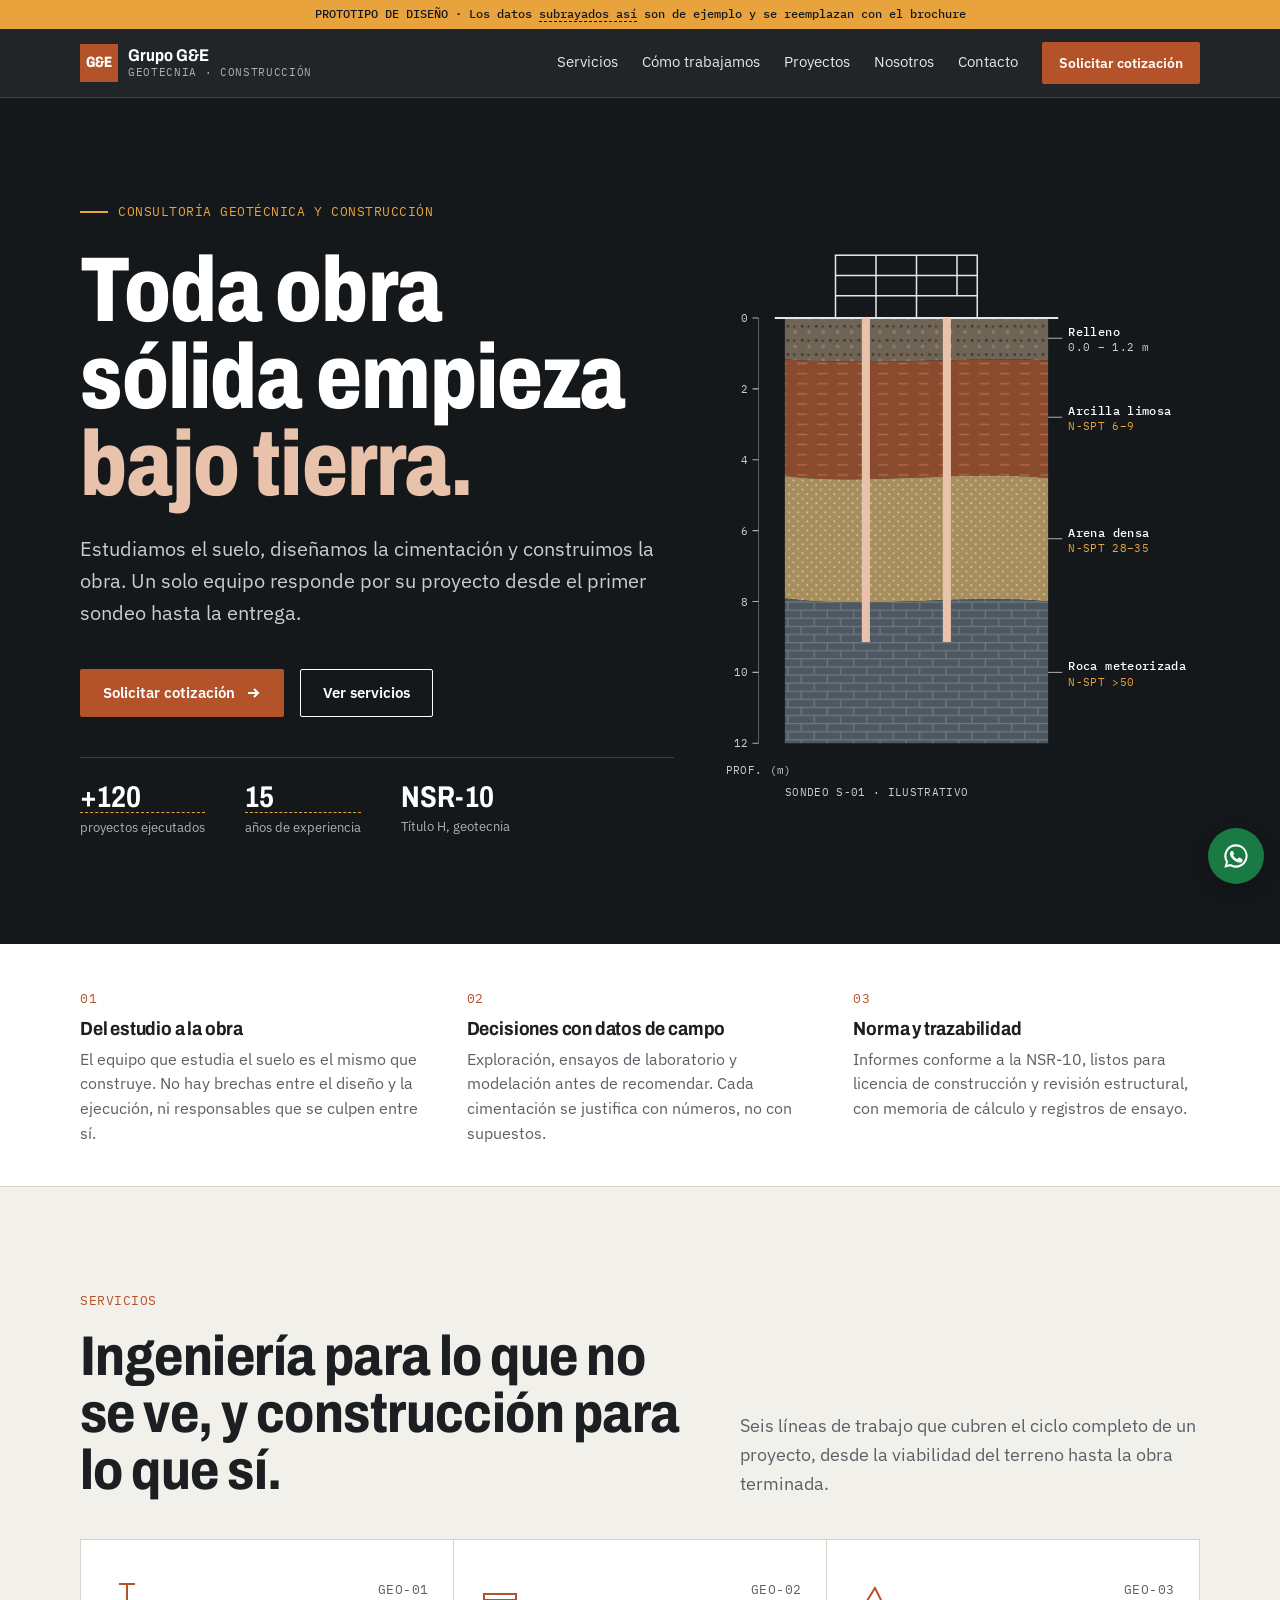
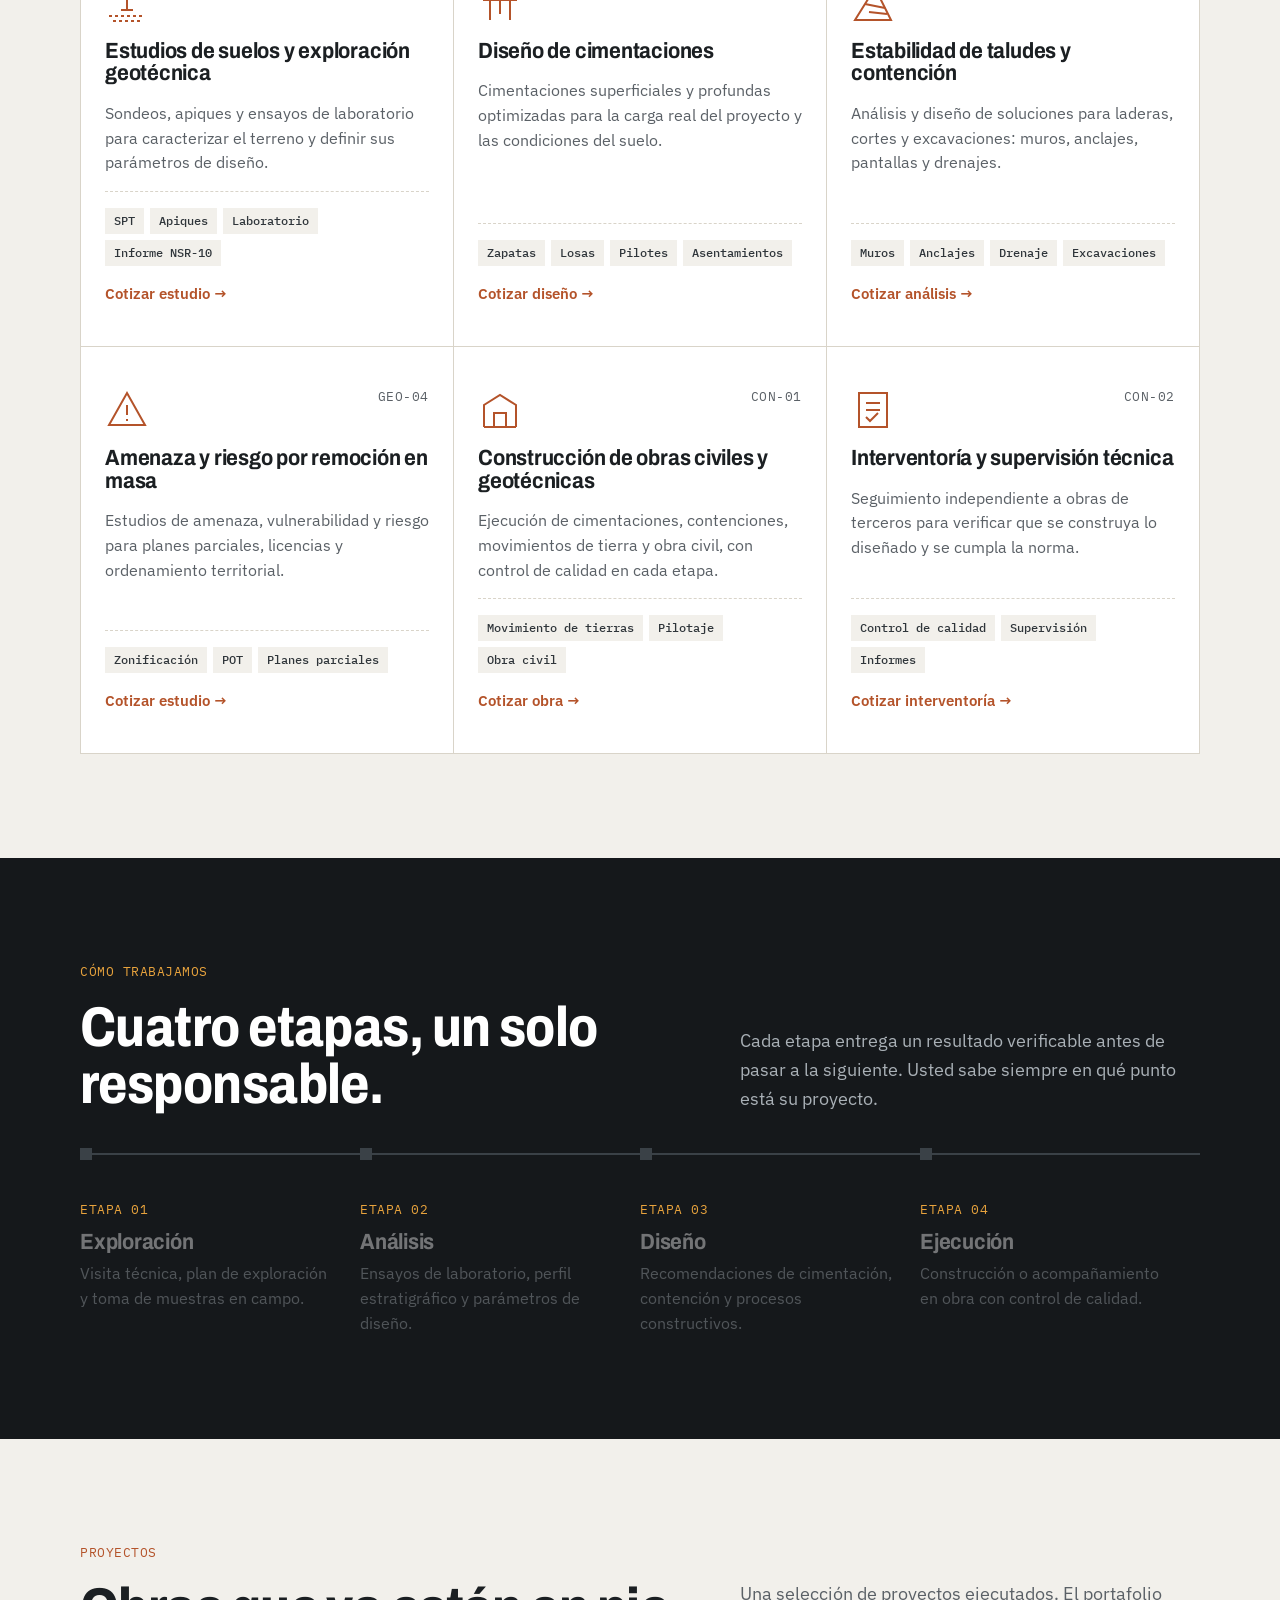
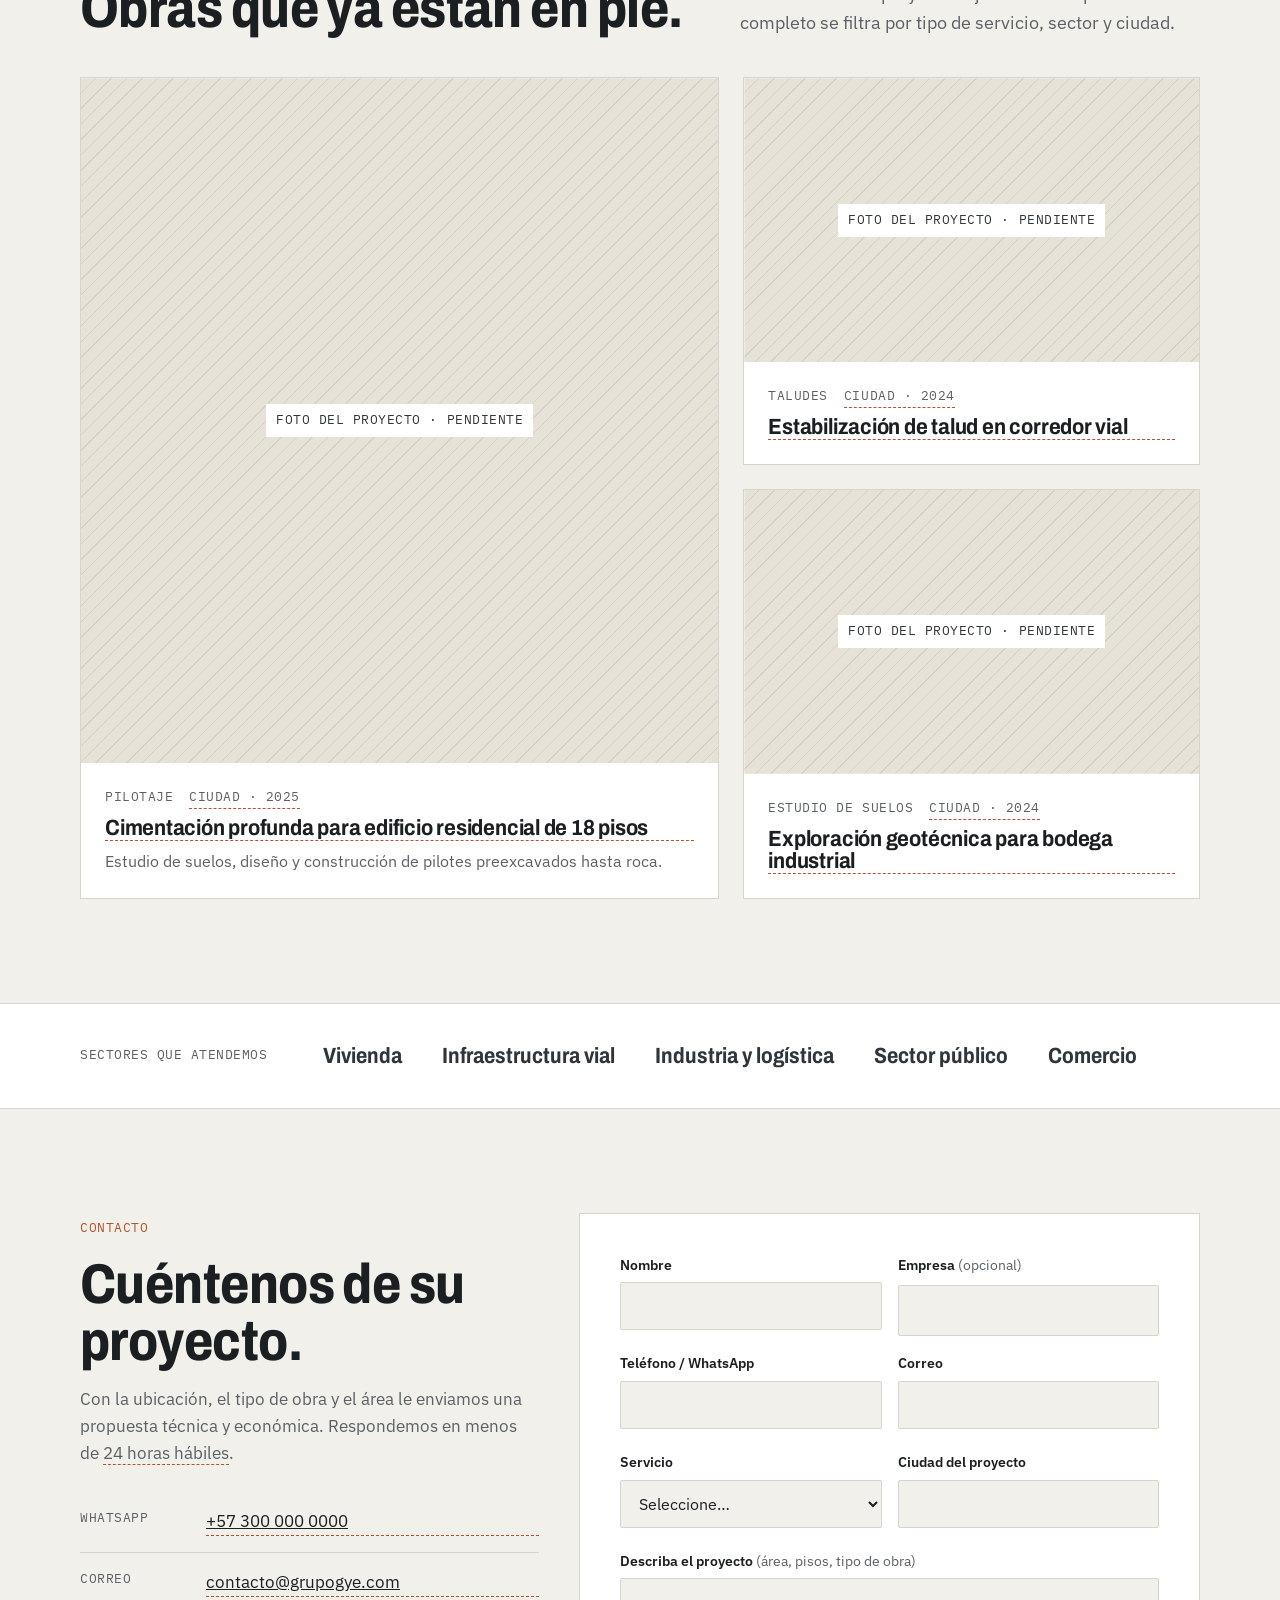
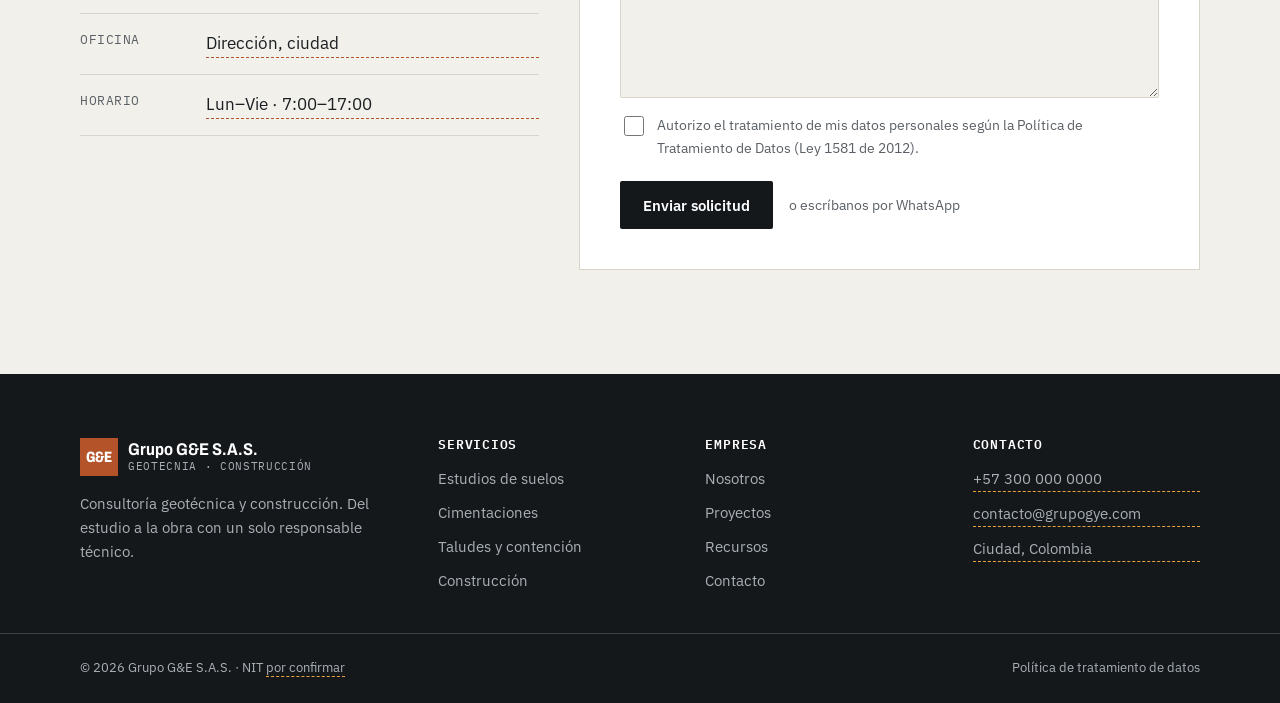
<file: prototipo/index.html>
<!doctype html>
<html lang="es-CO">
<head>
<meta charset="utf-8">
<meta name="viewport" content="width=device-width, initial-scale=1">
<title>Consultoría Geotécnica y Construcción | Grupo G&amp;E S.A.S.</title>
<meta name="description" content="Estudios de suelos, diseño de cimentaciones, estabilidad de taludes y construcción de obras geotécnicas. Del estudio a la obra con un solo responsable técnico.">
<link rel="preconnect" href="https://fonts.googleapis.com">
<link rel="preconnect" href="https://fonts.gstatic.com" crossorigin>
<link href="https://fonts.googleapis.com/css2?family=Archivo:wdth,wght@62..125,400..800&family=IBM+Plex+Mono:wght@400;500&family=IBM+Plex+Sans:wght@400;500;600&display=swap" rel="stylesheet">
<script>if(!window.matchMedia('(prefers-reduced-motion: reduce)').matches&&'IntersectionObserver' in window)document.documentElement.classList.add('motion');</script>
<script type="application/ld+json">
{
  "@context": "https://schema.org",
  "@type": "ProfessionalService",
  "name": "Grupo G&E S.A.S.",
  "description": "Consultoría geotécnica y construcción",
  "url": "https://grupogye.com/",
  "areaServed": "CO"
}
</script>
<style>
:root{
  /* Tokens — ver DESIGN.md */
  --ink:#15181B; --ink-2:#22272B; --ink-3:#2F353A;
  --concrete:#F2F0EB; --paper:#FFFFFF; --line:#D9D4C9; --line-dark:#3A4147;
  --text:#1B1F22; --muted:#5A6066; --muted-dark:#A9B0B6;
  --clay:#B4532A; --clay-dark:#93401E; --clay-soft:#E9C2AC;
  --sand:#E6D5AC; --silt:#9A8466; --rock:#8E99A3; --rock-dark:#5B6670;
  --signal:#E8A33D;
  --f-display:"Archivo", "Arial Narrow", sans-serif;
  --f-body:"IBM Plex Sans", system-ui, sans-serif;
  --f-mono:"IBM Plex Mono", ui-monospace, monospace;
  --s1:4px; --s2:8px; --s3:16px; --s4:24px; --s5:40px; --s6:64px; --s7:104px;
  --radius:2px; --wrap:1200px;
}
*{box-sizing:border-box}
html{scroll-behavior:smooth}
@media (prefers-reduced-motion:reduce){html{scroll-behavior:auto}*{animation:none!important;transition:none!important}}
body{margin:0;background:var(--concrete);color:var(--text);font:400 17px/1.6 var(--f-body);-webkit-font-smoothing:antialiased}
img,svg{display:block;max-width:100%}
a{color:inherit}
:focus-visible{outline:3px solid var(--signal);outline-offset:3px}
.wrap{width:100%;max-width:var(--wrap);margin:0 auto;padding:0 var(--s3)}
@media (min-width:768px){.wrap{padding:0 var(--s5)}}
.mono{font-family:var(--f-mono);font-size:13px;letter-spacing:.04em;text-transform:uppercase}
.skip{position:absolute;left:-999px}.skip:focus{left:16px;top:16px;z-index:99;background:var(--paper);padding:8px 12px}
h1,h2,h3{font-family:var(--f-display);font-stretch:85%;line-height:1.02;margin:0;letter-spacing:-.01em}
h2{font-size:clamp(34px,5vw,56px);font-weight:750}
h3{font-size:22px;font-weight:700;font-stretch:90%}
p{margin:0}
.tbd{border-bottom:1.5px dashed var(--clay);cursor:help}
.on-dark .tbd{border-color:var(--signal)}

/* Aviso de prototipo */
.proto{background:var(--signal);color:var(--ink);text-align:center;padding:6px var(--s3);font:500 12px/1.4 var(--f-mono)}

/* Header */
.hdr{position:sticky;top:0;z-index:50;background:rgba(21,24,27,.94);backdrop-filter:blur(8px);color:#fff;border-bottom:1px solid var(--line-dark)}
.hdr .wrap{display:flex;align-items:center;gap:var(--s4);height:68px}
.logo{display:flex;align-items:center;gap:10px;text-decoration:none;margin-right:auto}
.logo-mark{width:38px;height:38px;background:var(--clay);display:grid;place-items:center;font:800 15px/1 var(--f-display);font-stretch:75%;letter-spacing:.02em}
.logo-txt{font:700 17px/1.05 var(--f-display);font-stretch:85%}
.logo-txt small{display:block;font:400 11px/1.3 var(--f-mono);color:var(--muted-dark);letter-spacing:.06em;text-transform:uppercase}
.nav{display:none;gap:var(--s4)}
.nav a{text-decoration:none;font-size:15px;color:#E4E7EA;padding:8px 0;border-bottom:2px solid transparent}
.nav a:hover{border-color:var(--clay);color:#fff}
.btn{display:inline-flex;align-items:center;justify-content:center;gap:10px;min-height:48px;padding:0 22px;font:600 15px/1 var(--f-body);text-decoration:none;border:1.5px solid transparent;border-radius:var(--radius);cursor:pointer;transition:background .2s,border-color .2s,color .2s}
.btn-clay{background:var(--clay);color:#fff}.btn-clay:hover{background:var(--clay-dark)}
.btn-line{border-color:currentColor;color:inherit;background:transparent}.btn-line:hover{background:rgba(255,255,255,.08)}
.btn-ink{background:var(--ink);color:#fff}.btn-ink:hover{background:var(--ink-3)}
.hdr .btn{min-height:42px;padding:0 16px;font-size:14px;display:none}
.menu-btn{background:none;border:1.5px solid var(--line-dark);color:#fff;width:44px;height:44px;display:grid;place-items:center;cursor:pointer;border-radius:var(--radius)}
.mnav{display:none;background:var(--ink);border-top:1px solid var(--line-dark)}
.mnav.open{display:block}
.mnav a{display:block;padding:14px var(--s3);color:#fff;text-decoration:none;border-bottom:1px solid var(--line-dark)}
@media (min-width:960px){.nav{display:flex}.hdr .btn{display:inline-flex}.menu-btn,.mnav,.mnav.open{display:none}}

/* Hero */
.hero{background:var(--ink);color:#fff;overflow:hidden;position:relative}
.hero .wrap{display:grid;gap:var(--s5);padding-top:var(--s6);padding-bottom:var(--s6)}
@media (min-width:960px){.hero .wrap{grid-template-columns:1.1fr .9fr;align-items:center;padding-top:var(--s7);padding-bottom:var(--s7)}}
.eyebrow{color:var(--signal);display:flex;align-items:center;gap:10px;margin-bottom:var(--s4)}
.eyebrow::before{content:"";width:28px;height:2px;background:var(--signal)}
.hero h1{font-size:clamp(44px,7.4vw,92px);font-weight:800;font-stretch:78%;line-height:.95}
.hero h1 em{font-style:normal;color:var(--clay-soft)}
.hero .lead{font-size:clamp(17px,1.6vw,20px);color:#C9CED3;max-width:34em;margin-top:var(--s4)}
.hero .ctas{display:flex;flex-wrap:wrap;gap:var(--s3);margin-top:var(--s5)}
.hero-facts{display:grid;grid-template-columns:repeat(3,auto);justify-content:start;gap:var(--s4);margin-top:var(--s5);padding-top:var(--s4);border-top:1px solid var(--line-dark)}
.hero-facts b{display:block;font:700 30px/1 var(--f-display);font-stretch:80%;white-space:nowrap}
@media (min-width:768px){.hero-facts{gap:var(--s5)}}
.hero-facts span{color:var(--muted-dark);font-size:13px}
.strata{width:100%;max-width:520px;justify-self:center}
.strata text{font-family:var(--f-mono);font-size:11px;fill:#C9CED3;letter-spacing:.03em}
.strata .lbl{fill:#fff;font-size:12px;font-weight:500}
.strata .nspt{fill:var(--signal)}
.pile{stroke-dasharray:330;stroke-dashoffset:330;animation:drive 1.6s .4s cubic-bezier(.3,.7,.2,1) forwards}
.pile.b{animation-delay:.6s}
@keyframes drive{to{stroke-dashoffset:0}}
@media (prefers-reduced-motion:reduce){.pile{stroke-dashoffset:0}}

/* Secciones */
section{scroll-margin-top:68px}
.sec{padding:var(--s6) 0}
@media (min-width:768px){.sec{padding:var(--s7) 0}}
.sec-head{display:grid;gap:var(--s3);margin-bottom:var(--s5)}
@media (min-width:960px){.sec-head{grid-template-columns:1.35fr 1fr;align-items:end;gap:var(--s5)}}
.sec-head .mono{color:var(--clay);margin-bottom:var(--s3);display:block}
.sec-head p{color:var(--muted);font-size:18px;max-width:32em}

/* Propuesta de valor */
.value{background:var(--paper);border-bottom:1px solid var(--line)}
.value .wrap{display:grid;gap:var(--s4);padding-top:var(--s5);padding-bottom:var(--s5)}
@media (min-width:768px){.value .wrap{grid-template-columns:repeat(3,1fr);gap:var(--s5)}}
.value h3{font-size:19px;margin:var(--s2) 0}
.value p{color:var(--muted);font-size:15.5px}
.value .num{color:var(--clay)}

/* Servicios */
.svc-grid{display:grid;border-top:1px solid var(--line);border-left:1px solid var(--line)}
@media (min-width:700px){.svc-grid{grid-template-columns:repeat(2,1fr)}}
@media (min-width:1040px){.svc-grid{grid-template-columns:repeat(3,1fr)}}
.svc{background:var(--paper);padding:var(--s5) var(--s4);border-right:1px solid var(--line);border-bottom:1px solid var(--line);display:flex;flex-direction:column;gap:var(--s3);transition:background .2s}
.svc:hover{background:#FBFAF7}
.svc-top{display:flex;justify-content:space-between;align-items:flex-start}
.svc-top .mono{color:var(--muted)}
.svc-ico{width:44px;height:44px;color:var(--clay)}
.svc p{color:var(--muted);font-size:15.5px}
.svc ul{list-style:none;margin:auto 0 0;padding:var(--s3) 0 0;border-top:1px dashed var(--line);display:flex;flex-wrap:wrap;gap:6px}
.svc li{font:500 12px/1 var(--f-mono);background:var(--concrete);padding:7px 9px;color:var(--ink-3)}
.svc a.more{font-weight:600;font-size:15px;color:var(--clay);text-decoration:none}
.svc a.more:hover{text-decoration:underline}

/* Proceso */
.process{background:var(--ink);color:#fff}
.process .sec-head p{color:var(--muted-dark)}
.process .sec-head .mono{color:var(--signal)}
.steps{list-style:none;margin:0;padding:0;display:grid;gap:0;counter-reset:s}
@media (min-width:900px){.steps{grid-template-columns:repeat(4,1fr)}}
.step{padding:var(--s4) 0 var(--s4) var(--s5);border-left:2px solid var(--line-dark);position:relative}
.step::before{content:"";position:absolute;left:-7px;top:30px;width:12px;height:12px;background:var(--clay)}
@media (min-width:900px){.step{border-left:0;border-top:2px solid var(--line-dark);padding:var(--s5) var(--s4) 0 0}.step::before{left:0;top:-7px}}
.step .mono{color:var(--signal)}
.step h3{margin:var(--s2) 0 var(--s2)}
.step p{color:var(--muted-dark);font-size:15.5px}

/* Proyectos */
.proj-grid{display:grid;gap:var(--s4)}
@media (min-width:900px){.proj-grid{grid-template-columns:1.4fr 1fr;grid-template-rows:auto auto}.proj:first-child{grid-row:span 2}}
.proj{background:var(--paper);border:1px solid var(--line);display:flex;flex-direction:column;text-decoration:none}
.proj-img{aspect-ratio:16/10;position:relative;display:grid;place-items:center;color:var(--ink-3);
  background-color:#E7E2D7;background-image:repeating-linear-gradient(135deg,transparent 0 10px,rgba(91,102,112,.14) 10px 11px)}
.proj:first-child .proj-img{aspect-ratio:auto;flex:1;min-height:280px}
.proj-img span{background:var(--paper);padding:6px 10px}
.proj-body{padding:var(--s4)}
.proj-meta{display:flex;flex-wrap:wrap;gap:var(--s2) var(--s3);color:var(--muted);margin-bottom:var(--s2)}
.proj-body p{color:var(--muted);font-size:15.5px;margin-top:var(--s2)}
.proj:hover h3{color:var(--clay)}

/* Sectores */
.sectors{background:var(--paper);border-top:1px solid var(--line);border-bottom:1px solid var(--line)}
.sectors .wrap{display:flex;flex-wrap:wrap;align-items:center;gap:var(--s3) var(--s5);padding-top:var(--s5);padding-bottom:var(--s5)}
.sectors .mono{color:var(--muted);flex-basis:100%}
@media (min-width:960px){.sectors .mono{flex-basis:auto;margin-right:var(--s3)}}
.sectors b{font:700 22px/1.1 var(--f-display);font-stretch:85%;color:var(--ink-3)}

/* Contacto */
.contact .wrap{display:grid;gap:var(--s5)}
@media (min-width:960px){.contact .wrap{grid-template-columns:.85fr 1.15fr}}
.contact-info{display:grid;gap:var(--s4);align-content:start}
.contact-info .mono{color:var(--clay)}
.contact-info h2{margin:var(--s3) 0}
.contact-info p{color:var(--muted)}
.cinfo{list-style:none;padding:0;margin:var(--s3) 0 0;display:grid;gap:var(--s3)}
.cinfo li{display:grid;grid-template-columns:110px 1fr;gap:var(--s3);padding-bottom:var(--s3);border-bottom:1px solid var(--line)}
.cinfo .mono{color:var(--muted)}
form{background:var(--paper);border:1px solid var(--line);padding:var(--s4);display:grid;gap:var(--s3)}
@media (min-width:600px){form{grid-template-columns:1fr 1fr;padding:var(--s5)}}
.f{display:grid;gap:6px}
.f.full{grid-column:1/-1}
label{font-weight:600;font-size:14px}
label .opt{font-weight:400;color:var(--muted)}
input,select,textarea{width:100%;font:400 16px/1.4 var(--f-body);color:var(--text);background:var(--concrete);border:1.5px solid var(--line);border-radius:var(--radius);padding:12px 14px;min-height:48px}
textarea{min-height:120px;resize:vertical}
input:focus,select:focus,textarea:focus{outline:none;border-color:var(--clay);background:#fff}
.f.err input,.f.err select,.f.err textarea{border-color:#B3261E}
.msg{font-size:13px;color:#B3261E;min-height:0}
.check{display:flex;gap:10px;align-items:flex-start;font-weight:400;font-size:14px;color:var(--muted)}
.check input{width:20px;height:20px;min-height:0;margin-top:2px;flex:none;accent-color:var(--clay)}
.form-foot{display:flex;flex-wrap:wrap;gap:var(--s3);align-items:center}
.form-ok{grid-column:1/-1;background:#EEF4EC;border-left:4px solid #3E7B3A;padding:var(--s3);display:none}
.form-ok.show{display:block}
.form-err{grid-column:1/-1;background:#FBEAE8;border-left:4px solid #B3261E;padding:var(--s3);display:none}
.form-err.show{display:block}

/* Footer */
footer{background:var(--ink);color:var(--muted-dark);font-size:15px}
footer .wrap{display:grid;gap:var(--s5);padding-top:var(--s6);padding-bottom:var(--s5)}
@media (min-width:860px){footer .wrap{grid-template-columns:1.4fr 1fr 1fr 1fr}}
footer h4{color:#fff;font:600 13px/1 var(--f-mono);letter-spacing:.06em;text-transform:uppercase;margin:0 0 var(--s3)}
footer ul{list-style:none;padding:0;margin:0;display:grid;gap:10px}
footer a{text-decoration:none}footer a:hover{color:#fff;text-decoration:underline}
.legal{border-top:1px solid var(--line-dark)}
.legal .wrap{display:flex;flex-wrap:wrap;justify-content:space-between;gap:var(--s3);padding-top:var(--s4);padding-bottom:var(--s4);font-size:13px;grid-template-columns:none}

/* Movimiento — tarjetas de awesome-ai-motion. Solo con html.motion (sin reduced-motion y con JS) */
.line-mask{display:block;overflow:hidden;padding-bottom:.08em;margin-bottom:-.08em}
.line-mask>span{display:block}
.motion .line-mask>span{transform:translateY(110%);animation:rise 1.05s cubic-bezier(.215,.61,.355,1) forwards;animation-delay:calc(.3s + var(--l,0) * .35s)}
@keyframes rise{to{transform:none}}
.motion .hero .lead,.motion .hero .ctas,.motion .hero-facts{opacity:0;transform:translateY(18px);animation:up .45s cubic-bezier(.165,.84,.44,1) forwards}
.motion .hero .lead{animation-delay:1.05s}.motion .hero .ctas{animation-delay:1.2s}.motion .hero-facts{animation-delay:1.5s}
@keyframes up{to{opacity:1;transform:none}}
.motion .st-l{opacity:0;transition:opacity .4s ease}
.motion .st-l path{stroke-dasharray:16;stroke-dashoffset:16;transition:stroke-dashoffset .65s linear}
.motion .st-l text{opacity:0;transition:opacity .45s cubic-bezier(.215,.61,.355,1) .5s}
.motion .st-l.on,.motion .st-l.on text{opacity:1}.motion .st-l.on path{stroke-dashoffset:0}
.pile{animation-delay:1.45s}.pile.b{animation-delay:1.65s}
.motion [data-reveal]{opacity:0;transform:translateY(24px);transition:opacity .55s cubic-bezier(.215,.61,.355,1),transform .55s cubic-bezier(.215,.61,.355,1);transition-delay:calc(var(--i,0) * 60ms)}
.motion [data-reveal].in{opacity:1;transform:none}
.motion .proj-img{clip-path:inset(0 100% 0 0);transition:clip-path .9s cubic-bezier(.645,.045,.355,1) .15s}
.motion .proj.in .proj-img{clip-path:inset(0 0 0 0)}
.svc-ico{transition:transform .5s cubic-bezier(.34,1.56,.64,1)}
.svc:hover .svc-ico{transform:translateY(-4px) rotate(-4deg)}
.steps{position:relative}
.steps::after{content:"";position:absolute;background:var(--clay);left:0;top:0;width:2px;height:100%;transform-origin:top;transform:scaleY(var(--p,1))}
@media (min-width:900px){.steps::after{width:100%;height:2px;top:0;transform-origin:left;transform:scaleX(var(--p,1))}}
.motion .steps::after{transform:scaleY(var(--p,0))}
@media (min-width:900px){.motion .steps::after{transform:scaleX(var(--p,0))}}
.motion .step h3,.motion .step p{opacity:.4;transition:opacity .4s ease}
.motion .step::before{background:var(--line-dark);transition:background .3s ease,transform .45s cubic-bezier(.34,1.56,.64,1)}
.motion .step.on h3,.motion .step.on p{opacity:1}
.motion .step.on::before{background:var(--clay);transform:scale(1.25)}
.hdr{transition:box-shadow .3s ease}.hdr.scrolled{box-shadow:0 8px 24px rgba(0,0,0,.25)}

/* WhatsApp flotante */
.wa{position:fixed;right:16px;bottom:16px;z-index:60;width:56px;height:56px;border-radius:50%;background:#1A7A43;color:#fff;display:grid;place-items:center;box-shadow:0 6px 20px rgba(0,0,0,.25)}
.wa:hover{background:#14633A}
</style>
</head>
<body>
<a class="skip" href="#contenido">Saltar al contenido</a>
<div class="proto" role="note">PROTOTIPO DE DISEÑO · Los datos <span style="border-bottom:1.5px dashed currentColor">subrayados así</span> son de ejemplo y se reemplazan con el brochure</div>

<header class="hdr">
  <div class="wrap">
    <a class="logo" href="#" aria-label="Grupo G&amp;E, inicio">
      <span class="logo-mark" aria-hidden="true">G&amp;E</span>
      <span class="logo-txt">Grupo G&amp;E<small>Geotecnia · Construcción</small></span>
    </a>
    <nav class="nav" aria-label="Principal">
      <a href="#servicios">Servicios</a><a href="#proceso">Cómo trabajamos</a><a href="#proyectos">Proyectos</a><a href="#nosotros">Nosotros</a><a href="#contacto">Contacto</a>
    </nav>
    <a class="btn btn-clay" href="#contacto">Solicitar cotización</a>
    <button class="menu-btn" aria-expanded="false" aria-controls="mnav" aria-label="Abrir menú">
      <svg width="20" height="20" viewBox="0 0 20 20" aria-hidden="true"><path d="M2 5h16M2 10h16M2 15h16" stroke="currentColor" stroke-width="2"/></svg>
    </button>
  </div>
  <nav class="mnav" id="mnav" aria-label="Principal móvil">
    <a href="#servicios">Servicios</a><a href="#proceso">Cómo trabajamos</a><a href="#proyectos">Proyectos</a><a href="#nosotros">Nosotros</a><a href="#contacto">Solicitar cotización</a>
  </nav>
</header>

<main id="contenido">
<section class="hero on-dark" aria-labelledby="h1">
  <div class="wrap">
    <div>
      <p class="mono eyebrow">Consultoría geotécnica y construcción</p>
      <h1 id="h1"><span class="line-mask"><span style="--l:0">Toda obra</span></span><span class="line-mask"><span style="--l:1">sólida empieza</span></span><span class="line-mask"><span style="--l:2"><em>bajo tierra.</em></span></span></h1>
      <p class="lead">Estudiamos el suelo, diseñamos la cimentación y construimos la obra. Un solo equipo responde por su proyecto desde el primer sondeo hasta la entrega.</p>
      <div class="ctas">
        <a class="btn btn-clay" href="#contacto">Solicitar cotización
          <svg width="16" height="16" viewBox="0 0 16 16" aria-hidden="true"><path d="M3 8h10M9 4l4 4-4 4" stroke="currentColor" stroke-width="2" fill="none"/></svg></a>
        <a class="btn btn-line" href="#servicios">Ver servicios</a>
      </div>
      <div class="hero-facts">
        <div><b class="tbd" title="Por confirmar con el brochure" data-count="120" data-prefix="+">+120</b><span>proyectos ejecutados</span></div>
        <div><b class="tbd" title="Por confirmar con el brochure" data-count="15">15</b><span>años de experiencia</span></div>
        <div><b>NSR-10</b><span>Título H, geotecnia</span></div>
      </div>
    </div>

    <!-- Perfil estratigráfico: firma visual de la marca -->
    <svg class="strata" viewBox="0 0 480 560" role="img" aria-labelledby="st-t st-d">
      <title id="st-t">Perfil estratigráfico ilustrativo</title>
      <desc id="st-d">Corte del suelo con relleno, arcilla limosa, arena densa y roca meteorizada; dos pilotes de cimentación llegan hasta la roca.</desc>
      <defs>
        <pattern id="pf" width="14" height="14" patternUnits="userSpaceOnUse"><rect width="14" height="14" fill="#6F6455"/><circle cx="3" cy="4" r="1.4" fill="#3E3830"/><circle cx="10" cy="10" r="1.8" fill="#8C7F6C"/><path d="M8 3l3 1-2 2z" fill="#3E3830"/></pattern>
        <pattern id="pc" width="20" height="10" patternUnits="userSpaceOnUse"><rect width="20" height="10" fill="#8A4A2E"/><path d="M2 5h10" stroke="#B26A47" stroke-width="1.4"/></pattern>
        <pattern id="ps" width="9" height="9" patternUnits="userSpaceOnUse"><rect width="9" height="9" fill="#A68E5E"/><circle cx="2" cy="2" r="1" fill="#D9C38F"/><circle cx="6.5" cy="6.5" r="1" fill="#D9C38F"/></pattern>
        <pattern id="pr" width="26" height="16" patternUnits="userSpaceOnUse"><rect width="26" height="16" fill="#4E5861"/><path d="M0 .5h26M0 8.5h26M8 .5v8M21 8.5v8" stroke="#6E7a85" stroke-width="1.2"/></pattern>
        <clipPath id="dig"><rect id="digRect" x="60" y="78" width="290" height="430"/></clipPath>
      </defs>
      <!-- Estructura en superficie -->
      <g stroke="#E4E7EA" stroke-width="1.5" fill="none">
        <rect x="120" y="18" width="140" height="62"/>
        <path d="M120 38h140M120 58h140M160 18v62M200 18v62M240 18v40"/>
      </g>
      <!-- Capas: superficie y=80; 35 px por metro -->
      <g clip-path="url(#dig)">
      <path d="M70 80H330V122C260 118 160 127 70 121Z" fill="url(#pf)"/>
      <path d="M70 121C160 127 260 118 330 122V238C250 230 150 246 70 236Z" fill="url(#pc)"/>
      <path d="M70 236C150 246 250 230 330 238V360C240 352 160 368 70 357Z" fill="url(#ps)"/>
      <path d="M70 357C160 368 240 352 330 360V500H70Z" fill="url(#pr)"/>
      </g>
      <path d="M60 80H340" stroke="#E4E7EA" stroke-width="2"/>
      <!-- Pilotes -->
      <line class="pile" x1="150" y1="80" x2="150" y2="400" stroke="#E9C2AC" stroke-width="8"/>
      <line class="pile b" x1="230" y1="80" x2="230" y2="400" stroke="#E9C2AC" stroke-width="8"/>
      <!-- Eje de profundidad -->
      <g>
        <path d="M44 80V500" stroke="#5A6066"/>
        <path d="M38 80h6M38 150h6M38 220h6M38 290h6M38 360h6M38 430h6M38 500h6" stroke="#A9B0B6"/>
        <text x="34" y="84" text-anchor="end">0</text><text x="34" y="154" text-anchor="end">2</text><text x="34" y="224" text-anchor="end">4</text>
        <text x="34" y="294" text-anchor="end">6</text><text x="34" y="364" text-anchor="end">8</text><text x="34" y="434" text-anchor="end">10</text><text x="34" y="504" text-anchor="end">12</text>
        <text x="44" y="530" text-anchor="middle">PROF. (m)</text>
      </g>
      <!-- Etiquetas de estratos -->
      <g class="st-l" data-y="100"><path d="M330 100h14" stroke="#A9B0B6"/><text class="lbl" x="350" y="98">Relleno</text><text x="350" y="113">0.0 – 1.2 m</text></g>
      <g class="st-l" data-y="178"><path d="M330 178h14" stroke="#A9B0B6"/><text class="lbl" x="350" y="176">Arcilla limosa</text><text class="nspt" x="350" y="191">N-SPT 6–9</text></g>
      <g class="st-l" data-y="298"><path d="M330 298h14" stroke="#A9B0B6"/><text class="lbl" x="350" y="296">Arena densa</text><text class="nspt" x="350" y="311">N-SPT 28–35</text></g>
      <g class="st-l" data-y="430"><path d="M330 430h14" stroke="#A9B0B6"/><text class="lbl" x="350" y="428">Roca meteorizada</text><text class="nspt" x="350" y="443">N-SPT &gt;50</text></g>
      <text x="70" y="552" fill="#5A6066">SONDEO S-01 · ILUSTRATIVO</text>
    </svg>
  </div>
</section>

<section class="value" aria-label="Por qué Grupo G&amp;E">
  <div class="wrap">
    <div><span class="mono num">01</span><h3>Del estudio a la obra</h3><p>El equipo que estudia el suelo es el mismo que construye. No hay brechas entre el diseño y la ejecución, ni responsables que se culpen entre sí.</p></div>
    <div><span class="mono num">02</span><h3>Decisiones con datos de campo</h3><p>Exploración, ensayos de laboratorio y modelación antes de recomendar. Cada cimentación se justifica con números, no con supuestos.</p></div>
    <div><span class="mono num">03</span><h3>Norma y trazabilidad</h3><p>Informes conforme a la NSR-10, listos para licencia de construcción y revisión estructural, con memoria de cálculo y registros de ensayo.</p></div>
  </div>
</section>

<section class="sec" id="servicios" aria-labelledby="h-svc">
  <div class="wrap">
    <div class="sec-head">
      <div><span class="mono">Servicios</span><h2 id="h-svc">Ingeniería para lo que no se ve, y construcción para lo que sí.</h2></div>
      <p>Seis líneas de trabajo que cubren el ciclo completo de un proyecto, desde la viabilidad del terreno hasta la obra terminada.</p>
    </div>
    <div class="svc-grid">
      <article class="svc">
        <div class="svc-top"><svg class="svc-ico" viewBox="0 0 44 44" aria-hidden="true" fill="none" stroke="currentColor" stroke-width="2"><path d="M22 4v26M16 30h12M14 4h16"/><path d="M4 36h36M8 41h28" stroke-dasharray="3 3"/></svg><span class="mono">GEO-01</span></div>
        <h3>Estudios de suelos y exploración geotécnica</h3>
        <p>Sondeos, apiques y ensayos de laboratorio para caracterizar el terreno y definir sus parámetros de diseño.</p>
        <ul><li>SPT</li><li>Apiques</li><li>Laboratorio</li><li>Informe NSR-10</li></ul>
        <a class="more" href="#contacto">Cotizar estudio →</a>
      </article>
      <article class="svc">
        <div class="svc-top"><svg class="svc-ico" viewBox="0 0 44 44" aria-hidden="true" fill="none" stroke="currentColor" stroke-width="2"><path d="M6 14h32v6H6zM12 20v20M32 20v20M22 20v14"/></svg><span class="mono">GEO-02</span></div>
        <h3>Diseño de cimentaciones</h3>
        <p>Cimentaciones superficiales y profundas optimizadas para la carga real del proyecto y las condiciones del suelo.</p>
        <ul><li>Zapatas</li><li>Losas</li><li>Pilotes</li><li>Asentamientos</li></ul>
        <a class="more" href="#contacto">Cotizar diseño →</a>
      </article>
      <article class="svc">
        <div class="svc-top"><svg class="svc-ico" viewBox="0 0 44 44" aria-hidden="true" fill="none" stroke="currentColor" stroke-width="2"><path d="M4 40L24 8l16 32z"/><path d="M14 24l20 4M18 32l18 2"/></svg><span class="mono">GEO-03</span></div>
        <h3>Estabilidad de taludes y contención</h3>
        <p>Análisis y diseño de soluciones para laderas, cortes y excavaciones: muros, anclajes, pantallas y drenajes.</p>
        <ul><li>Muros</li><li>Anclajes</li><li>Drenaje</li><li>Excavaciones</li></ul>
        <a class="more" href="#contacto">Cotizar análisis →</a>
      </article>
      <article class="svc">
        <div class="svc-top"><svg class="svc-ico" viewBox="0 0 44 44" aria-hidden="true" fill="none" stroke="currentColor" stroke-width="2"><path d="M22 6l18 32H4z"/><path d="M22 18v10M22 32v2"/></svg><span class="mono">GEO-04</span></div>
        <h3>Amenaza y riesgo por remoción en masa</h3>
        <p>Estudios de amenaza, vulnerabilidad y riesgo para planes parciales, licencias y ordenamiento territorial.</p>
        <ul><li>Zonificación</li><li>POT</li><li>Planes parciales</li></ul>
        <a class="more" href="#contacto">Cotizar estudio →</a>
      </article>
      <article class="svc">
        <div class="svc-top"><svg class="svc-ico" viewBox="0 0 44 44" aria-hidden="true" fill="none" stroke="currentColor" stroke-width="2"><path d="M6 40V18l16-10 16 10v22M6 40h32M16 40V26h12v14"/></svg><span class="mono">CON-01</span></div>
        <h3>Construcción de obras civiles y geotécnicas</h3>
        <p>Ejecución de cimentaciones, contenciones, movimientos de tierra y obra civil, con control de calidad en cada etapa.</p>
        <ul><li>Movimiento de tierras</li><li>Pilotaje</li><li>Obra civil</li></ul>
        <a class="more" href="#contacto">Cotizar obra →</a>
      </article>
      <article class="svc">
        <div class="svc-top"><svg class="svc-ico" viewBox="0 0 44 44" aria-hidden="true" fill="none" stroke="currentColor" stroke-width="2"><rect x="8" y="6" width="28" height="34"/><path d="M15 16h14M15 23h14M15 30l4 4 8-8"/></svg><span class="mono">CON-02</span></div>
        <h3>Interventoría y supervisión técnica</h3>
        <p>Seguimiento independiente a obras de terceros para verificar que se construya lo diseñado y se cumpla la norma.</p>
        <ul><li>Control de calidad</li><li>Supervisión</li><li>Informes</li></ul>
        <a class="more" href="#contacto">Cotizar interventoría →</a>
      </article>
    </div>
  </div>
</section>

<section class="sec process on-dark" id="proceso" aria-labelledby="h-proc">
  <div class="wrap">
    <div class="sec-head">
      <div><span class="mono">Cómo trabajamos</span><h2 id="h-proc">Cuatro etapas, un solo responsable.</h2></div>
      <p>Cada etapa entrega un resultado verificable antes de pasar a la siguiente. Usted sabe siempre en qué punto está su proyecto.</p>
    </div>
    <ol class="steps">
      <li class="step"><span class="mono">Etapa 01</span><h3>Exploración</h3><p>Visita técnica, plan de exploración y toma de muestras en campo.</p></li>
      <li class="step"><span class="mono">Etapa 02</span><h3>Análisis</h3><p>Ensayos de laboratorio, perfil estratigráfico y parámetros de diseño.</p></li>
      <li class="step"><span class="mono">Etapa 03</span><h3>Diseño</h3><p>Recomendaciones de cimentación, contención y procesos constructivos.</p></li>
      <li class="step"><span class="mono">Etapa 04</span><h3>Ejecución</h3><p>Construcción o acompañamiento en obra con control de calidad.</p></li>
    </ol>
  </div>
</section>

<section class="sec" id="proyectos" aria-labelledby="h-proj">
  <div class="wrap">
    <div class="sec-head">
      <div><span class="mono">Proyectos</span><h2 id="h-proj">Obras que ya están en pie.</h2></div>
      <p>Una selección de proyectos ejecutados. El portafolio completo se filtra por tipo de servicio, sector y ciudad.</p>
    </div>
    <div class="proj-grid">
      <a class="proj" href="#contacto">
        <div class="proj-img"><span class="mono">Foto del proyecto · pendiente</span></div>
        <div class="proj-body">
          <div class="proj-meta mono"><span>Pilotaje</span><span class="tbd" title="Por confirmar">Ciudad · 2025</span></div>
          <h3 class="tbd" title="Por confirmar con el brochure">Cimentación profunda para edificio residencial de 18 pisos</h3>
          <p>Estudio de suelos, diseño y construcción de pilotes preexcavados hasta roca.</p>
        </div>
      </a>
      <a class="proj" href="#contacto">
        <div class="proj-img"><span class="mono">Foto del proyecto · pendiente</span></div>
        <div class="proj-body">
          <div class="proj-meta mono"><span>Taludes</span><span class="tbd" title="Por confirmar">Ciudad · 2024</span></div>
          <h3 class="tbd" title="Por confirmar con el brochure">Estabilización de talud en corredor vial</h3>
        </div>
      </a>
      <a class="proj" href="#contacto">
        <div class="proj-img"><span class="mono">Foto del proyecto · pendiente</span></div>
        <div class="proj-body">
          <div class="proj-meta mono"><span>Estudio de suelos</span><span class="tbd" title="Por confirmar">Ciudad · 2024</span></div>
          <h3 class="tbd" title="Por confirmar con el brochure">Exploración geotécnica para bodega industrial</h3>
        </div>
      </a>
    </div>
  </div>
</section>

<section class="sectors" id="nosotros" aria-label="Sectores atendidos">
  <div class="wrap">
    <span class="mono">Sectores que atendemos</span>
    <b>Vivienda</b><b>Infraestructura vial</b><b>Industria y logística</b><b>Sector público</b><b>Comercio</b>
  </div>
</section>

<section class="sec contact" id="contacto" aria-labelledby="h-cont">
  <div class="wrap">
    <div class="contact-info">
      <div>
        <span class="mono">Contacto</span>
        <h2 id="h-cont">Cuéntenos de su proyecto.</h2>
        <p>Con la ubicación, el tipo de obra y el área le enviamos una propuesta técnica y económica. Respondemos en menos de <span class="tbd" title="Por confirmar">24 horas hábiles</span>.</p>
      </div>
      <ul class="cinfo">
        <li><span class="mono">WhatsApp</span><a class="tbd" href="#" title="Número por confirmar">+57 300 000 0000</a></li>
        <li><span class="mono">Correo</span><a class="tbd" href="#" title="Correo por confirmar">contacto@grupogye.com</a></li>
        <li><span class="mono">Oficina</span><span class="tbd" title="Dirección por confirmar">Dirección, ciudad</span></li>
        <li><span class="mono">Horario</span><span class="tbd" title="Por confirmar">Lun–Vie · 7:00–17:00</span></li>
      </ul>
    </div>

    <form id="cotizar" novalidate aria-labelledby="h-cont">
      <div class="f"><label for="nombre">Nombre</label><input id="nombre" name="nombre" autocomplete="name" required><span class="msg" aria-live="polite"></span></div>
      <div class="f"><label for="empresa">Empresa <span class="opt">(opcional)</span></label><input id="empresa" name="empresa" autocomplete="organization"></div>
      <div class="f"><label for="tel">Teléfono / WhatsApp</label><input id="tel" name="tel" type="tel" autocomplete="tel" inputmode="tel" required><span class="msg" aria-live="polite"></span></div>
      <div class="f"><label for="email">Correo</label><input id="email" name="email" type="email" autocomplete="email" required><span class="msg" aria-live="polite"></span></div>
      <div class="f"><label for="servicio">Servicio</label>
        <select id="servicio" name="servicio" required>
          <option value="">Seleccione…</option><option>Estudio de suelos</option><option>Diseño de cimentaciones</option><option>Taludes y contención</option><option>Amenaza y riesgo</option><option>Construcción</option><option>Interventoría</option><option>No estoy seguro</option>
        </select><span class="msg" aria-live="polite"></span></div>
      <div class="f"><label for="ciudad">Ciudad del proyecto</label><input id="ciudad" name="ciudad" required><span class="msg" aria-live="polite"></span></div>
      <div class="f full"><label for="detalle">Describa el proyecto <span class="opt">(área, pisos, tipo de obra)</span></label><textarea id="detalle" name="detalle"></textarea></div>
      <div class="f full"><label class="check"><input type="checkbox" id="habeas" required> Autorizo el tratamiento de mis datos personales según la Política de Tratamiento de Datos (Ley 1581 de 2012).</label><span class="msg" aria-live="polite"></span></div>
      <div class="form-foot full f"><button class="btn btn-ink" type="submit">Enviar solicitud</button><span style="font-size:14px;color:var(--muted)">o escríbanos por WhatsApp</span></div>
      <output class="form-ok" tabindex="-1"><b>Solicitud recibida.</b> Un ingeniero le contactará pronto. <em>(Prototipo: en WordPress el envío lo hará el formulario real.)</em></output>
      <div class="form-err" role="alert" tabindex="-1"><b>Revise los campos marcados.</b> Faltan datos para poder cotizar.</div>
    </form>
  </div>
</section>
</main>

<footer class="on-dark">
  <div class="wrap">
    <div>
      <a class="logo" href="#" style="margin-bottom:16px;color:#fff"><span class="logo-mark" aria-hidden="true">G&amp;E</span><span class="logo-txt">Grupo G&amp;E S.A.S.<small>Geotecnia · Construcción</small></span></a>
      <p>Consultoría geotécnica y construcción. Del estudio a la obra con un solo responsable técnico.</p>
    </div>
    <div><h4>Servicios</h4><ul><li><a href="#servicios">Estudios de suelos</a></li><li><a href="#servicios">Cimentaciones</a></li><li><a href="#servicios">Taludes y contención</a></li><li><a href="#servicios">Construcción</a></li></ul></div>
    <div><h4>Empresa</h4><ul><li><a href="#nosotros">Nosotros</a></li><li><a href="#proyectos">Proyectos</a></li><li><a href="#">Recursos</a></li><li><a href="#contacto">Contacto</a></li></ul></div>
    <div><h4>Contacto</h4><ul><li class="tbd">+57 300 000 0000</li><li class="tbd">contacto@grupogye.com</li><li class="tbd">Ciudad, Colombia</li></ul></div>
  </div>
  <div class="legal"><div class="wrap"><span>© 2026 Grupo G&amp;E S.A.S. · NIT <span class="tbd">por confirmar</span></span><a href="#">Política de tratamiento de datos</a></div></div>
</footer>

<a class="wa" href="#" aria-label="Escribir por WhatsApp (número por confirmar)">
  <svg width="28" height="28" viewBox="0 0 24 24" aria-hidden="true" fill="currentColor"><path d="M12 2a10 10 0 0 0-8.6 15.1L2 22l5-1.3A10 10 0 1 0 12 2zm0 18.2a8.2 8.2 0 0 1-4.2-1.2l-.3-.2-3 .8.8-2.9-.2-.3A8.2 8.2 0 1 1 12 20.2zm4.5-6.1c-.2-.1-1.5-.7-1.7-.8s-.4-.1-.6.1-.7.8-.8 1-.3.2-.5.1a6.7 6.7 0 0 1-3.3-2.9c-.3-.4.3-.4.7-1.3.1-.2 0-.3 0-.4l-.8-1.8c-.2-.5-.4-.4-.6-.4h-.5a1 1 0 0 0-.7.3 3 3 0 0 0-.9 2.2 5.2 5.2 0 0 0 1.1 2.8 11.9 11.9 0 0 0 4.6 4c1.7.7 2.4.8 3.2.7a2.8 2.8 0 0 0 1.8-1.3 2.3 2.3 0 0 0 .2-1.3c-.1-.1-.3-.2-.5-.3z"/></svg>
</a>

<script>
(function(){
  var b=document.querySelector('.menu-btn'),m=document.getElementById('mnav');
  b.addEventListener('click',function(){var o=m.classList.toggle('open');b.setAttribute('aria-expanded',o);b.setAttribute('aria-label',o?'Cerrar menú':'Abrir menú');});
  m.addEventListener('click',function(e){if(e.target.tagName==='A'){m.classList.remove('open');b.setAttribute('aria-expanded','false');}});

  var hdr=document.querySelector('.hdr');
  addEventListener('scroll',function(){hdr.classList.toggle('scrolled',scrollY>8);},{passive:true});
  if(document.documentElement.classList.contains('motion')){initMotion();}

  function initMotion(){
    function ease(t){return 1-Math.pow(1-t,3);}
    function tween(dur,delay,fn){
      var t0=null;
      function step(ts){
        if(t0===null){t0=ts+delay;}
        var t=Math.min(Math.max((ts-t0)/dur,0),1);
        fn(ease(t));
        if(t<1){requestAnimationFrame(step);}
      }
      requestAnimationFrame(step);
    }
    // Excavación del perfil: se revela de arriba abajo y cada etiqueta aparece al alcanzar su estrato
    var dig=document.getElementById('digRect'),labels=document.querySelectorAll('.st-l');
    dig.setAttribute('height','0');
    tween(1300,250,function(k){
      var y=78+430*k;
      dig.setAttribute('height',String(430*k));
      labels.forEach(function(g){if(y>=+g.dataset.y){g.classList.add('on');}});
    });
    // Contadores de las cifras del hero
    document.querySelectorAll('[data-count]').forEach(function(el){
      var end=+el.dataset.count,pre=el.dataset.prefix||'';
      el.textContent=pre+'0';
      tween(1650,1800,function(k){el.textContent=pre+Math.round(end*k);});
    });
    // Aparición escalonada al entrar en pantalla
    ['.sec-head','.value .wrap>div','.svc','.proj','.sectors b','.contact-info, #cotizar'].forEach(function(sel){
      document.querySelectorAll(sel).forEach(function(el,i){el.setAttribute('data-reveal','');el.style.setProperty('--i',i%6);});
    });
    var io=new IntersectionObserver(function(entries){
      entries.forEach(function(e){if(e.isIntersecting){e.target.classList.add('in');io.unobserve(e.target);}});
    },{rootMargin:'0px 0px -12% 0px'});
    document.querySelectorAll('[data-reveal]').forEach(function(el){io.observe(el);});
    // Proceso: la línea avanza con el scroll y enciende cada etapa
    var steps=document.querySelector('.steps'),items=steps.querySelectorAll('.step'),ticking=false;
    function scrub(){
      ticking=false;
      var r=steps.getBoundingClientRect(),vh=innerHeight;
      var p=Math.min(Math.max((vh*.85-r.top)/(vh*.6),0),1);
      steps.style.setProperty('--p',p.toFixed(3));
      items.forEach(function(it,i){it.classList.toggle('on',p>=i/items.length+.05);});
    }
    addEventListener('scroll',function(){if(!ticking){ticking=true;requestAnimationFrame(scrub);}},{passive:true});
    scrub();
  }

  var f=document.getElementById('cotizar'),ok=f.querySelector('.form-ok'),er=f.querySelector('.form-err');
  function validEmail(v){
    var at=v.indexOf('@'),dot=v.lastIndexOf('.');
    return !v.includes(' ')&&at>0&&at===v.lastIndexOf('@')&&dot>at+1&&dot<v.length-1;
  }
  function check(el){
    var w=el.closest('.f'),msg=w.querySelector('.msg'),t='';
    if(el.type==='checkbox'){
      if(!el.checked){t='Necesitamos su autorización para responderle.';}
    }else if(!el.value.trim()){
      t='Este campo es obligatorio.';
    }else if(el.type==='email'&&!validEmail(el.value)){
      t='Escriba un correo válido.';
    }else if(el.type==='tel'&&el.value.replace(/\D/g,'').length<7){
      t='Escriba un teléfono válido.';
    }
    w.classList.toggle('err',!!t);
    el.setAttribute('aria-invalid',!!t);
    if(msg){msg.textContent=t;}
    return !t;
  }
  f.querySelectorAll('[required]').forEach(function(el){el.addEventListener('blur',function(){check(el)});});
  f.addEventListener('submit',function(e){
    e.preventDefault();var good=true,first=null;
    f.querySelectorAll('[required]').forEach(function(el){if(!check(el)){good=false;first=first||el;}});
    ok.classList.toggle('show',good);er.classList.toggle('show',!good);
    if(good){f.reset();ok.focus();}else{first.focus();}
  });
})();
</script>
</body>
</html>
</file>
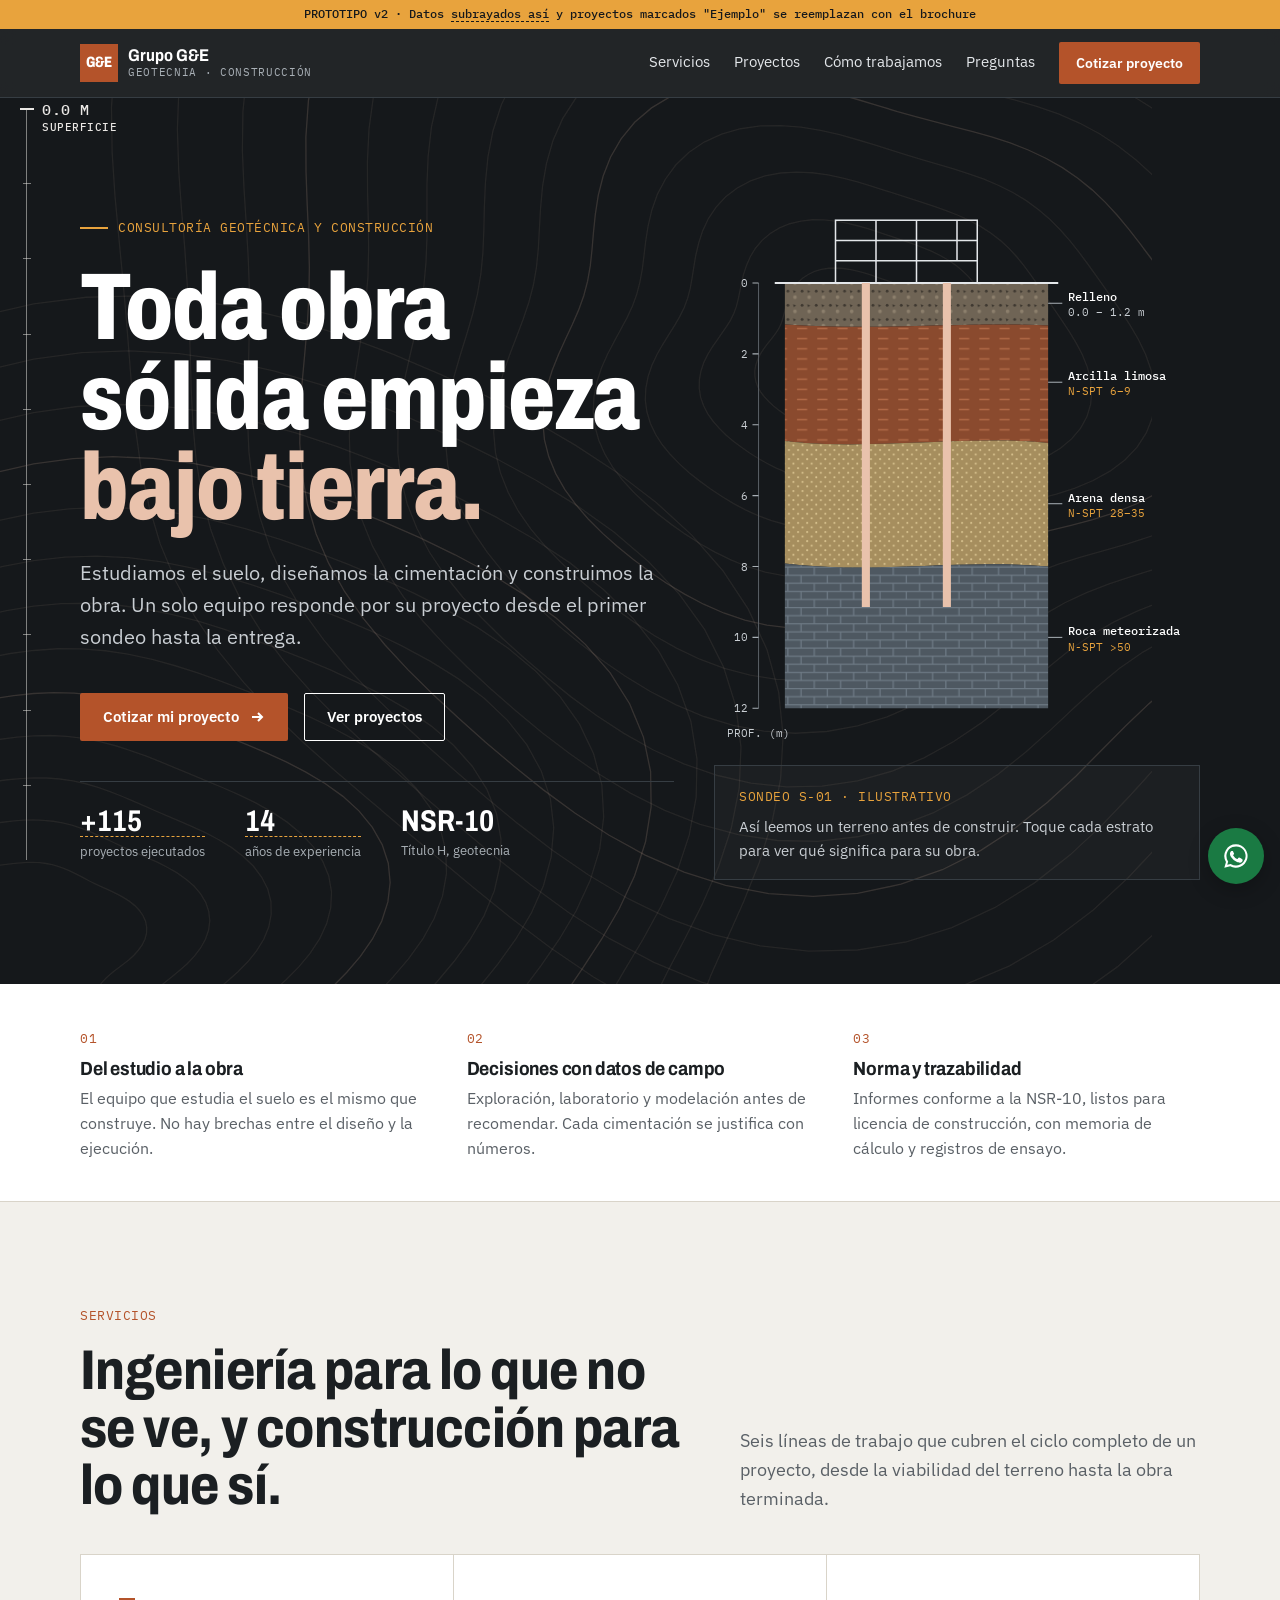
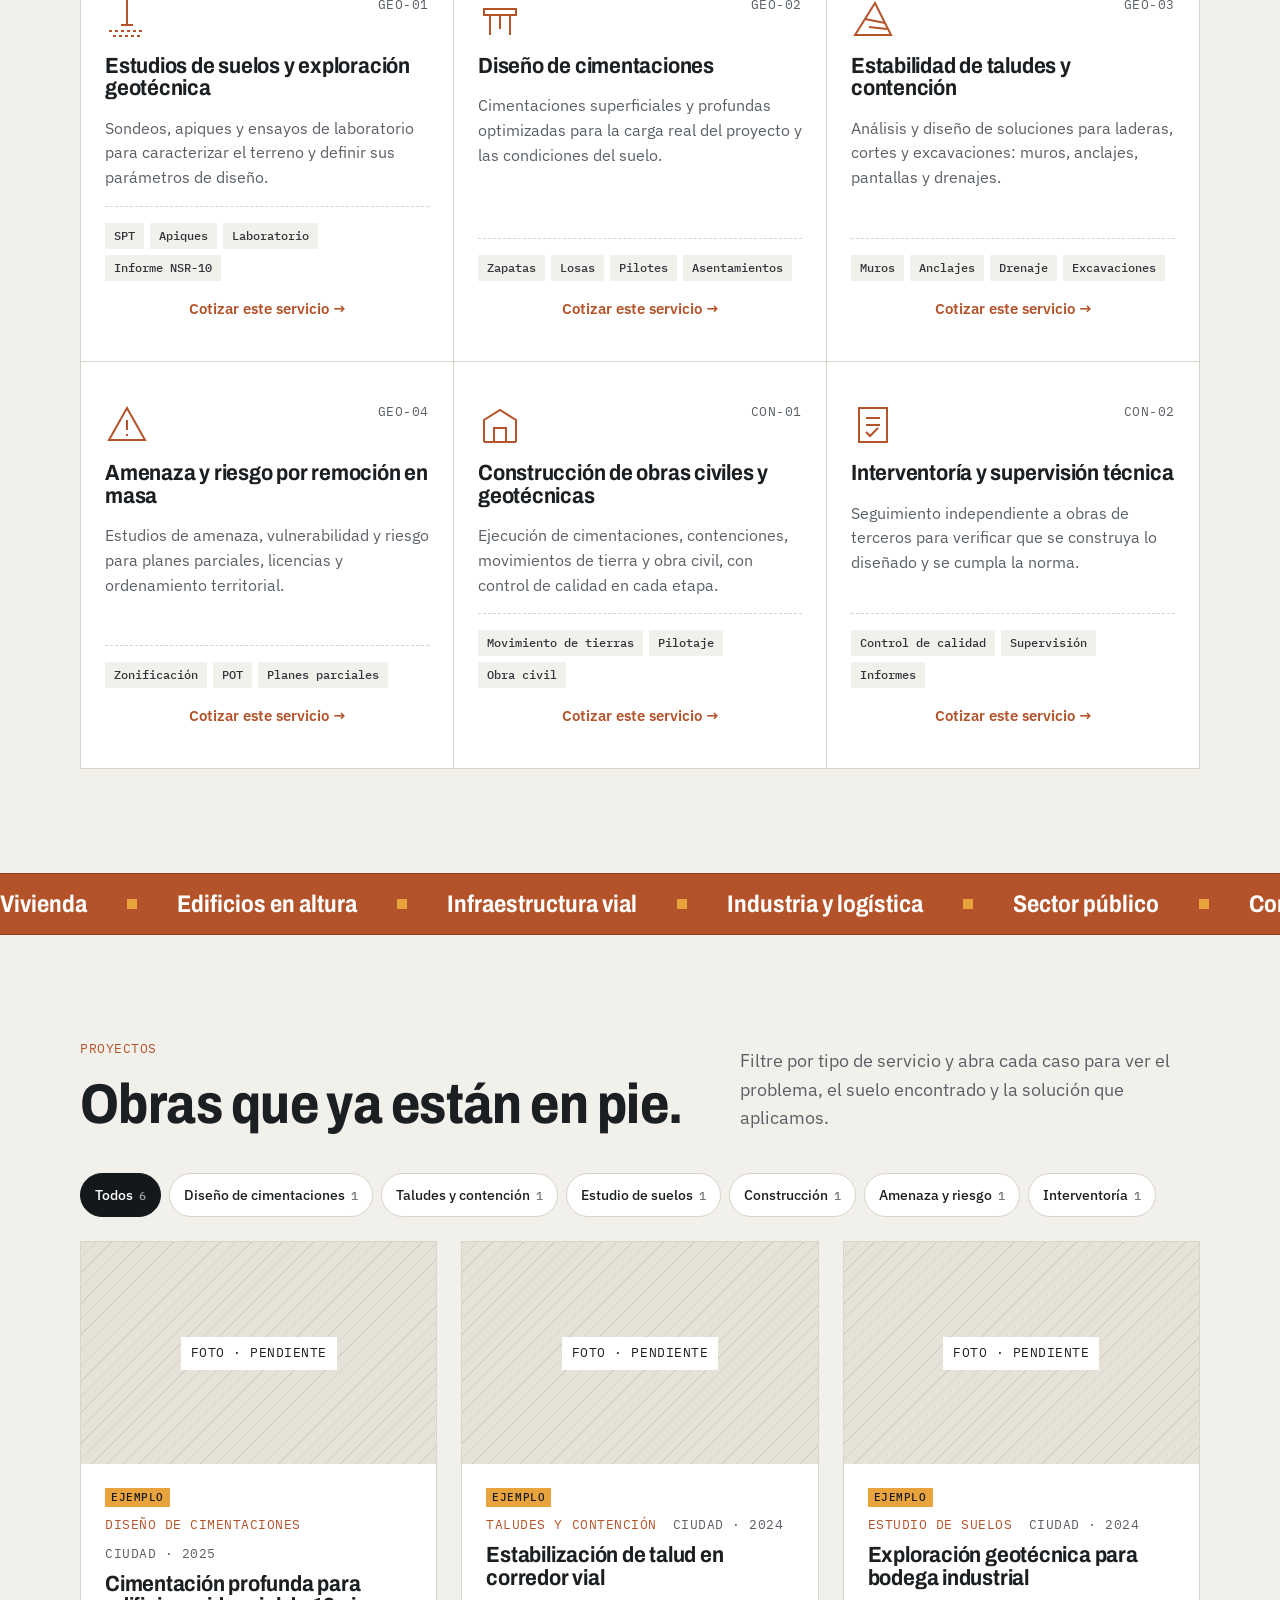
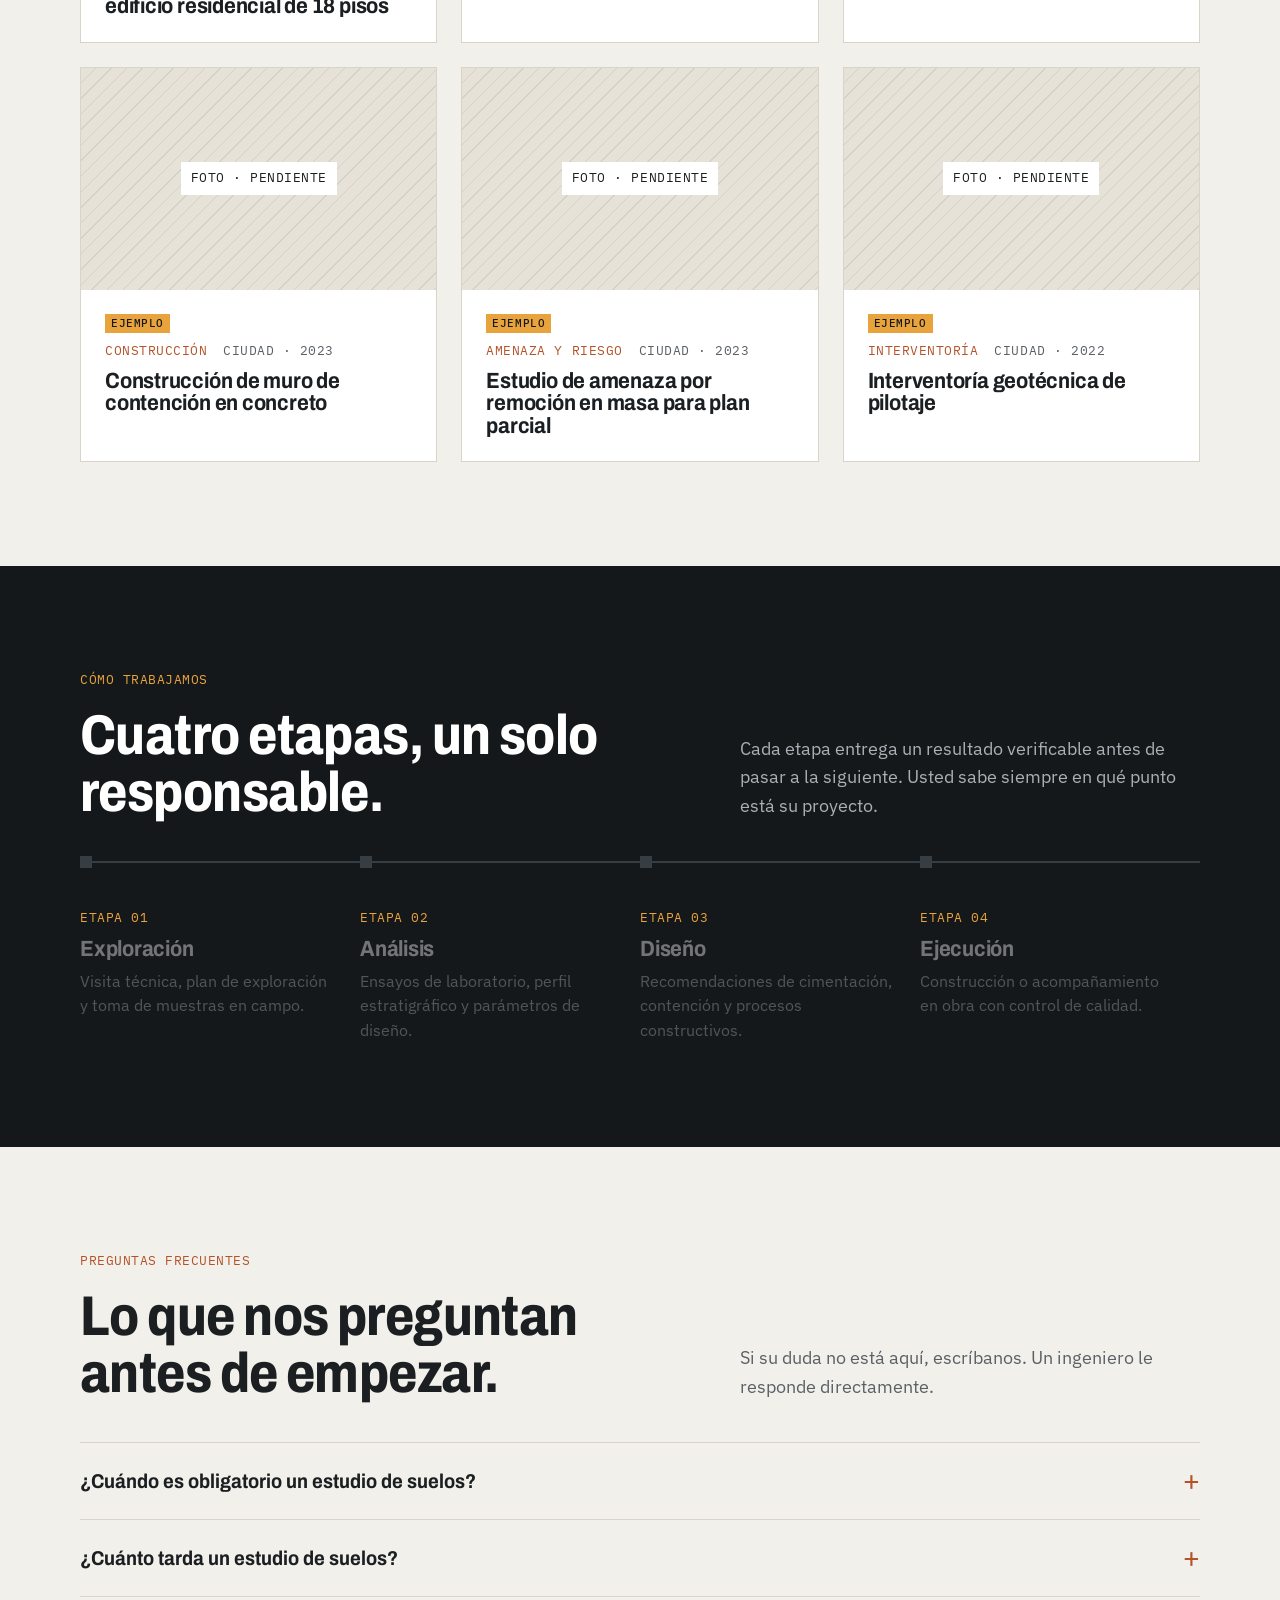
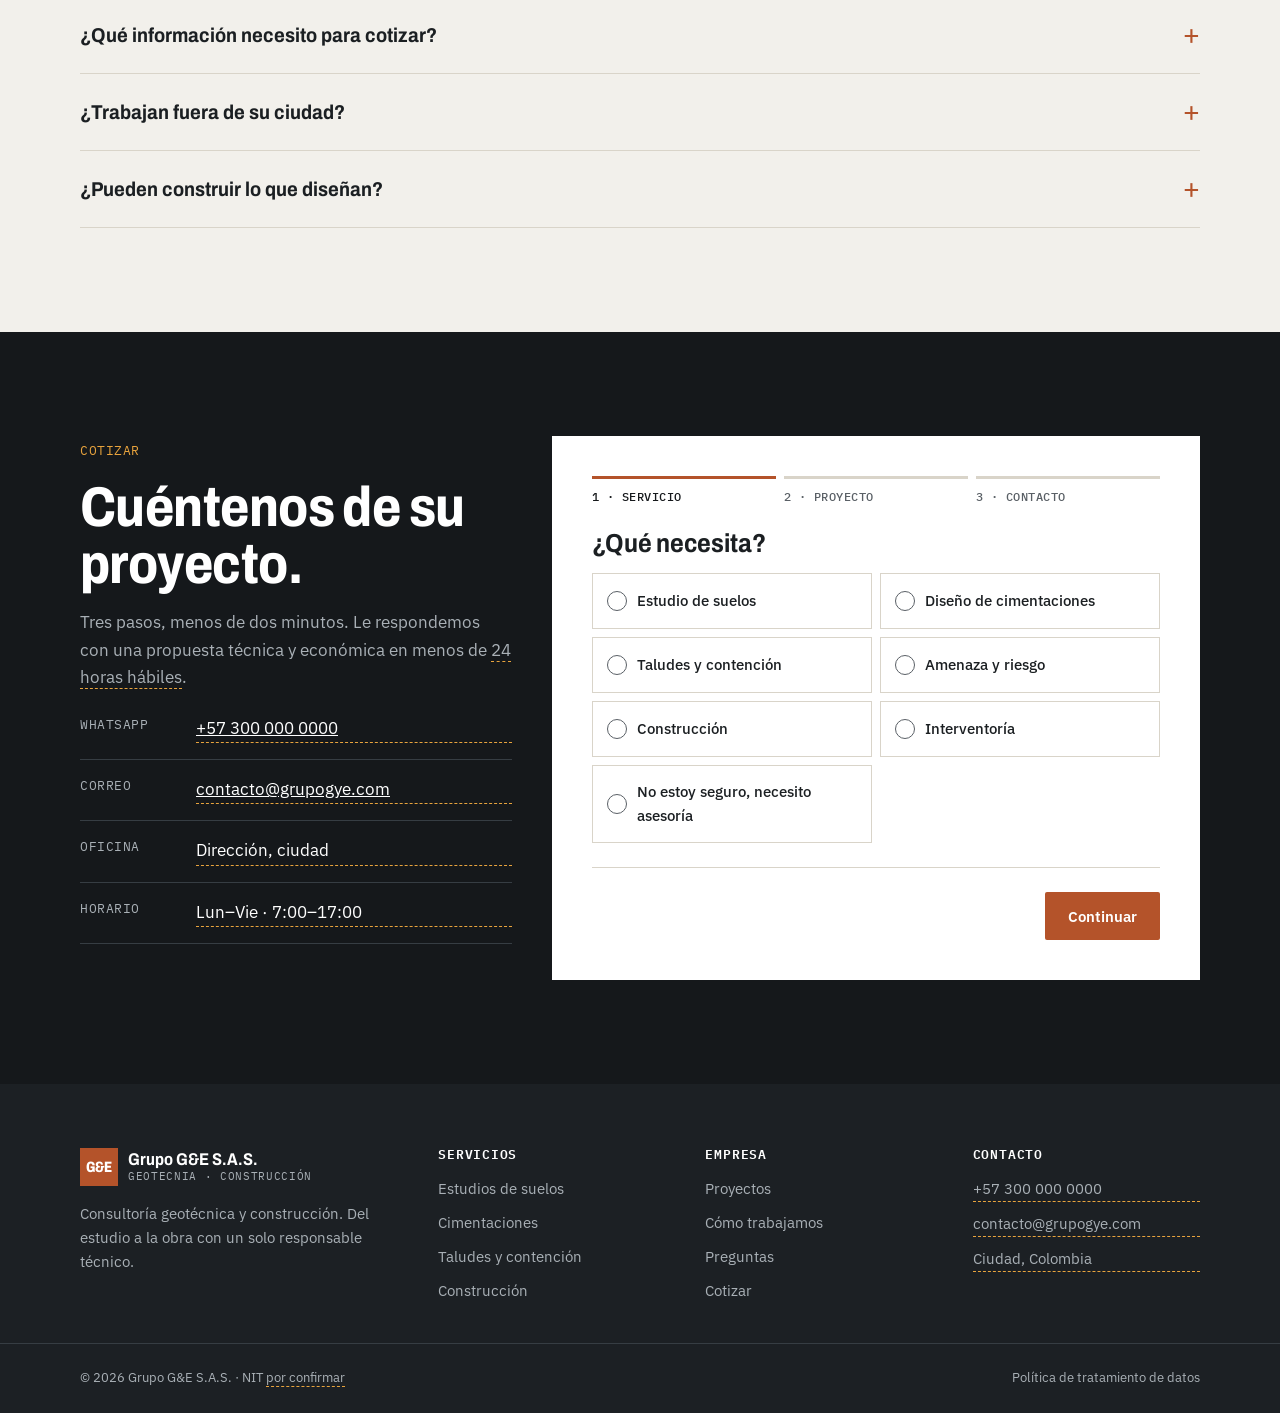
<file: prototipo/v2/index.html>
<!doctype html>
<html lang="es-CO">
<head>
<meta charset="utf-8">
<meta name="viewport" content="width=device-width, initial-scale=1">
<title>Estudios de Suelos, Cimentaciones y Construcción | Grupo G&amp;E S.A.S.</title>
<meta name="description" content="Consultoría geotécnica y construcción: estudios de suelos NSR-10, diseño de cimentaciones, estabilidad de taludes e interventoría. Cotice su proyecto en línea.">
<link rel="canonical" href="https://grupogye.com/">
<meta property="og:type" content="website">
<meta property="og:title" content="Grupo G&amp;E · Consultoría geotécnica y construcción">
<meta property="og:description" content="Del estudio de suelos a la obra terminada, con un solo responsable técnico.">
<meta name="theme-color" content="#15181B">
<link rel="preconnect" href="https://fonts.googleapis.com">
<link rel="preconnect" href="https://fonts.gstatic.com" crossorigin>
<link href="https://fonts.googleapis.com/css2?family=Archivo:wdth,wght@62..125,400..800&family=IBM+Plex+Mono:wght@400;500&family=IBM+Plex+Sans:wght@400;500;600&display=swap" rel="stylesheet">
<link rel="stylesheet" href="styles.css">
<script>if(!window.matchMedia('(prefers-reduced-motion: reduce)').matches&&'IntersectionObserver' in window)document.documentElement.classList.add('motion');</script>
<script type="application/ld+json">
{
  "@context":"https://schema.org",
  "@graph":[
    {"@type":"ProfessionalService","@id":"https://grupogye.com/#empresa","name":"Grupo G&E S.A.S.","url":"https://grupogye.com/",
     "description":"Consultoría geotécnica y construcción","areaServed":"CO",
     "hasOfferCatalog":{"@type":"OfferCatalog","name":"Servicios","itemListElement":[
       {"@type":"Offer","itemOffered":{"@type":"Service","name":"Estudios de suelos y exploración geotécnica"}},
       {"@type":"Offer","itemOffered":{"@type":"Service","name":"Diseño de cimentaciones"}},
       {"@type":"Offer","itemOffered":{"@type":"Service","name":"Estabilidad de taludes y contención"}},
       {"@type":"Offer","itemOffered":{"@type":"Service","name":"Estudios de amenaza y riesgo por remoción en masa"}},
       {"@type":"Offer","itemOffered":{"@type":"Service","name":"Construcción de obras civiles y geotécnicas"}},
       {"@type":"Offer","itemOffered":{"@type":"Service","name":"Interventoría y supervisión técnica"}}]}},
    {"@type":"FAQPage","mainEntity":[
      {"@type":"Question","name":"¿Cuándo es obligatorio un estudio de suelos?","acceptedAnswer":{"@type":"Answer","text":"En Colombia, el Título H de la NSR-10 exige un estudio geotécnico para tramitar la licencia de construcción. Su alcance (número de sondeos y profundidad) depende de la categoría de la edificación: número de pisos y cargas."}},
      {"@type":"Question","name":"¿Qué información necesito para cotizar?","acceptedAnswer":{"@type":"Answer","text":"Ubicación del lote, tipo de obra, área aproximada, número de pisos y sótanos y, si existen, planos arquitectónicos o topográficos."}},
      {"@type":"Question","name":"¿Pueden construir lo que diseñan?","acceptedAnswer":{"@type":"Answer","text":"Sí. Grupo G&E ofrece consultoría y construcción, de modo que el mismo equipo responde por el estudio, el diseño y la ejecución."}}
    ]}
  ]
}
</script>
</head>
<body>
<a class="skip" href="#contenido">Saltar al contenido</a>
<div class="proto" role="note">PROTOTIPO v2 · Datos <span style="border-bottom:1.5px dashed currentColor">subrayados así</span> y proyectos marcados "Ejemplo" se reemplazan con el brochure</div>

<header class="hdr">
  <div class="wrap">
    <a class="logo" href="#" aria-label="Grupo G&amp;E, inicio">
      <span class="logo-mark" aria-hidden="true">G&amp;E</span>
      <span class="logo-txt">Grupo G&amp;E<small>Geotecnia · Construcción</small></span>
    </a>
    <nav class="nav" aria-label="Principal">
      <a href="#servicios">Servicios</a><a href="#proyectos">Proyectos</a><a href="#proceso">Cómo trabajamos</a><a href="#preguntas">Preguntas</a>
    </nav>
    <a class="btn btn-clay" href="#cotizar">Cotizar proyecto</a>
    <button class="menu-btn" aria-expanded="false" aria-controls="mnav" aria-label="Abrir menú">
      <svg width="20" height="20" viewBox="0 0 20 20" aria-hidden="true"><path d="M2 5h16M2 10h16M2 15h16" stroke="currentColor" stroke-width="2"/></svg>
    </button>
  </div>
  <nav class="mnav" id="mnav" aria-label="Principal móvil">
    <a href="#servicios">Servicios</a><a href="#proyectos">Proyectos</a><a href="#proceso">Cómo trabajamos</a><a href="#preguntas">Preguntas</a><a href="#cotizar">Cotizar proyecto</a>
  </nav>
  <div class="progress" aria-hidden="true"></div>
</header>

<!-- Medidor de profundidad: la página como un sondeo -->
<div class="gauge" aria-hidden="true">
  <div class="gauge-ticks"></div>
  <div class="gauge-mark"><span><b id="gDepth">0.0 m</b><em id="gLayer" style="font-style:normal">Superficie</em></span></div>
</div>

<main id="contenido">
<section class="hero on-dark" data-stratum="Superficie" aria-labelledby="h1">
  <svg class="contours" id="contours" viewBox="0 0 1200 800" preserveAspectRatio="xMidYMid slice" aria-hidden="true"></svg>
  <div class="wrap">
    <div>
      <p class="mono eyebrow">Consultoría geotécnica y construcción</p>
      <h1 id="h1"><span class="line-mask"><span style="--l:0">Toda obra</span></span><span class="line-mask"><span style="--l:1">sólida empieza</span></span><span class="line-mask"><span style="--l:2"><em>bajo tierra.</em></span></span></h1>
      <p class="lead">Estudiamos el suelo, diseñamos la cimentación y construimos la obra. Un solo equipo responde por su proyecto desde el primer sondeo hasta la entrega.</p>
      <div class="ctas">
        <a class="btn btn-clay" href="#cotizar">Cotizar mi proyecto
          <svg width="16" height="16" viewBox="0 0 16 16" aria-hidden="true"><path d="M3 8h10M9 4l4 4-4 4" stroke="currentColor" stroke-width="2" fill="none"/></svg></a>
        <a class="btn btn-line" href="#proyectos">Ver proyectos</a>
      </div>
      <div class="hero-facts">
        <div><b class="tbd" title="Por confirmar con el brochure" data-count="120" data-prefix="+">+120</b><span>proyectos ejecutados</span></div>
        <div><b class="tbd" title="Por confirmar con el brochure" data-count="15">15</b><span>años de experiencia</span></div>
        <div><b>NSR-10</b><span>Título H, geotecnia</span></div>
      </div>
    </div>

    <div class="strata-wrap">
      <svg class="strata" id="strata" viewBox="0 0 480 540" role="group" aria-labelledby="st-t">
        <title id="st-t">Perfil estratigráfico interactivo: seleccione un estrato</title>
        <defs>
          <pattern id="pf" width="14" height="14" patternUnits="userSpaceOnUse"><rect width="14" height="14" fill="#6F6455"/><circle cx="3" cy="4" r="1.4" fill="#3E3830"/><circle cx="10" cy="10" r="1.8" fill="#8C7F6C"/><path d="M8 3l3 1-2 2z" fill="#3E3830"/></pattern>
          <pattern id="pc" width="20" height="10" patternUnits="userSpaceOnUse"><rect width="20" height="10" fill="#8A4A2E"/><path d="M2 5h10" stroke="#B26A47" stroke-width="1.4"/></pattern>
          <pattern id="ps" width="9" height="9" patternUnits="userSpaceOnUse"><rect width="9" height="9" fill="#A68E5E"/><circle cx="2" cy="2" r="1" fill="#D9C38F"/><circle cx="6.5" cy="6.5" r="1" fill="#D9C38F"/></pattern>
          <pattern id="pr" width="26" height="16" patternUnits="userSpaceOnUse"><rect width="26" height="16" fill="#4E5861"/><path d="M0 .5h26M0 8.5h26M8 .5v8M21 8.5v8" stroke="#6E7a85" stroke-width="1.2"/></pattern>
          <clipPath id="dig"><rect id="digRect" x="60" y="78" width="290" height="430"/></clipPath>
        </defs>
        <g stroke="#E4E7EA" stroke-width="1.5" fill="none">
          <rect x="120" y="18" width="140" height="62"/>
          <path d="M120 38h140M120 58h140M160 18v62M200 18v62M240 18v40"/>
        </g>
        <g clip-path="url(#dig)">
          <g class="layer" tabindex="0" role="button" aria-pressed="false" data-k="0"><path class="fillp" d="M70 80H330V122C260 118 160 127 70 121Z" fill="url(#pf)"/><path class="edge" d="M70 80H330V122C260 118 160 127 70 121Z"/></g>
          <g class="layer" tabindex="0" role="button" aria-pressed="false" data-k="1"><path class="fillp" d="M70 121C160 127 260 118 330 122V238C250 230 150 246 70 236Z" fill="url(#pc)"/><path class="edge" d="M70 121C160 127 260 118 330 122V238C250 230 150 246 70 236Z"/></g>
          <g class="layer" tabindex="0" role="button" aria-pressed="false" data-k="2"><path class="fillp" d="M70 236C150 246 250 230 330 238V360C240 352 160 368 70 357Z" fill="url(#ps)"/><path class="edge" d="M70 236C150 246 250 230 330 238V360C240 352 160 368 70 357Z"/></g>
          <g class="layer" tabindex="0" role="button" aria-pressed="false" data-k="3"><path class="fillp" d="M70 357C160 368 240 352 330 360V500H70Z" fill="url(#pr)"/><path class="edge" d="M70 357C160 368 240 352 330 360V500H70Z"/></g>
        </g>
        <path d="M60 80H340" stroke="#E4E7EA" stroke-width="2"/>
        <line class="pile" x1="150" y1="80" x2="150" y2="400" stroke="#E9C2AC" stroke-width="8" pointer-events="none"/>
        <line class="pile b" x1="230" y1="80" x2="230" y2="400" stroke="#E9C2AC" stroke-width="8" pointer-events="none"/>
        <g aria-hidden="true">
          <path d="M44 80V500" stroke="#5A6066"/>
          <path d="M38 80h6M38 150h6M38 220h6M38 290h6M38 360h6M38 430h6M38 500h6" stroke="#A9B0B6"/>
          <text x="34" y="84" text-anchor="end">0</text><text x="34" y="154" text-anchor="end">2</text><text x="34" y="224" text-anchor="end">4</text>
          <text x="34" y="294" text-anchor="end">6</text><text x="34" y="364" text-anchor="end">8</text><text x="34" y="434" text-anchor="end">10</text><text x="34" y="504" text-anchor="end">12</text>
          <text x="44" y="528" text-anchor="middle">PROF. (m)</text>
        </g>
        <g aria-hidden="true">
          <g class="st-l" data-y="100"><path d="M330 100h14" stroke="#A9B0B6"/><text class="lbl" x="350" y="98">Relleno</text><text x="350" y="113">0.0 – 1.2 m</text></g>
          <g class="st-l" data-y="178"><path d="M330 178h14" stroke="#A9B0B6"/><text class="lbl" x="350" y="176">Arcilla limosa</text><text class="nspt" x="350" y="191">N-SPT 6–9</text></g>
          <g class="st-l" data-y="298"><path d="M330 298h14" stroke="#A9B0B6"/><text class="lbl" x="350" y="296">Arena densa</text><text class="nspt" x="350" y="311">N-SPT 28–35</text></g>
          <g class="st-l" data-y="430"><path d="M330 430h14" stroke="#A9B0B6"/><text class="lbl" x="350" y="428">Roca meteorizada</text><text class="nspt" x="350" y="443">N-SPT &gt;50</text></g>
        </g>
      </svg>
      <div class="layer-card" aria-live="polite">
        <span class="mono" id="lcTitle">Sondeo S-01 · ilustrativo</span>
        <p id="lcText">Así leemos un terreno antes de construir. Toque cada estrato para ver qué significa para su obra.</p>
      </div>
    </div>
  </div>
</section>

<section class="value" data-stratum="Relleno" aria-label="Por qué Grupo G&amp;E">
  <div class="wrap">
    <div><span class="mono">01</span><h3>Del estudio a la obra</h3><p>El equipo que estudia el suelo es el mismo que construye. No hay brechas entre el diseño y la ejecución.</p></div>
    <div><span class="mono">02</span><h3>Decisiones con datos de campo</h3><p>Exploración, laboratorio y modelación antes de recomendar. Cada cimentación se justifica con números.</p></div>
    <div><span class="mono">03</span><h3>Norma y trazabilidad</h3><p>Informes conforme a la NSR-10, listos para licencia de construcción, con memoria de cálculo y registros de ensayo.</p></div>
  </div>
</section>

<section class="sec" id="servicios" data-stratum="Arcilla limosa" aria-labelledby="h-svc">
  <div class="wrap">
    <div class="sec-head">
      <div><span class="mono">Servicios</span><h2 id="h-svc">Ingeniería para lo que no se ve, y construcción para lo que sí.</h2></div>
      <p>Seis líneas de trabajo que cubren el ciclo completo de un proyecto, desde la viabilidad del terreno hasta la obra terminada.</p>
    </div>
    <div class="svc-grid">
      <article class="svc">
        <div class="svc-top"><svg class="svc-ico" viewBox="0 0 44 44" aria-hidden="true" fill="none" stroke="currentColor" stroke-width="2"><path d="M22 4v26M16 30h12M14 4h16"/><path d="M4 36h36M8 41h28" stroke-dasharray="3 3"/></svg><span class="mono">GEO-01</span></div>
        <h3>Estudios de suelos y exploración geotécnica</h3>
        <p>Sondeos, apiques y ensayos de laboratorio para caracterizar el terreno y definir sus parámetros de diseño.</p>
        <ul><li>SPT</li><li>Apiques</li><li>Laboratorio</li><li>Informe NSR-10</li></ul>
        <button class="link" type="button" data-quote="suelos">Cotizar este servicio →</button>
      </article>
      <article class="svc">
        <div class="svc-top"><svg class="svc-ico" viewBox="0 0 44 44" aria-hidden="true" fill="none" stroke="currentColor" stroke-width="2"><path d="M6 14h32v6H6zM12 20v20M32 20v20M22 20v14"/></svg><span class="mono">GEO-02</span></div>
        <h3>Diseño de cimentaciones</h3>
        <p>Cimentaciones superficiales y profundas optimizadas para la carga real del proyecto y las condiciones del suelo.</p>
        <ul><li>Zapatas</li><li>Losas</li><li>Pilotes</li><li>Asentamientos</li></ul>
        <button class="link" type="button" data-quote="cimentaciones">Cotizar este servicio →</button>
      </article>
      <article class="svc">
        <div class="svc-top"><svg class="svc-ico" viewBox="0 0 44 44" aria-hidden="true" fill="none" stroke="currentColor" stroke-width="2"><path d="M4 40L24 8l16 32z"/><path d="M14 24l20 4M18 32l18 2"/></svg><span class="mono">GEO-03</span></div>
        <h3>Estabilidad de taludes y contención</h3>
        <p>Análisis y diseño de soluciones para laderas, cortes y excavaciones: muros, anclajes, pantallas y drenajes.</p>
        <ul><li>Muros</li><li>Anclajes</li><li>Drenaje</li><li>Excavaciones</li></ul>
        <button class="link" type="button" data-quote="taludes">Cotizar este servicio →</button>
      </article>
      <article class="svc">
        <div class="svc-top"><svg class="svc-ico" viewBox="0 0 44 44" aria-hidden="true" fill="none" stroke="currentColor" stroke-width="2"><path d="M22 6l18 32H4z"/><path d="M22 18v10M22 32v2"/></svg><span class="mono">GEO-04</span></div>
        <h3>Amenaza y riesgo por remoción en masa</h3>
        <p>Estudios de amenaza, vulnerabilidad y riesgo para planes parciales, licencias y ordenamiento territorial.</p>
        <ul><li>Zonificación</li><li>POT</li><li>Planes parciales</li></ul>
        <button class="link" type="button" data-quote="riesgo">Cotizar este servicio →</button>
      </article>
      <article class="svc">
        <div class="svc-top"><svg class="svc-ico" viewBox="0 0 44 44" aria-hidden="true" fill="none" stroke="currentColor" stroke-width="2"><path d="M6 40V18l16-10 16 10v22M6 40h32M16 40V26h12v14"/></svg><span class="mono">CON-01</span></div>
        <h3>Construcción de obras civiles y geotécnicas</h3>
        <p>Ejecución de cimentaciones, contenciones, movimientos de tierra y obra civil, con control de calidad en cada etapa.</p>
        <ul><li>Movimiento de tierras</li><li>Pilotaje</li><li>Obra civil</li></ul>
        <button class="link" type="button" data-quote="construccion">Cotizar este servicio →</button>
      </article>
      <article class="svc">
        <div class="svc-top"><svg class="svc-ico" viewBox="0 0 44 44" aria-hidden="true" fill="none" stroke="currentColor" stroke-width="2"><rect x="8" y="6" width="28" height="34"/><path d="M15 16h14M15 23h14M15 30l4 4 8-8"/></svg><span class="mono">CON-02</span></div>
        <h3>Interventoría y supervisión técnica</h3>
        <p>Seguimiento independiente a obras de terceros para verificar que se construya lo diseñado y se cumpla la norma.</p>
        <ul><li>Control de calidad</li><li>Supervisión</li><li>Informes</li></ul>
        <button class="link" type="button" data-quote="interventoria">Cotizar este servicio →</button>
      </article>
    </div>
  </div>
</section>

<div class="ticker" aria-label="Sectores que atendemos">
  <div class="ticker-track">
    <span>Vivienda</span><span>Edificios en altura</span><span>Infraestructura vial</span><span>Industria y logística</span><span>Sector público</span><span>Comercio</span>
    <span aria-hidden="true">Vivienda</span><span aria-hidden="true">Edificios en altura</span><span aria-hidden="true">Infraestructura vial</span><span aria-hidden="true">Industria y logística</span><span aria-hidden="true">Sector público</span><span aria-hidden="true">Comercio</span>
  </div>
</div>

<section class="sec" id="proyectos" data-stratum="Arena densa" aria-labelledby="h-proj">
  <div class="wrap">
    <div class="sec-head">
      <div><span class="mono">Proyectos</span><h2 id="h-proj">Obras que ya están en pie.</h2></div>
      <p>Filtre por tipo de servicio y abra cada caso para ver el problema, el suelo encontrado y la solución que aplicamos.</p>
    </div>
    <div class="chips" role="group" aria-label="Filtrar proyectos por servicio" id="chips"></div>
    <div class="proj-grid" id="projGrid" aria-live="polite"></div>
  </div>
</section>

<dialog class="case" id="caseDlg" aria-labelledby="caseTitle">
  <div class="case-head">
    <span class="mono" id="caseMeta"></span>
    <button class="case-close" type="button" id="caseClose" aria-label="Cerrar"><svg width="18" height="18" viewBox="0 0 18 18" aria-hidden="true"><path d="M3 3l12 12M15 3L3 15" stroke="currentColor" stroke-width="2"/></svg></button>
  </div>
  <div class="case-body">
    <div class="proj-img" style="aspect-ratio:21/9"><span class="mono">Fotos del proyecto · pendiente</span></div>
    <h2 id="caseTitle"></h2>
    <div class="case-grid">
      <div><span class="mono">El reto</span><p id="caseProblem"></p></div>
      <div><span class="mono">El suelo</span><p id="caseSoil"></p></div>
      <div><span class="mono">La solución</span><p id="caseSolution"></p></div>
      <div><span class="mono">El resultado</span><p id="caseResult"></p></div>
    </div>
    <button class="btn btn-clay" type="button" id="caseQuote">Cotizar un proyecto similar</button>
  </div>
</dialog>

<section class="sec process on-dark" id="proceso" data-stratum="Arena densa" aria-labelledby="h-proc">
  <div class="wrap">
    <div class="sec-head">
      <div><span class="mono">Cómo trabajamos</span><h2 id="h-proc">Cuatro etapas, un solo responsable.</h2></div>
      <p>Cada etapa entrega un resultado verificable antes de pasar a la siguiente. Usted sabe siempre en qué punto está su proyecto.</p>
    </div>
    <ol class="steps">
      <li class="step"><span class="mono">Etapa 01</span><h3>Exploración</h3><p>Visita técnica, plan de exploración y toma de muestras en campo.</p></li>
      <li class="step"><span class="mono">Etapa 02</span><h3>Análisis</h3><p>Ensayos de laboratorio, perfil estratigráfico y parámetros de diseño.</p></li>
      <li class="step"><span class="mono">Etapa 03</span><h3>Diseño</h3><p>Recomendaciones de cimentación, contención y procesos constructivos.</p></li>
      <li class="step"><span class="mono">Etapa 04</span><h3>Ejecución</h3><p>Construcción o acompañamiento en obra con control de calidad.</p></li>
    </ol>
  </div>
</section>

<section class="sec" id="preguntas" data-stratum="Roca meteorizada" aria-labelledby="h-faq">
  <div class="wrap">
    <div class="sec-head">
      <div><span class="mono">Preguntas frecuentes</span><h2 id="h-faq">Lo que nos preguntan antes de empezar.</h2></div>
      <p>Si su duda no está aquí, escríbanos. Un ingeniero le responde directamente.</p>
    </div>
    <div class="faq">
      <details><summary>¿Cuándo es obligatorio un estudio de suelos?</summary><p>En Colombia, el Título H de la NSR-10 exige un estudio geotécnico para tramitar la licencia de construcción. Su alcance (número de sondeos y profundidad) depende de la categoría de la edificación: número de pisos y cargas.</p></details>
      <details><summary>¿Cuánto tarda un estudio de suelos?</summary><p>Depende del número de sondeos y ensayos. Para una edificación típica, entre <span class="tbd" title="Por confirmar con la empresa">2 y 4 semanas</span> desde la visita hasta la entrega del informe.</p></details>
      <details><summary>¿Qué información necesito para cotizar?</summary><p>Ubicación del lote, tipo de obra, área aproximada, número de pisos y sótanos y, si existen, planos arquitectónicos o topográficos. Con eso enviamos una propuesta técnica y económica.</p></details>
      <details><summary>¿Trabajan fuera de su ciudad?</summary><p><span class="tbd" title="Por confirmar con la empresa">Sí, atendemos proyectos en varias regiones del país.</span> Cuéntenos dónde está su proyecto.</p></details>
      <details><summary>¿Pueden construir lo que diseñan?</summary><p>Sí. Esa es nuestra diferencia: el mismo equipo responde por el estudio, el diseño y la ejecución, sin intermediarios entre quien recomienda y quien construye.</p></details>
    </div>
  </div>
</section>

<section class="sec quote on-dark" id="cotizar" data-stratum="Roca firme" aria-labelledby="h-quote">
  <div class="wrap">
    <div class="quote-info">
      <span class="mono">Cotizar</span>
      <h2 id="h-quote">Cuéntenos de su proyecto.</h2>
      <p>Tres pasos, menos de dos minutos. Le respondemos con una propuesta técnica y económica en menos de <span class="tbd" title="Por confirmar">24 horas hábiles</span>.</p>
      <ul class="cinfo">
        <li><span class="mono">WhatsApp</span><a class="tbd" href="#" data-wa title="Número por confirmar">+57 300 000 0000</a></li>
        <li><span class="mono">Correo</span><a class="tbd" href="#" title="Correo por confirmar">contacto@grupogye.com</a></li>
        <li><span class="mono">Oficina</span><span class="tbd" title="Dirección por confirmar">Dirección, ciudad</span></li>
        <li><span class="mono">Horario</span><span class="tbd" title="Por confirmar">Lun–Vie · 7:00–17:00</span></li>
      </ul>
    </div>

    <form class="wizard" id="wizard" novalidate>
      <ol class="wsteps" aria-label="Pasos"><li class="current" aria-current="step">1 · Servicio</li><li>2 · Proyecto</li><li>3 · Contacto</li></ol>

      <fieldset data-step="1">
        <legend tabindex="-1">¿Qué necesita?</legend>
        <div class="opts" id="svcOpts" role="radiogroup" aria-describedby="svcMsg">
          <label class="opt"><input type="radio" name="servicio" value="suelos" required><span>Estudio de suelos</span></label>
          <label class="opt"><input type="radio" name="servicio" value="cimentaciones"><span>Diseño de cimentaciones</span></label>
          <label class="opt"><input type="radio" name="servicio" value="taludes"><span>Taludes y contención</span></label>
          <label class="opt"><input type="radio" name="servicio" value="riesgo"><span>Amenaza y riesgo</span></label>
          <label class="opt"><input type="radio" name="servicio" value="construccion"><span>Construcción</span></label>
          <label class="opt"><input type="radio" name="servicio" value="interventoria"><span>Interventoría</span></label>
          <label class="opt"><input type="radio" name="servicio" value="asesoria"><span>No estoy seguro, necesito asesoría</span></label>
        </div>
        <span class="msg" id="svcMsg" aria-live="polite"></span>
      </fieldset>

      <fieldset data-step="2" hidden>
        <legend tabindex="-1">Sobre el proyecto</legend>
        <div class="row">
          <div class="f"><label for="ciudad">Ciudad / municipio</label><input id="ciudad" name="ciudad" required autocomplete="address-level2"><span class="msg" aria-live="polite"></span></div>
          <div class="f"><label for="tipo">Tipo de obra</label>
            <select id="tipo" name="tipo" required><option value="">Seleccione…</option><option>Vivienda unifamiliar</option><option>Edificio</option><option>Bodega o industria</option><option>Vía o infraestructura</option><option>Talud o ladera</option><option>Otro</option></select><span class="msg" aria-live="polite"></span></div>
        </div>
        <div class="row">
          <div class="f"><label for="area">Área aproximada <span class="opt-t">(m², opcional)</span></label><input id="area" name="area" inputmode="numeric"></div>
          <div class="f"><label for="pisos">Pisos y sótanos <span class="opt-t">(opcional)</span></label><input id="pisos" name="pisos" placeholder="Ej.: 8 pisos, 1 sótano"></div>
        </div>
        <div class="f"><label for="plazo">¿Para cuándo lo necesita? <span class="opt-t">(opcional)</span></label>
          <select id="plazo" name="plazo"><option value="">Sin definir</option><option>Lo antes posible</option><option>En 1 a 3 meses</option><option>En más de 3 meses</option></select></div>
        <div class="f"><label for="detalle">Detalles <span class="opt-t">(opcional)</span></label><textarea id="detalle" name="detalle" placeholder="Cuéntenos lo que sepa del lote o de la obra"></textarea></div>
      </fieldset>

      <fieldset data-step="3" hidden>
        <legend tabindex="-1">¿Cómo le contactamos?</legend>
        <div class="row">
          <div class="f"><label for="nombre">Nombre</label><input id="nombre" name="nombre" autocomplete="name" required><span class="msg" aria-live="polite"></span></div>
          <div class="f"><label for="empresa">Empresa <span class="opt-t">(opcional)</span></label><input id="empresa" name="empresa" autocomplete="organization"></div>
        </div>
        <div class="row">
          <div class="f"><label for="tel">Teléfono / WhatsApp</label><input id="tel" name="tel" type="tel" autocomplete="tel" inputmode="tel" required><span class="msg" aria-live="polite"></span></div>
          <div class="f"><label for="email">Correo</label><input id="email" name="email" type="email" autocomplete="email" required><span class="msg" aria-live="polite"></span></div>
        </div>
        <div class="f"><label class="check"><input type="checkbox" id="habeas" name="habeas" required> Autorizo el tratamiento de mis datos personales según la Política de Tratamiento de Datos (Ley 1581 de 2012).</label><span class="msg" aria-live="polite"></span></div>
      </fieldset>

      <div class="done-box" id="doneBox" hidden>
        <span class="mono" style="color:var(--ok)">Solicitud lista</span>
        <h3 tabindex="-1" id="doneTitle">Gracias. Un ingeniero revisará su proyecto.</h3>
        <ul class="summary" id="summary"></ul>
        <p style="color:var(--muted);font-size:15px">Para una respuesta más rápida, envíela también por WhatsApp. <em>(Prototipo: en WordPress la solicitud llegará además al correo de la empresa.)</em></p>
        <div class="done-actions">
          <a class="btn btn-wa" id="waSend" href="#" target="_blank" rel="noopener">Enviar por WhatsApp</a>
          <button class="btn btn-line" type="button" id="restart" style="color:var(--ink)">Nueva solicitud</button>
        </div>
      </div>

      <div class="wnav" id="wnav">
        <button class="btn btn-line" type="button" id="back" hidden>← Atrás</button>
        <span></span>
        <button class="btn btn-clay" type="submit" id="next">Continuar</button>
      </div>
    </form>
  </div>
</section>
</main>

<footer class="on-dark">
  <div class="wrap">
    <div>
      <a class="logo" href="#"><span class="logo-mark" aria-hidden="true">G&amp;E</span><span class="logo-txt">Grupo G&amp;E S.A.S.<small>Geotecnia · Construcción</small></span></a>
      <p>Consultoría geotécnica y construcción. Del estudio a la obra con un solo responsable técnico.</p>
    </div>
    <div><h4>Servicios</h4><ul><li><a href="#servicios">Estudios de suelos</a></li><li><a href="#servicios">Cimentaciones</a></li><li><a href="#servicios">Taludes y contención</a></li><li><a href="#servicios">Construcción</a></li></ul></div>
    <div><h4>Empresa</h4><ul><li><a href="#proyectos">Proyectos</a></li><li><a href="#proceso">Cómo trabajamos</a></li><li><a href="#preguntas">Preguntas</a></li><li><a href="#cotizar">Cotizar</a></li></ul></div>
    <div><h4>Contacto</h4><ul><li class="tbd">+57 300 000 0000</li><li class="tbd">contacto@grupogye.com</li><li class="tbd">Ciudad, Colombia</li></ul></div>
  </div>
  <div class="legal"><div class="wrap"><span>© 2026 Grupo G&amp;E S.A.S. · NIT <span class="tbd">por confirmar</span></span><a href="#">Política de tratamiento de datos</a></div></div>
</footer>

<a class="wa" href="#" data-wa aria-label="Escribir por WhatsApp (número por confirmar)">
  <svg width="28" height="28" viewBox="0 0 24 24" aria-hidden="true" fill="currentColor"><path d="M12 2a10 10 0 0 0-8.6 15.1L2 22l5-1.3A10 10 0 1 0 12 2zm0 18.2a8.2 8.2 0 0 1-4.2-1.2l-.3-.2-3 .8.8-2.9-.2-.3A8.2 8.2 0 1 1 12 20.2zm4.5-6.1c-.2-.1-1.5-.7-1.7-.8s-.4-.1-.6.1-.7.8-.8 1-.3.2-.5.1a6.7 6.7 0 0 1-3.3-2.9c-.3-.4.3-.4.7-1.3.1-.2 0-.3 0-.4l-.8-1.8c-.2-.5-.4-.4-.6-.4h-.5a1 1 0 0 0-.7.3 3 3 0 0 0-.9 2.2 5.2 5.2 0 0 0 1.1 2.8 11.9 11.9 0 0 0 4.6 4c1.7.7 2.4.8 3.2.7a2.8 2.8 0 0 0 1.8-1.3 2.3 2.3 0 0 0 .2-1.3c-.1-.1-.3-.2-.5-.3z"/></svg>
</a>

<script src="app.js"></script>
</body>
</html>
</file>
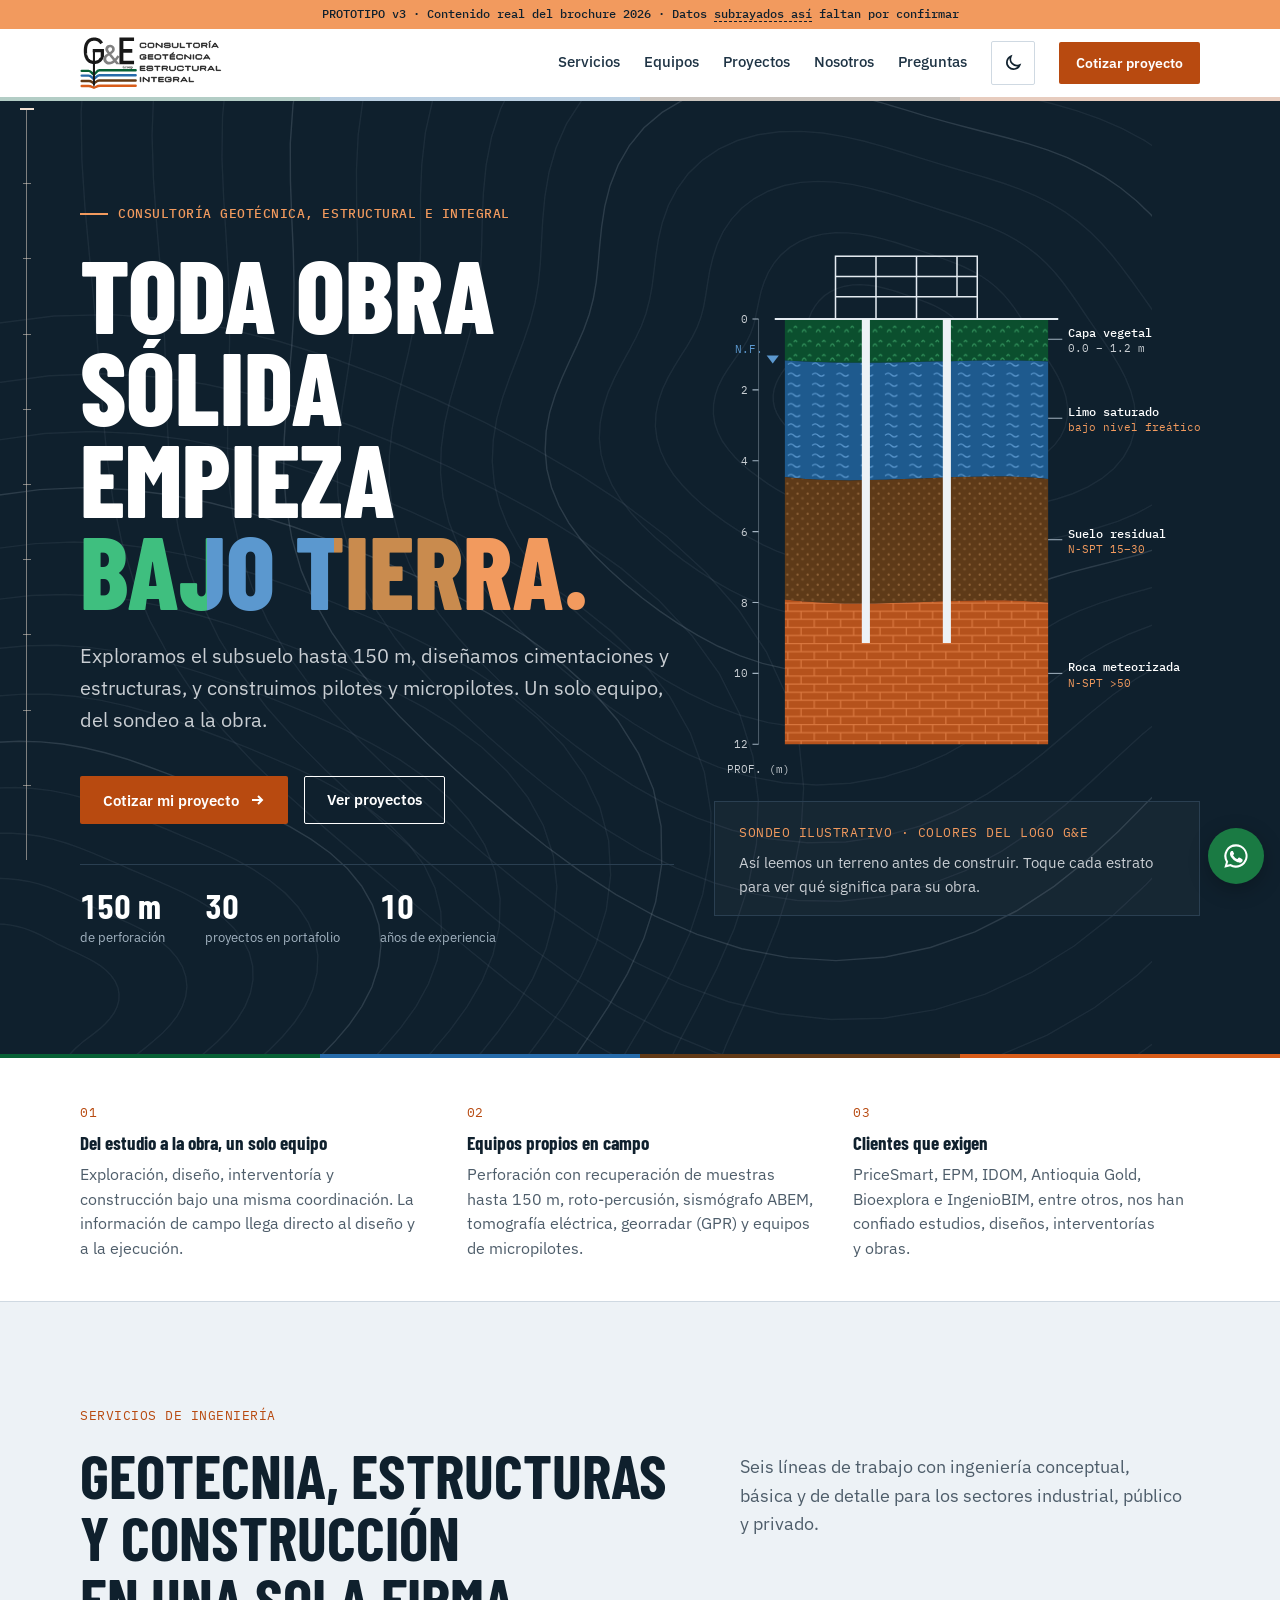
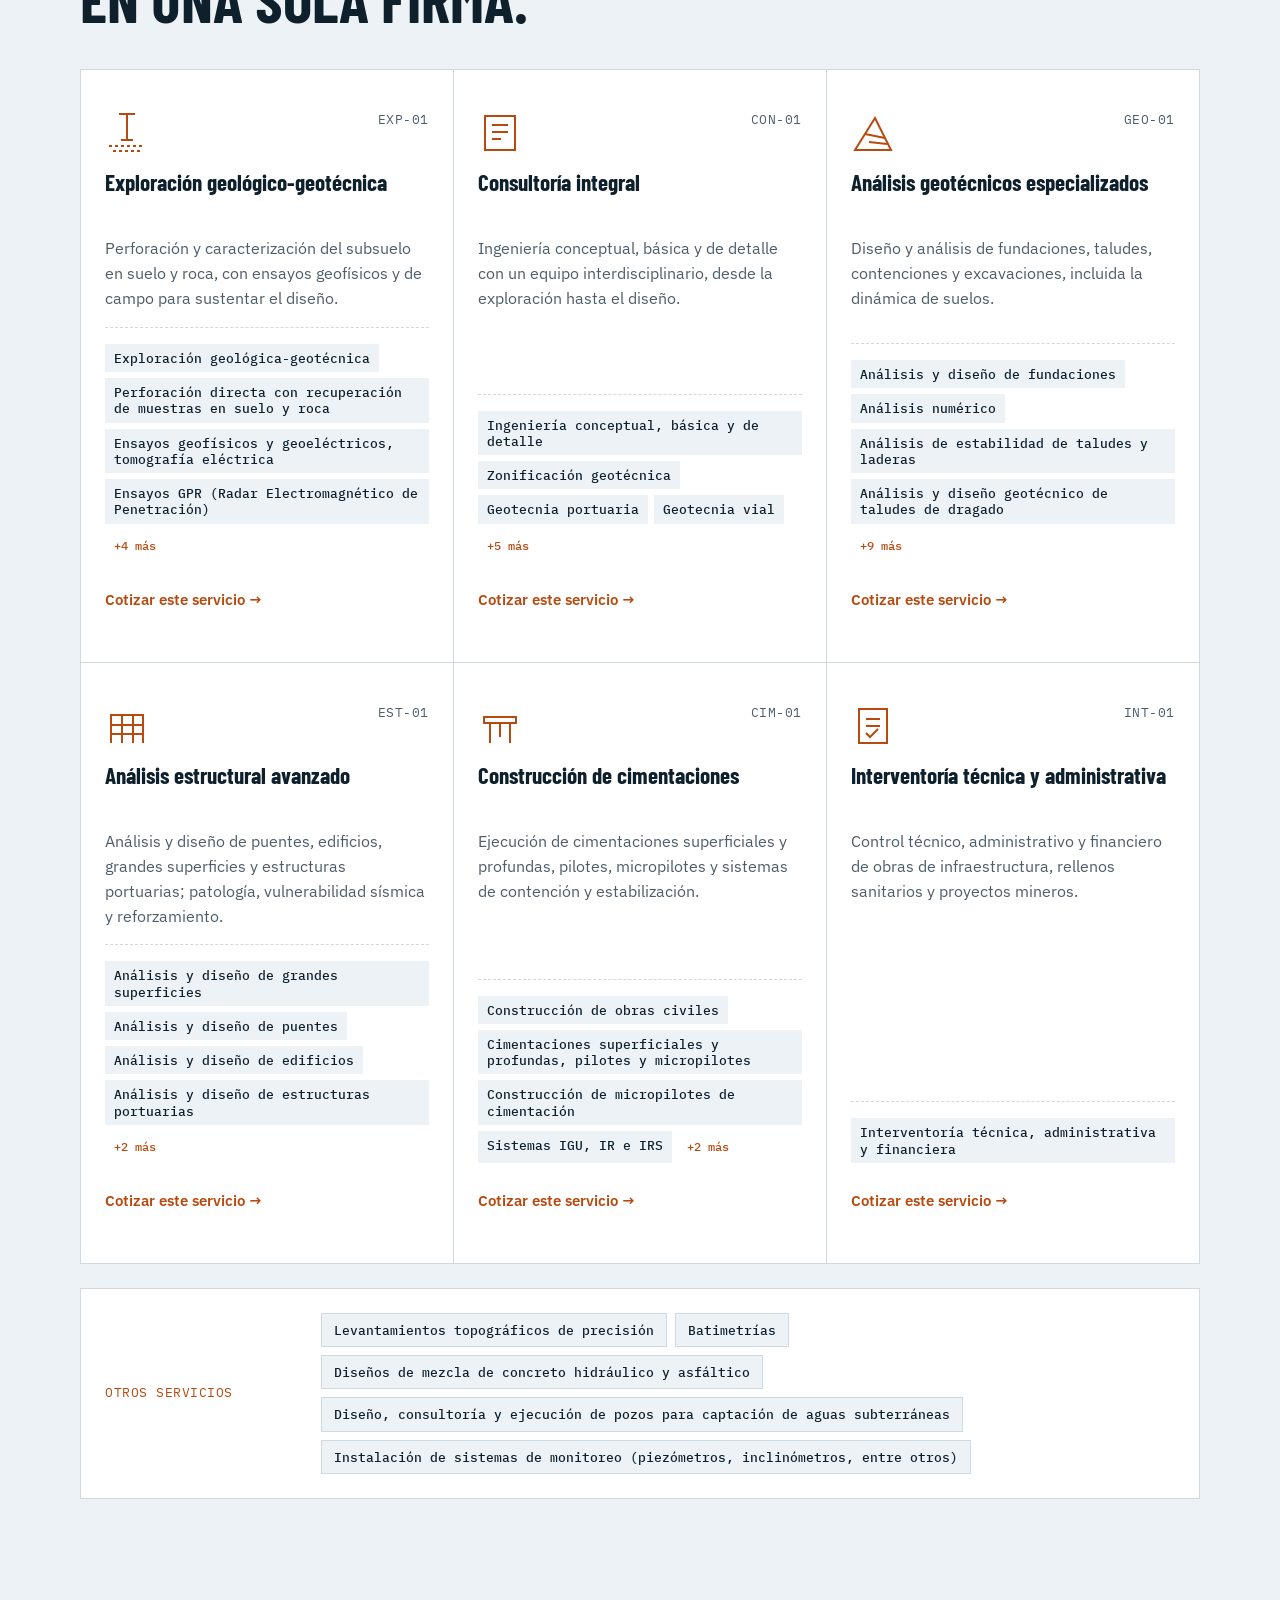
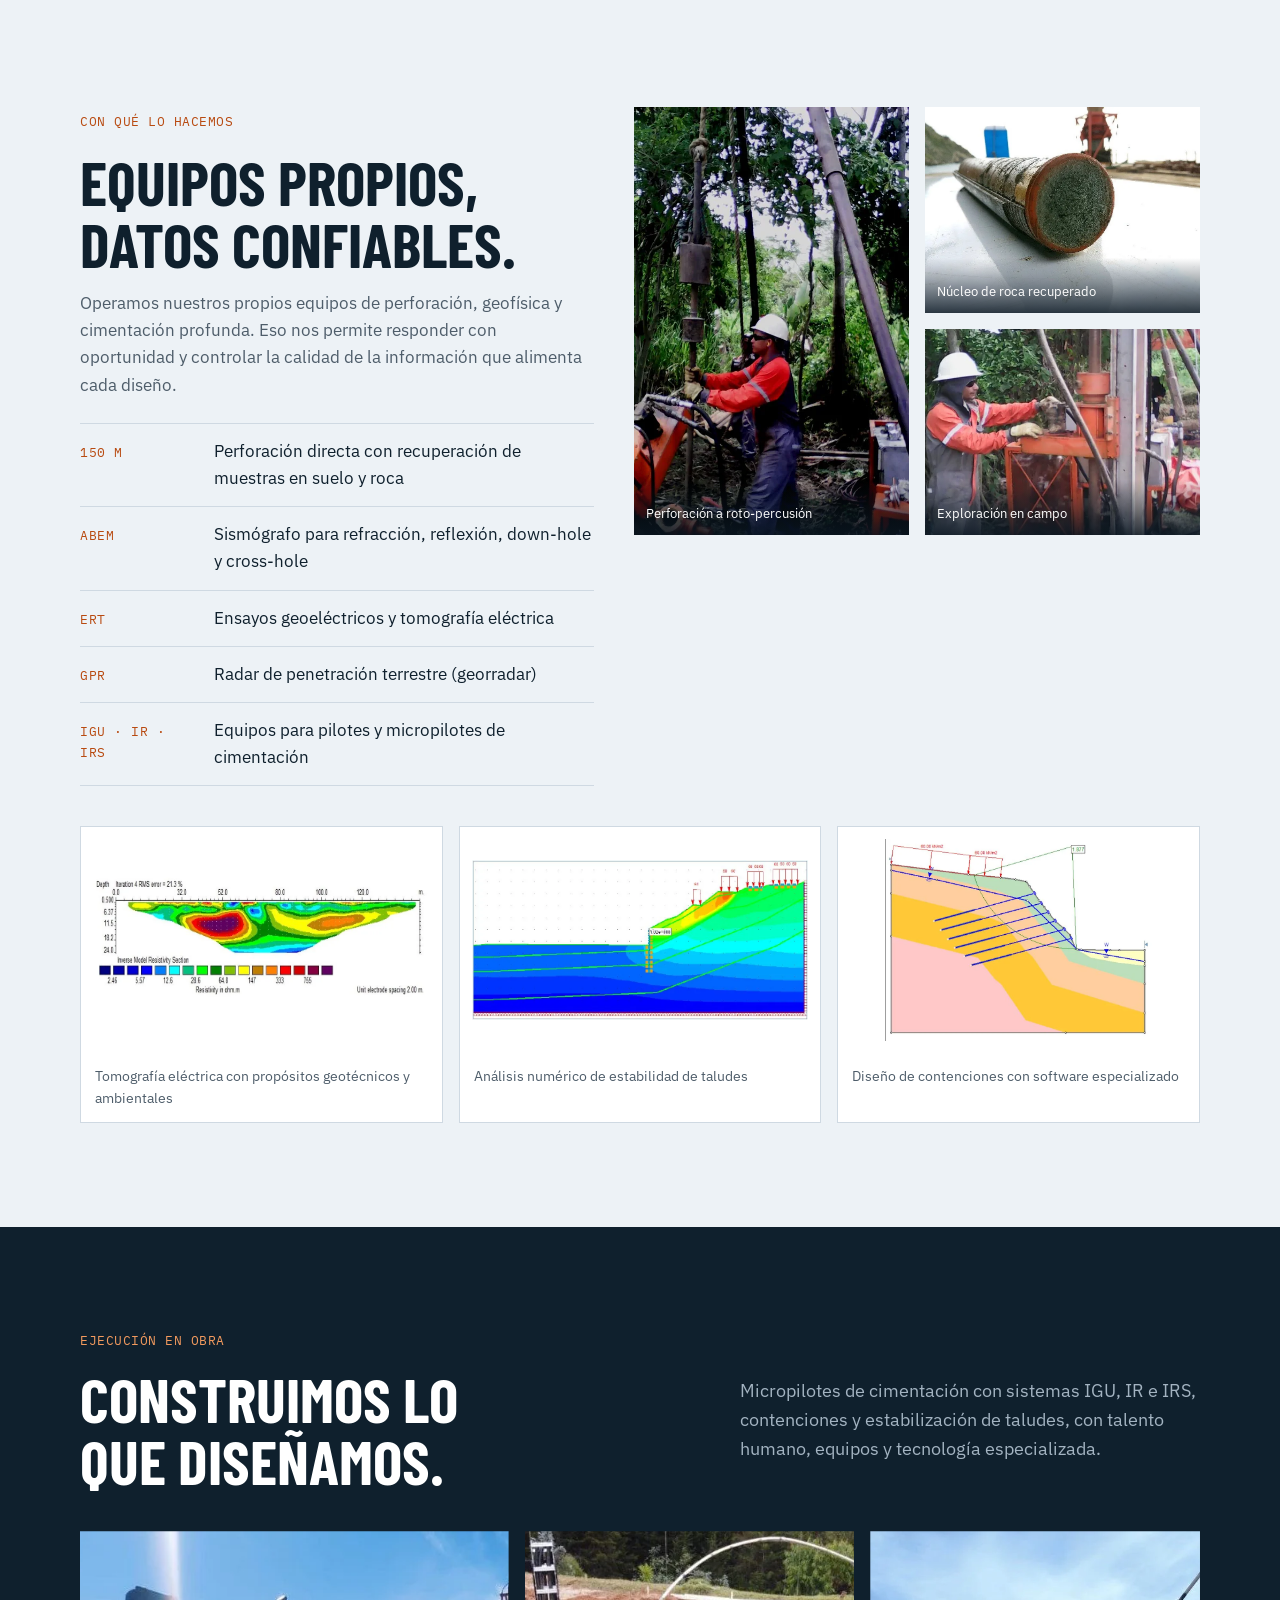
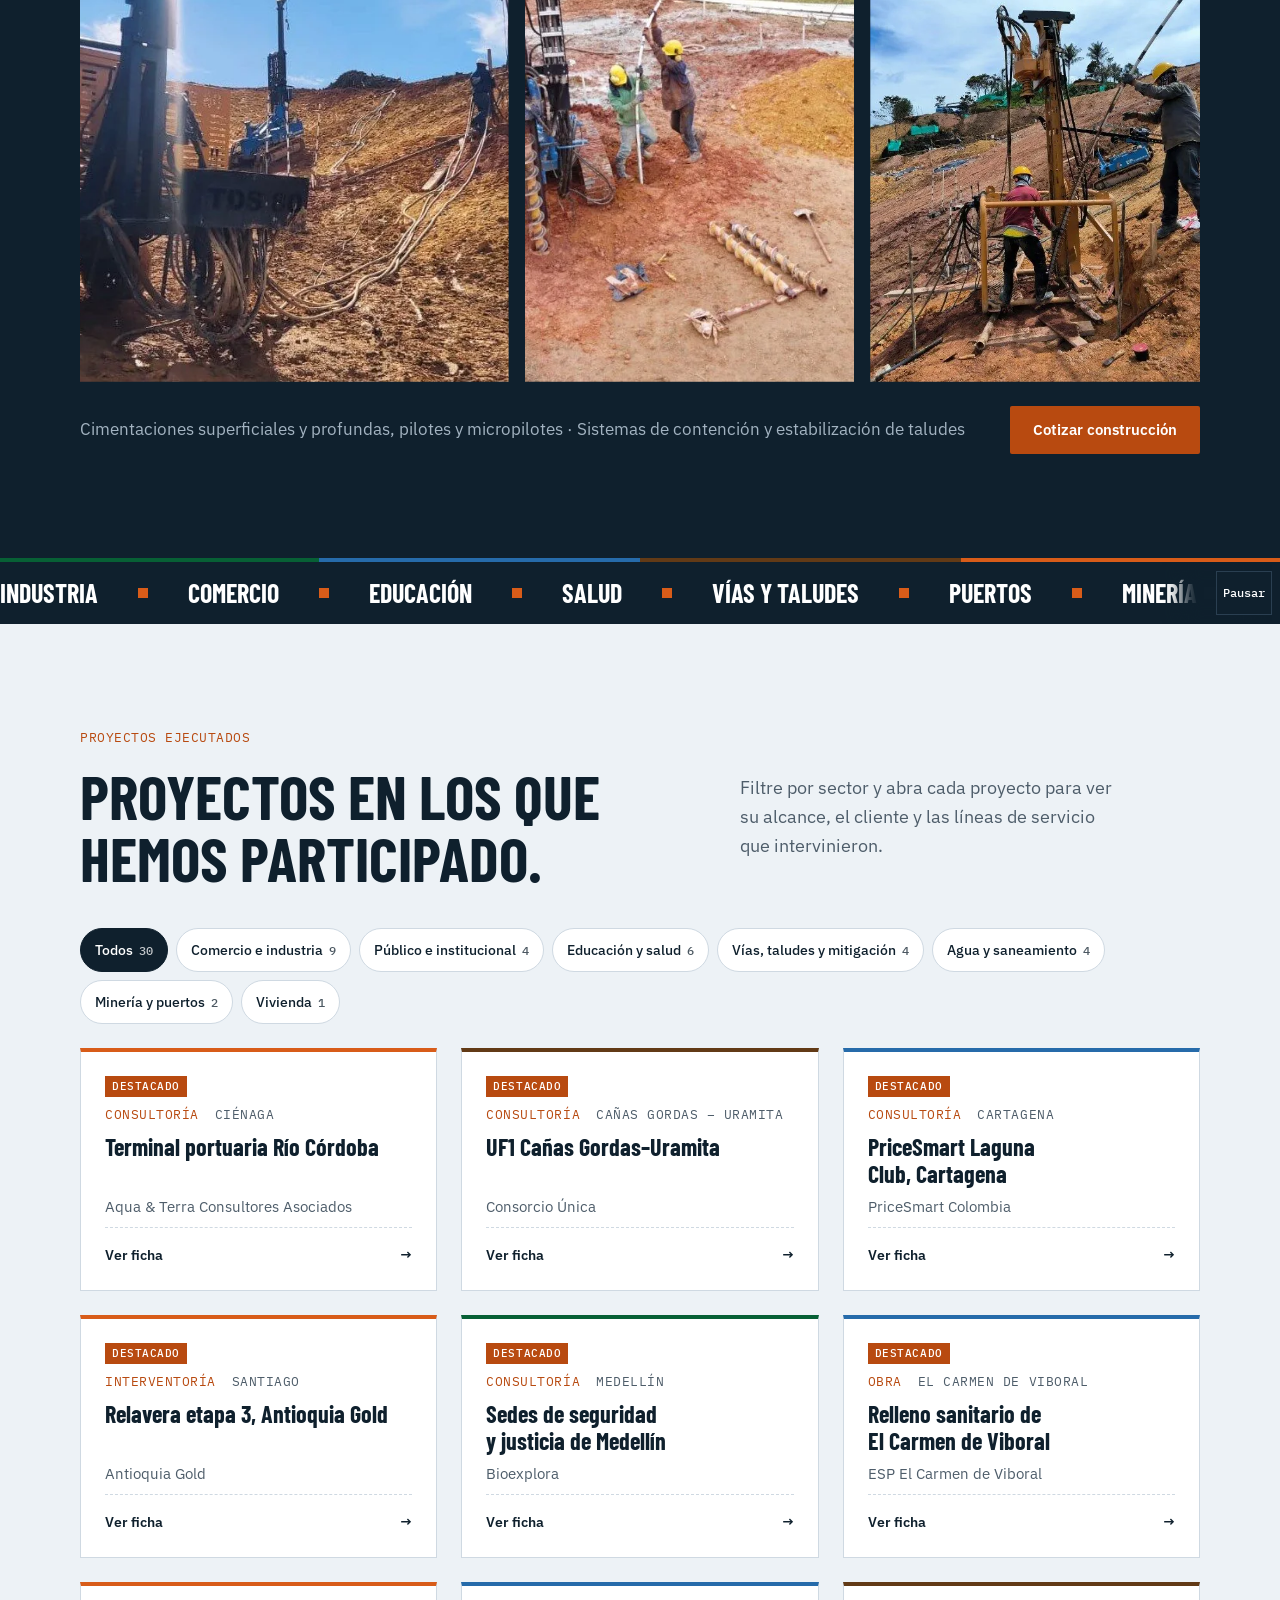
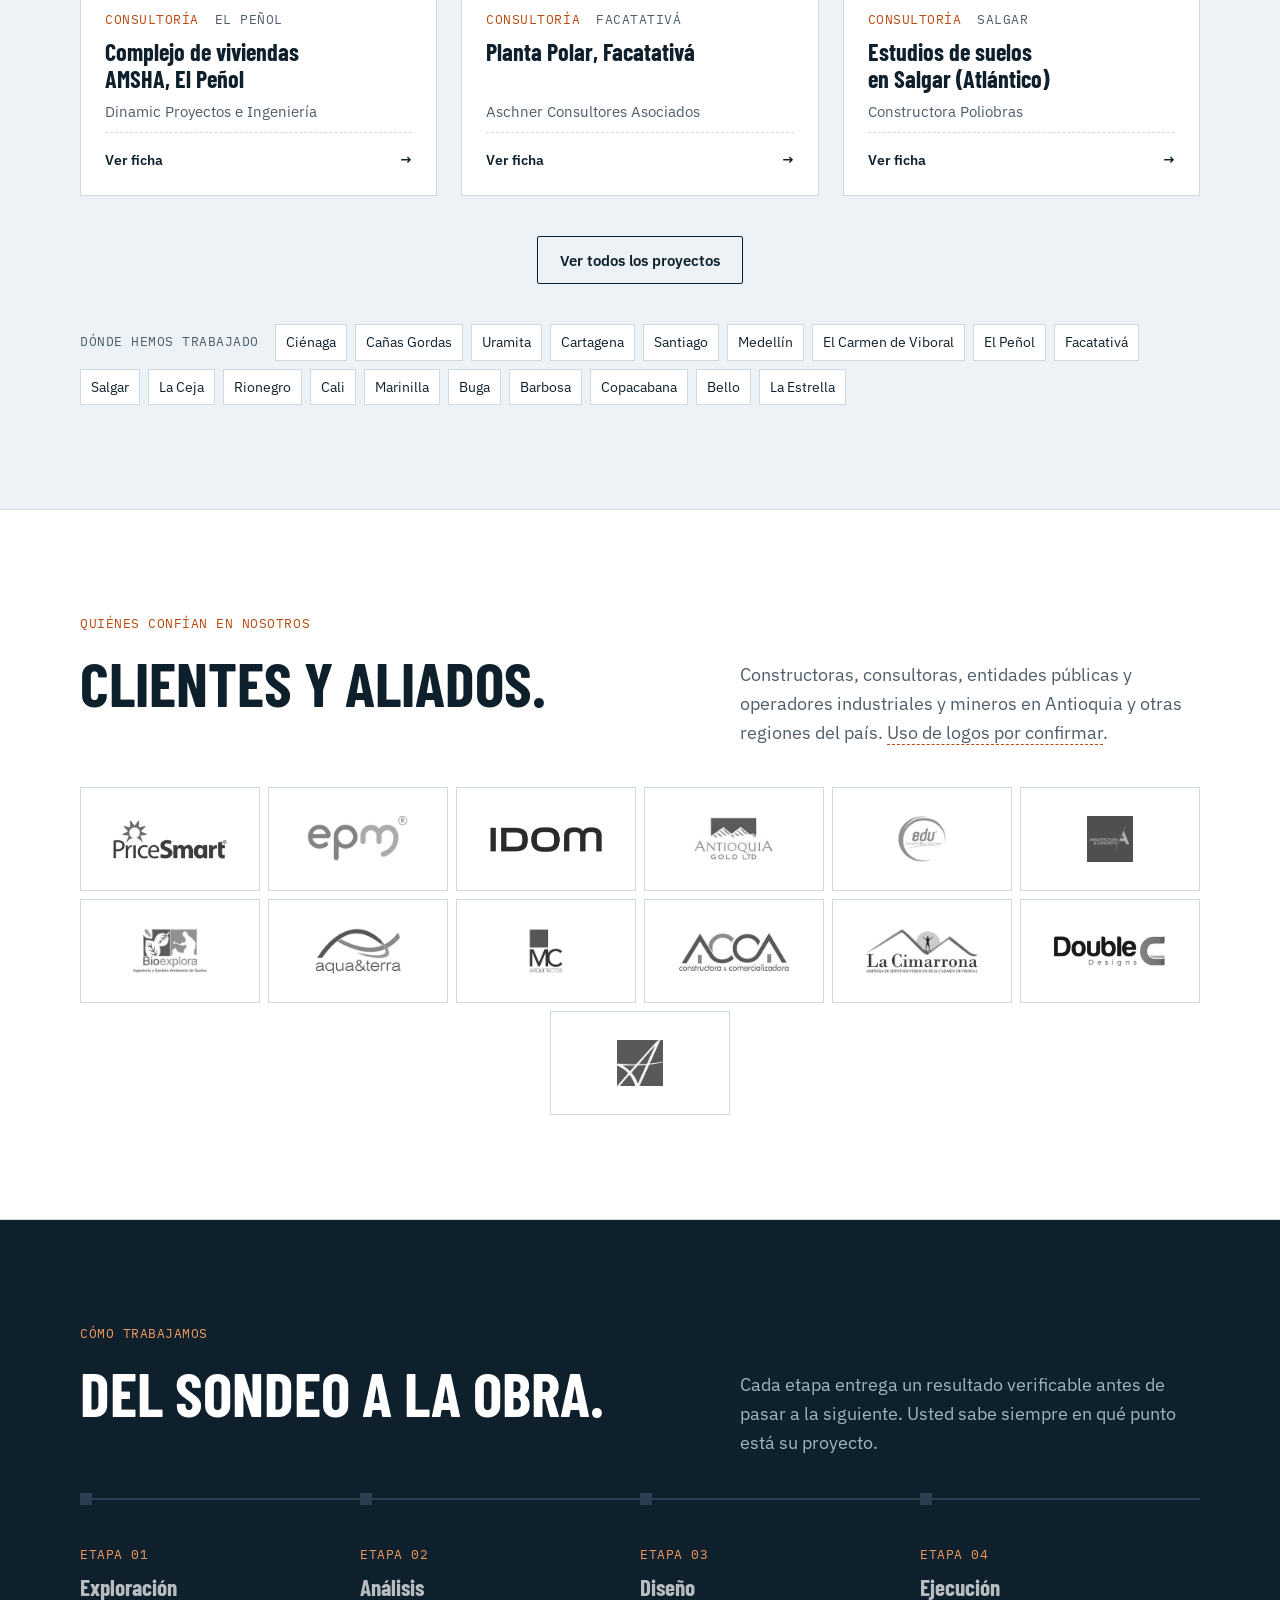
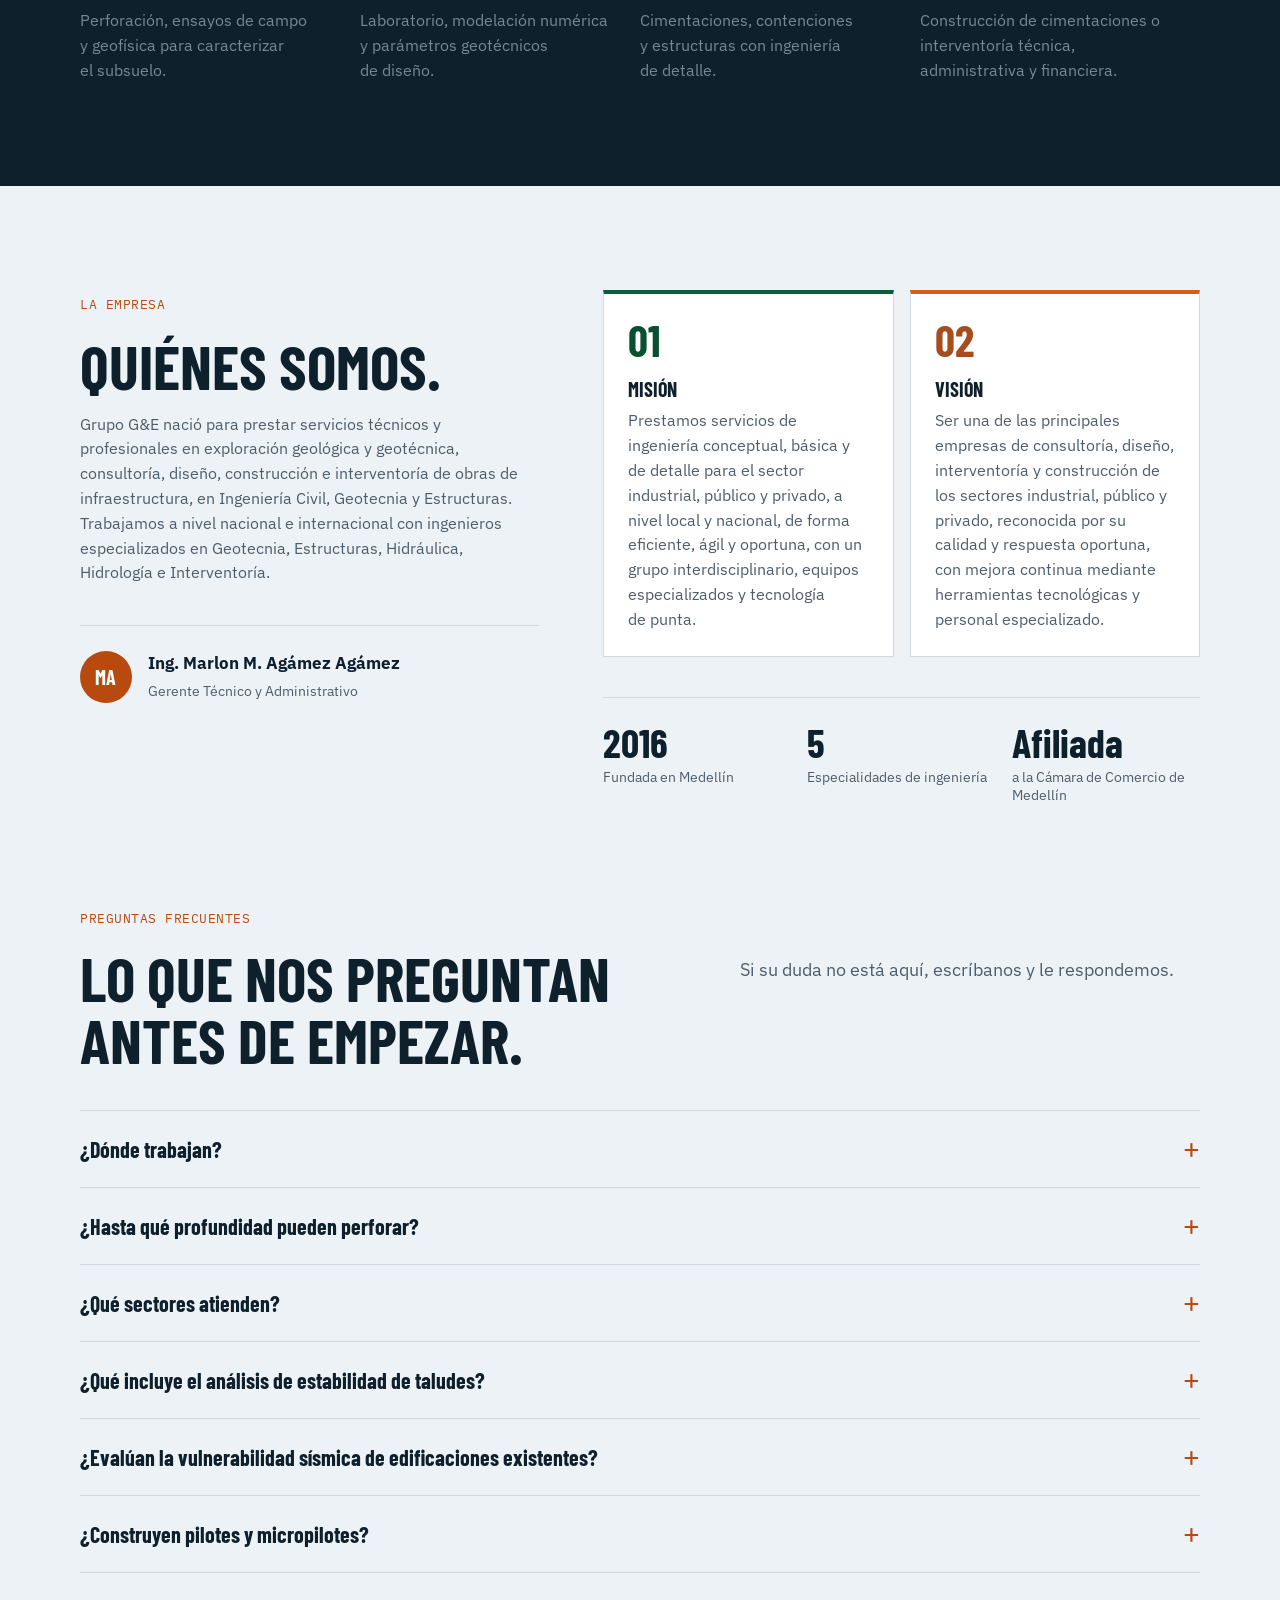
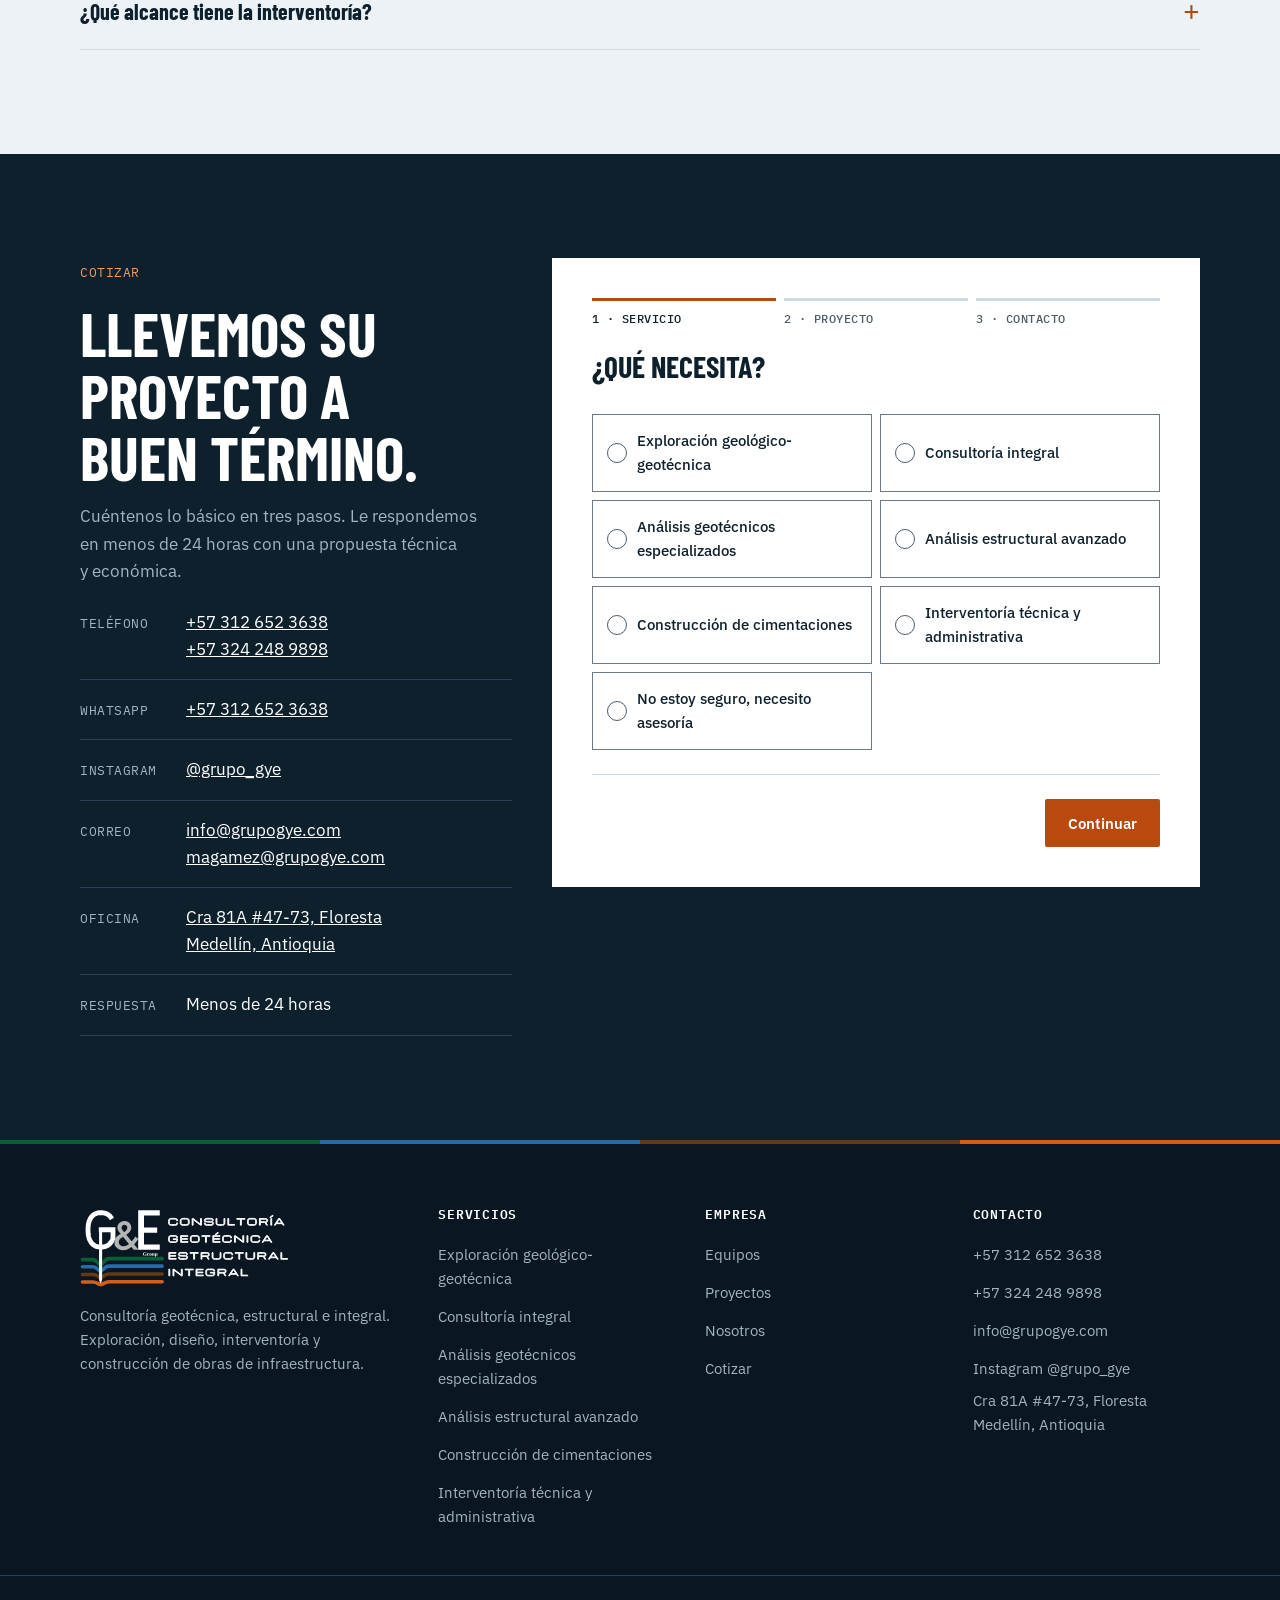
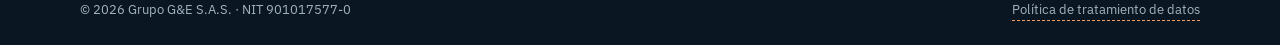
<file: prototipo/v3/index.html>
<!doctype html>
<html lang="es-CO">
<head>
<meta charset="utf-8">
<meta name="viewport" content="width=device-width, initial-scale=1">
<title>Consultoría Geotécnica y Estructural en Medellín | G&amp;E</title>
<meta name="description" content="Estudios de suelos, cimentaciones, taludes, estructuras e interventoría en Medellín y toda Colombia. Cotice con ingenieros especialistas de Grupo G&amp;E.">
<link rel="canonical" href="https://grupogye.com/">
<meta property="og:type" content="website">
<meta property="og:locale" content="es_CO">
<meta property="og:title" content="Grupo G&amp;E · Consultoría geotécnica, estructural e integral">
<meta property="og:description" content="Exploración, diseño, interventoría y construcción de cimentaciones. Medellín, Colombia.">
<meta property="og:url" content="https://grupogye.com/">
<meta property="og:site_name" content="Grupo G&amp;E">
<meta property="og:image" content="https://grupogye.com/og-ge.jpg"><!-- imagen de 1200x630 que se sube al publicar en WordPress -->
<meta name="twitter:card" content="summary_large_image">
<meta name="theme-color" content="#FFFFFF" media="(prefers-color-scheme: light)">
<meta name="theme-color" content="#0B1824" media="(prefers-color-scheme: dark)">
<link rel="icon" href="../../assets/marca/logo-ge-simbolo.svg" type="image/svg+xml">
<link rel="preconnect" href="https://fonts.googleapis.com">
<link rel="preconnect" href="https://fonts.gstatic.com" crossorigin>
<link href="https://fonts.googleapis.com/css2?family=Barlow+Condensed:wght@700;800&family=IBM+Plex+Mono:wght@400;500&family=IBM+Plex+Sans:wght@400;500;600&display=swap" rel="stylesheet">
<link rel="stylesheet" href="styles.css">
<script>(function(){try{var t=localStorage.getItem('gye-theme');if(t==='dark'||t==='light'){document.documentElement.dataset.theme=t;}}catch(e){/* almacenamiento bloqueado (modo privado): se usa el modo del sistema */}})();</script>
<script>if(!window.matchMedia('(prefers-reduced-motion: reduce)').matches&&'IntersectionObserver' in window)document.documentElement.classList.add('motion');</script>
<script type="application/ld+json">
{
  "@context":"https://schema.org",
  "@type":"ProfessionalService",
  "@id":"https://grupogye.com/#empresa",
  "name":"Grupo G&E S.A.S.",
  "alternateName":"G&E Consultoría Geotécnica Estructural Integral",
  "url":"https://grupogye.com/",
  "logo":"https://grupogye.com/logo-ge-simbolo-512.png",
  "description":"Consultoría geotécnica, estructural e integral: exploración, diseño, interventoría y construcción de obras de infraestructura.",
  "image":"https://grupogye.com/og-ge.jpg",
  "telephone":"+573126523638",
  "contactPoint":[{"@type":"ContactPoint","telephone":"+573126523638","contactType":"sales","areaServed":"CO","availableLanguage":"es"},{"@type":"ContactPoint","telephone":"+573242489898","contactType":"customer service","areaServed":"CO","availableLanguage":"es"}],
  "email":"info@grupogye.com",
  "address":{"@type":"PostalAddress","streetAddress":"Cra 81A #47-73, Floresta","addressLocality":"Medellín","addressRegion":"Antioquia","addressCountry":"CO"},
  "areaServed":[{"@type":"City","name":"Medellín"},{"@type":"AdministrativeArea","name":"Antioquia"},{"@type":"Country","name":"Colombia"}],
  "sameAs":["https://www.instagram.com/grupo_gye/"],
  "foundingDate":"2016-10-06",
  "taxID":"901017577-0",
  "employee":{"@type":"Person","name":"Marlon M. Agámez Agámez","jobTitle":"Gerente Técnico y Administrativo"}
}
</script>
</head>
<body>
<a class="skip" href="#contenido">Saltar al contenido</a>
<div class="proto" role="note">PROTOTIPO v3 · Contenido real del brochure 2026 · Datos <span style="border-bottom:1.5px dashed currentColor">subrayados así</span> faltan por confirmar</div>

<header class="hdr">
  <div class="wrap">
    <a class="logo" href="#" aria-label="Grupo G&amp;E, inicio"><img class="logo-l" src="../../assets/marca/logo-ge.svg" alt="" width="123" height="46"><img class="logo-d" src="../../assets/marca/logo-ge-negativo.svg" alt="" width="123" height="46"></a>
    <nav class="nav" aria-label="Principal">
      <a href="#servicios">Servicios</a><a href="#equipos">Equipos</a><a href="#proyectos">Proyectos</a><a href="#nosotros">Nosotros</a><a href="#preguntas">Preguntas</a>
    </nav>
    <button class="theme-btn" type="button" id="themeBtn" aria-pressed="false" aria-label="Activar modo oscuro">
      <svg class="i-moon" width="20" height="20" viewBox="0 0 24 24" aria-hidden="true" fill="none" stroke="currentColor" stroke-width="2"><path d="M20 14.5A8 8 0 0 1 9.5 4a8 8 0 1 0 10.5 10.5z"/></svg>
      <svg class="i-sun" width="20" height="20" viewBox="0 0 24 24" aria-hidden="true" fill="none" stroke="currentColor" stroke-width="2"><circle cx="12" cy="12" r="4"/><path d="M12 2v2M12 20v2M2 12h2M20 12h2M4.9 4.9l1.4 1.4M17.7 17.7l1.4 1.4M4.9 19.1l1.4-1.4M17.7 6.3l1.4-1.4"/></svg>
    </button>
    <a class="btn btn-clay" href="#cotizar">Cotizar proyecto</a>
    <button class="menu-btn" aria-expanded="false" aria-controls="mnav" aria-label="Abrir menú">
      <svg width="20" height="20" viewBox="0 0 20 20" aria-hidden="true"><path d="M2 5h16M2 10h16M2 15h16" stroke="currentColor" stroke-width="2"/></svg>
    </button>
  </div>
  <nav class="mnav" id="mnav" aria-label="Principal móvil">
    <a href="#servicios">Servicios</a><a href="#equipos">Equipos</a><a href="#proyectos">Proyectos</a><a href="#nosotros">Nosotros</a><a href="#preguntas">Preguntas</a><a href="#cotizar">Cotizar proyecto</a>
  </nav>
  <div class="progress" aria-hidden="true"></div>
</header>

<!-- Medidor de profundidad: la página es un sondeo de 150 m, la capacidad real de perforación de G&E -->
<div class="gauge" aria-hidden="true">
  <div class="gauge-ticks"></div>
  <div class="gauge-mark"><span><b id="gDepth">0.0 m</b><em id="gLayer" style="font-style:normal">Superficie</em></span></div>
</div>

<main id="contenido">
<section class="hero on-dark" data-stratum="Superficie" aria-labelledby="h1">
  <svg class="contours" id="contours" viewBox="0 0 1200 800" preserveAspectRatio="xMidYMid slice" aria-hidden="true"></svg>
  <div class="wrap">
    <div>
      <h1 id="h1" class="eyebrow">Consultoría geotécnica, estructural e integral</h1>
      <p class="display"><span class="line-mask"><span style="--l:0">Toda obra</span></span><span class="line-mask"><span style="--l:1">sólida empieza</span></span><span class="line-mask"><span style="--l:2"><em>bajo tierra.</em></span></span></p>
      <p class="lead">Exploramos el subsuelo hasta 150 m, diseñamos cimentaciones y estructuras, y construimos pilotes y micropilotes. Un solo equipo, del sondeo a la obra.</p>
      <div class="ctas">
        <a class="btn btn-clay" href="#cotizar">Cotizar mi proyecto
          <svg width="16" height="16" viewBox="0 0 16 16" aria-hidden="true"><path d="M3 8h10M9 4l4 4-4 4" stroke="currentColor" stroke-width="2" fill="none"/></svg></a>
        <a class="btn btn-line" href="#proyectos">Ver proyectos</a>
      </div>
      <div class="hero-facts">
        <div><b data-count="150" data-suffix=" m">150 m</b><span>de perforación</span></div>
        <div><b data-count="30">30</b><span>proyectos en portafolio</span></div>
        <div><b data-count="10">10</b><span>años de experiencia</span></div>
      </div>
    </div>

    <div class="strata-wrap">
      <svg class="strata" id="strata" viewBox="0 0 480 540" aria-labelledby="st-t">
        <title id="st-t">Perfil estratigráfico interactivo con los cuatro colores del logo G&amp;E: seleccione un estrato</title>
        <defs>
          <pattern id="pf" width="14" height="14" patternUnits="userSpaceOnUse"><rect width="14" height="14" fill="#0B4F2E"/><path d="M3 9q2-5 4 0M9 5q1.5-4 3 0" stroke="#2E8B57" stroke-width="1.3" fill="none"/></pattern>
          <pattern id="pc" width="24" height="10" patternUnits="userSpaceOnUse"><rect width="24" height="10" fill="#1E5A8E"/><path d="M1 5q3-3 6 0t6 0" stroke="#5B98CF" stroke-width="1.2" fill="none"/></pattern>
          <pattern id="ps" width="10" height="10" patternUnits="userSpaceOnUse"><rect width="10" height="10" fill="#5E3A18"/><circle cx="2.5" cy="2.5" r="1.1" fill="#8E6238"/><circle cx="7.5" cy="7" r="1.4" fill="#7A522C"/></pattern>
          <pattern id="pr" width="26" height="16" patternUnits="userSpaceOnUse"><rect width="26" height="16" fill="#B5521C"/><path d="M0 .5h26M0 8.5h26M8 .5v8M21 8.5v8" stroke="#D9773F" stroke-width="1.2"/></pattern>
          <clipPath id="dig"><rect id="digRect" x="60" y="78" width="290" height="430"/></clipPath>
        </defs>
        <g stroke="#E4EBF1" stroke-width="1.5" fill="none">
          <rect x="120" y="18" width="140" height="62"/>
          <path d="M120 38h140M120 58h140M160 18v62M200 18v62M240 18v40"/>
        </g>
        <g clip-path="url(#dig)">
          <g class="layer" tabindex="0" role="button" aria-pressed="false" data-k="0"><path class="fillp" d="M70 80H330V122C260 118 160 127 70 121Z" fill="url(#pf)"/><path class="edge" d="M70 80H330V122C260 118 160 127 70 121Z"/></g>
          <g class="layer" tabindex="0" role="button" aria-pressed="false" data-k="1"><path class="fillp" d="M70 121C160 127 260 118 330 122V238C250 230 150 246 70 236Z" fill="url(#pc)"/><path class="edge" d="M70 121C160 127 260 118 330 122V238C250 230 150 246 70 236Z"/></g>
          <g class="layer" tabindex="0" role="button" aria-pressed="false" data-k="2"><path class="fillp" d="M70 236C150 246 250 230 330 238V360C240 352 160 368 70 357Z" fill="url(#ps)"/><path class="edge" d="M70 236C150 246 250 230 330 238V360C240 352 160 368 70 357Z"/></g>
          <g class="layer" tabindex="0" role="button" aria-pressed="false" data-k="3"><path class="fillp" d="M70 357C160 368 240 352 330 360V500H70Z" fill="url(#pr)"/><path class="edge" d="M70 357C160 368 240 352 330 360V500H70Z"/></g>
        </g>
        <path d="M60 80H340" stroke="#E4EBF1" stroke-width="2"/>
        <g aria-hidden="true"><path d="M52 116l6 8 6-8z" fill="#5B98CF"/><text x="48" y="114" text-anchor="end" style="fill:#5B98CF">N.F.</text></g>
        <line class="pile" x1="150" y1="80" x2="150" y2="400" stroke="#EDF2F6" stroke-width="8" pointer-events="none"/>
        <line class="pile b" x1="230" y1="80" x2="230" y2="400" stroke="#EDF2F6" stroke-width="8" pointer-events="none"/>
        <g aria-hidden="true">
          <path d="M44 80V500" stroke="#4E5D6A"/>
          <path d="M38 80h6M38 150h6M38 220h6M38 290h6M38 360h6M38 430h6M38 500h6" stroke="#A3B3C1"/>
          <text x="34" y="84" text-anchor="end">0</text><text x="34" y="154" text-anchor="end">2</text><text x="34" y="224" text-anchor="end">4</text>
          <text x="34" y="294" text-anchor="end">6</text><text x="34" y="364" text-anchor="end">8</text><text x="34" y="434" text-anchor="end">10</text><text x="34" y="504" text-anchor="end">12</text>
          <text x="44" y="528" text-anchor="middle">PROF. (m)</text>
        </g>
        <g aria-hidden="true">
          <g class="st-l" data-y="100"><path d="M330 100h14" stroke="#A3B3C1"/><text class="lbl" x="350" y="98">Capa vegetal</text><text x="350" y="113">0.0 – 1.2 m</text></g>
          <g class="st-l" data-y="178"><path d="M330 178h14" stroke="#A3B3C1"/><text class="lbl" x="350" y="176">Limo saturado</text><text class="nspt" x="350" y="191">bajo nivel freático</text></g>
          <g class="st-l" data-y="298"><path d="M330 298h14" stroke="#A3B3C1"/><text class="lbl" x="350" y="296">Suelo residual</text><text class="nspt" x="350" y="311">N-SPT 15–30</text></g>
          <g class="st-l" data-y="430"><path d="M330 430h14" stroke="#A3B3C1"/><text class="lbl" x="350" y="428">Roca meteorizada</text><text class="nspt" x="350" y="443">N-SPT &gt;50</text></g>
        </g>
      </svg>
      <div class="layer-card" aria-live="polite">
        <span class="mono" id="lcTitle">Sondeo ilustrativo · colores del logo G&amp;E</span>
        <p id="lcText">Así leemos un terreno antes de construir. Toque cada estrato para ver qué significa para su obra.</p>
      </div>
    </div>
  </div>
</section>
<div class="stripe-bar" aria-hidden="true"></div>

<section class="value" data-stratum="Capa vegetal" aria-labelledby="h-why">
  <h2 class="sr" id="h-why">Por qué Grupo G&amp;E</h2>
  <div class="wrap">
    <div><span class="mono">01</span><h3>Del estudio a la obra, un solo equipo</h3><p>Exploración, diseño, interventoría y construcción bajo una misma coordinación. La información de campo llega directo al diseño y a la ejecución.</p></div>
    <div><span class="mono">02</span><h3>Equipos propios en campo</h3><p>Perforación con recuperación de muestras hasta 150 m, roto-percusión, sismógrafo ABEM, tomografía eléctrica, georradar (GPR) y equipos de micropilotes.</p></div>
    <div><span class="mono">03</span><h3>Clientes que exigen</h3><p>PriceSmart, EPM, IDOM, Antioquia Gold, Bioexplora e IngenioBIM, entre otros, nos han confiado estudios, diseños, interventorías y obras.</p></div>
  </div>
</section>

<section class="sec" id="servicios" data-stratum="Limo saturado" aria-labelledby="h-svc">
  <div class="wrap">
    <div class="sec-head">
      <div><span class="mono">Servicios de ingeniería</span><h2 id="h-svc">Geotecnia, estructuras y construcción en una sola firma.</h2></div>
      <p>Seis líneas de trabajo con ingeniería conceptual, básica y de detalle para los sectores industrial, público y privado.</p>
    </div>
    <div class="svc-grid" id="svcGrid"></div>
    <div class="others">
      <span class="mono" style="color:var(--accent)">Otros servicios</span>
      <ul id="others"></ul>
    </div>
  </div>
</section>

<section class="sec equip" id="equipos" data-stratum="Suelo residual" aria-labelledby="h-eq">
  <div class="wrap">
    <div class="equip-copy">
      <span class="mono" style="color:var(--accent)">Con qué lo hacemos</span>
      <h2 id="h-eq" style="margin-top:16px">Equipos propios, datos confiables.</h2>
      <p>Operamos nuestros propios equipos de perforación, geofísica y cimentación profunda. Eso nos permite responder con oportunidad y controlar la calidad de la información que alimenta cada diseño.</p>
      <ul class="caps">
        <li><span class="mono">150 m</span><span>Perforación directa con recuperación de muestras en suelo y roca</span></li>
        <li><span class="mono">ABEM</span><span>Sismógrafo para refracción, reflexión, down-hole y cross-hole</span></li>
        <li><span class="mono">ERT</span><span>Ensayos geoeléctricos y tomografía eléctrica</span></li>
        <li><span class="mono">GPR</span><span>Radar de penetración terrestre (georradar)</span></li>
        <li><span class="mono">IGU · IR · IRS</span><span>Equipos para pilotes y micropilotes de cimentación</span></li>
      </ul>
    </div>
    <div class="photos">
      <figure class="tall"><img src="../../assets/web/perforacion-roto-percusion-sm.webp" srcset="../../assets/web/perforacion-roto-percusion-sm.webp 600w, ../../assets/web/perforacion-roto-percusion-lg.webp 960w" sizes="(min-width:1000px) 30vw, 50vw" width="960" height="1280" loading="lazy" alt="Operarios manejando equipo de perforación a roto-percusión en zona boscosa"><figcaption>Perforación a roto-percusión</figcaption></figure>
      <figure><img src="../../assets/web/nucleo-perforacion-lg.webp" width="815" height="611" loading="lazy" alt="Núcleo de perforación cilíndrico extraído del terreno"><figcaption>Núcleo de roca recuperado</figcaption></figure>
      <figure><img src="../../assets/web/operario-equipo-perforacion-portada-sm.webp" width="480" height="800" loading="lazy" style="aspect-ratio:4/3" alt="Operario junto a equipo de perforación naranja en obra"><figcaption>Exploración en campo</figcaption></figure>
    </div>
  </div>
  <div class="wrap">
    <div class="calc">
      <figure><img src="../../assets/web/tomografia-electrica-lg.webp" width="898" height="349" loading="lazy" alt="Sección de tomografía eléctrica con distribución de resistividad"><figcaption>Tomografía eléctrica con propósitos geotécnicos y ambientales</figcaption></figure>
      <figure><img src="../../assets/web/modelo-estabilidad-taludes-lg.webp" width="852" height="403" loading="lazy" alt="Modelo numérico de estabilidad de talud"><figcaption>Análisis numérico de estabilidad de taludes</figcaption></figure>
      <figure><img src="../../assets/web/diagrama-contencion-anclajes-lg.webp" width="821" height="620" loading="lazy" alt="Sección de talud con sistema de contención anclado"><figcaption>Diseño de contenciones con software especializado</figcaption></figure>
    </div>
  </div>
</section>

<section class="sec build on-dark" data-stratum="Suelo residual" aria-labelledby="h-build">
  <div class="wrap">
    <div class="sec-head">
      <div><span class="mono">Ejecución en obra</span><h2 id="h-build">Construimos lo que diseñamos.</h2></div>
      <p>Micropilotes de cimentación con sistemas IGU, IR e IRS, contenciones y estabilización de taludes, con talento humano, equipos y tecnología especializada.</p>
    </div>
    <div class="gallery">
      <figure><img src="../../assets/web/micropilotes-ladera-2-lg.webp" width="1068" height="524" loading="lazy" alt="Equipo de perforación sobre ladera durante construcción de micropilotes"></figure>
      <figure><img src="../../assets/web/micropilotes-ladera-1-lg.webp" width="1037" height="579" loading="lazy" alt="Equipo de micropilotes en ladera con operarios y barrenas"></figure>
      <figure><img src="../../assets/web/micropilotes-ladera-4-lg.webp" width="519" height="709" loading="lazy" alt="Cuadrilla instalando armadura de micropilote en ladera"></figure>
    </div>
    <div class="note"><span>Cimentaciones superficiales y profundas, pilotes y micropilotes · Sistemas de contención y estabilización de taludes</span><button class="btn btn-clay" type="button" data-quote="construccion-de-cimentaciones">Cotizar construcción</button></div>
  </div>
</section>

<div class="ticker">
  <button class="ticker-btn" type="button" aria-pressed="false" id="tickerBtn">Pausar</button>
  <ul class="ticker-track" aria-label="Sectores que atendemos" style="padding:18px 0">
    <li>Industria</li><li>Comercio</li><li>Educación</li><li>Salud</li><li>Vías y taludes</li><li>Puertos</li><li>Minería</li><li>Acueducto y saneamiento</li>
    <li aria-hidden="true">Industria</li><li aria-hidden="true">Comercio</li><li aria-hidden="true">Educación</li><li aria-hidden="true">Salud</li><li aria-hidden="true">Vías y taludes</li><li aria-hidden="true">Puertos</li><li aria-hidden="true">Minería</li><li aria-hidden="true">Acueducto y saneamiento</li>
  </ul>
</div>

<section class="sec" id="proyectos" data-stratum="Roca meteorizada" aria-labelledby="h-proj">
  <div class="wrap">
    <div class="sec-head">
      <div><span class="mono">Proyectos ejecutados</span><h2 id="h-proj">Proyectos en los que hemos participado.</h2></div>
      <p>Filtre por sector y abra cada proyecto para ver su alcance, el cliente y las líneas de servicio que intervinieron.</p>
    </div>
    <fieldset class="chips" id="chips"><legend class="sr">Filtrar proyectos por sector</legend></fieldset>
    <output class="sr" id="projStatus"></output>
    <div class="proj-grid" id="projGrid"></div>
    <div class="more-wrap"><button class="btn btn-line" type="button" id="moreProj">Ver todos los proyectos</button></div>
    <div class="where" id="where"><span class="mono">Dónde hemos trabajado</span></div>
  </div>
</section>

<dialog class="case" id="caseDlg" aria-labelledby="caseTitle">
  <div class="case-head">
    <span class="mono" id="caseMeta"></span>
    <button class="case-close" type="button" id="caseClose" aria-label="Cerrar"><svg width="18" height="18" viewBox="0 0 18 18" aria-hidden="true"><path d="M3 3l12 12M15 3L3 15" stroke="currentColor" stroke-width="2"/></svg></button>
  </div>
  <div class="case-body">
    <h2 id="caseTitle">Ficha del proyecto</h2>
    <p id="caseDesc" style="color:var(--muted);font-size:18px"></p>
    <div class="case-grid">
      <div><span class="mono">Alcance</span><ul id="caseScope" style="margin:0;padding-left:18px;color:var(--muted)"></ul></div>
      <div><span class="mono">Cliente</span><p id="caseClient"></p></div>
      <div><span class="mono">Ubicación</span><p id="casePlace"></p></div>
      <div><span class="mono">Líneas de servicio</span><p id="caseLines"></p></div>
    </div>
    <button class="btn btn-clay" type="button" id="caseQuote">Cotizar un proyecto similar</button>
  </div>
</dialog>

<section class="sec clients" data-stratum="Roca meteorizada" aria-labelledby="h-cli">
  <div class="wrap">
    <div class="sec-head">
      <div><span class="mono">Quiénes confían en nosotros</span><h2 id="h-cli">Clientes y aliados.</h2></div>
      <p>Constructoras, consultoras, entidades públicas y operadores industriales y mineros en Antioquia y otras regiones del país. <span class="tbd" title="Confirmar autorización de uso de logos">Uso de logos por confirmar</span>.</p>
    </div>
    <ul class="logos" id="logos" style="margin:0;padding:0"></ul>
  </div>
</section>

<section class="sec process on-dark" id="proceso" data-stratum="Roca meteorizada" aria-labelledby="h-proc">
  <div class="wrap">
    <div class="sec-head">
      <div><span class="mono">Cómo trabajamos</span><h2 id="h-proc">Del sondeo a la obra.</h2></div>
      <p>Cada etapa entrega un resultado verificable antes de pasar a la siguiente. Usted sabe siempre en qué punto está su proyecto.</p>
    </div>
    <ol class="steps">
      <li class="step"><span class="mono">Etapa 01</span><h3>Exploración</h3><p>Perforación, ensayos de campo y geofísica para caracterizar el subsuelo.</p></li>
      <li class="step"><span class="mono">Etapa 02</span><h3>Análisis</h3><p>Laboratorio, modelación numérica y parámetros geotécnicos de diseño.</p></li>
      <li class="step"><span class="mono">Etapa 03</span><h3>Diseño</h3><p>Cimentaciones, contenciones y estructuras con ingeniería de detalle.</p></li>
      <li class="step"><span class="mono">Etapa 04</span><h3>Ejecución</h3><p>Construcción de cimentaciones o interventoría técnica, administrativa y financiera.</p></li>
    </ol>
  </div>
</section>

<section class="sec about" id="nosotros" data-stratum="Roca sana" aria-labelledby="h-about">
  <div class="wrap">
    <div class="about-intro">
      <span class="mono" style="color:var(--accent)">La empresa</span>
      <h2 id="h-about" style="margin:16px 0">Quiénes somos.</h2>
      <p>Grupo G&amp;E nació para prestar servicios técnicos y profesionales en exploración geológica y geotécnica, consultoría, diseño, construcción e interventoría de obras de infraestructura, en Ingeniería Civil, Geotecnia y Estructuras. Trabajamos a nivel nacional e internacional con ingenieros especializados en Geotecnia, Estructuras, Hidráulica, Hidrología e Interventoría.</p>
      <div class="person"><span class="avatar" aria-hidden="true">MA</span><div><b>Ing. Marlon M. Agámez Agámez</b><span>Gerente Técnico y Administrativo</span></div></div>
    </div>
    <div class="about-side">
      <div class="mv">
        <article class="col" style="--c:var(--g-green)"><span class="mv-n" aria-hidden="true">01</span><h3>Misión</h3><p>Prestamos servicios de ingeniería conceptual, básica y de detalle para el sector industrial, público y privado, a nivel local y nacional, de forma eficiente, ágil y oportuna, con un grupo interdisciplinario, equipos especializados y tecnología de punta.</p></article>
        <article class="col" style="--c:var(--g-orange)"><span class="mv-n" aria-hidden="true">02</span><h3>Visión</h3><p>Ser una de las principales empresas de consultoría, diseño, interventoría y construcción de los sectores industrial, público y privado, reconocida por su calidad y respuesta oportuna, con mejora continua mediante herramientas tecnológicas y personal especializado.</p></article>
      </div>
      <dl class="about-facts">
        <div><dt>2016</dt><dd>Fundada en Medellín</dd></div>
        <div><dt>5</dt><dd>Especialidades de ingeniería</dd></div>
        <div><dt>Afiliada</dt><dd>a la Cámara de Comercio de Medellín</dd></div>
      </dl>
    </div>
  </div>
</section>

<section class="sec" id="preguntas" data-stratum="Roca sana" aria-labelledby="h-faq" style="padding-top:0">
  <div class="wrap">
    <div class="sec-head">
      <div><span class="mono">Preguntas frecuentes</span><h2 id="h-faq">Lo que nos preguntan antes de empezar.</h2></div>
      <p>Si su duda no está aquí, escríbanos y le respondemos.</p>
    </div>
    <div class="faq" id="faq"></div>
  </div>
</section>

<section class="sec quote on-dark" id="cotizar" data-stratum="Roca sana · 150 m" aria-labelledby="h-quote">
  <div class="wrap">
    <div class="quote-info">
      <span class="mono">Cotizar</span>
      <h2 id="h-quote">Llevemos su proyecto a buen término.</h2>
      <p>Cuéntenos lo básico en tres pasos. Le respondemos en menos de 24 horas con una propuesta técnica y económica.</p>
      <ul class="cinfo">
        <li><span class="mono">Teléfono</span><span><a href="tel:+573126523638">+57 312 652 3638</a><br><a href="tel:+573242489898">+57 324 248 9898</a></span></li>
        <li><span class="mono">WhatsApp</span><a href="https://wa.me/573126523638" data-wa>+57 312 652 3638</a></li>
        <li><span class="mono">Instagram</span><a href="https://www.instagram.com/grupo_gye/" target="_blank" rel="noopener">@grupo_gye</a></li>
        <li><span class="mono">Correo</span><span><a href="mailto:info@grupogye.com">info@grupogye.com</a><br><a href="mailto:magamez@grupogye.com">magamez@grupogye.com</a></span></li>
        <li><span class="mono">Oficina</span><a href="https://www.google.com/maps/search/?api=1&amp;query=Cra+81A+%2347-73+Medell%C3%ADn" target="_blank" rel="noopener">Cra 81A #47-73, Floresta<br>Medellín, Antioquia</a></li>
        <li><span class="mono">Respuesta</span><span>Menos de 24 horas</span></li>
      </ul>
    </div>

    <noscript><p class="wizard" style="margin:0">Para cotizar escriba a <a href="mailto:info@grupogye.com">info@grupogye.com</a> o llame al <a href="tel:+573126523638">+57 312 652 3638</a>.</p></noscript>
    <form class="wizard" id="wizard" novalidate>
      <ol class="wsteps" aria-label="Pasos"><li class="current" aria-current="step">1 · Servicio</li><li>2 · Proyecto</li><li>3 · Contacto</li></ol>

      <fieldset data-step="1">
        <legend tabindex="-1">¿Qué necesita?</legend>
        <div class="opts" id="svcOpts" aria-describedby="svcMsg"></div>
        <span class="msg" id="svcMsg" aria-live="polite"></span>
      </fieldset>

      <fieldset data-step="2" hidden>
        <legend tabindex="-1">Sobre el proyecto</legend>
        <div class="row">
          <div class="f"><label for="ciudad">Municipio</label><input id="ciudad" name="ciudad" maxlength="60" required autocomplete="address-level2" placeholder="Ej.: Medellín, Rionegro…"><span class="msg" aria-live="polite"></span></div>
          <div class="f"><label for="tipo">Tipo de obra</label>
            <select id="tipo" name="tipo" required><option value="">Seleccione…</option><option>Vivienda</option><option>Edificio</option><option>Comercial</option><option>Industrial o bodega</option><option>Educativo o salud</option><option>Vía, talud o puente</option><option>Acueducto o saneamiento</option><option>Minería o puerto</option><option>Edificación existente (patología / reforzamiento)</option><option>Otro</option></select><span class="msg" aria-live="polite"></span></div>
        </div>
        <div class="row">
          <div class="f"><label for="area">Área aproximada <span class="opt-t">(m², opcional)</span></label><input id="area" name="area" inputmode="numeric" maxlength="10" pattern="[0-9.,]*"></div>
          <div class="f"><label for="pisos">Pisos y sótanos <span class="opt-t">(opcional)</span></label><input id="pisos" name="pisos" maxlength="60" placeholder="Ej.: 8 pisos, 1 sótano"></div>
        </div>
        <div class="f"><label for="plazo">¿Para cuándo lo necesita? <span class="opt-t">(opcional)</span></label>
          <select id="plazo" name="plazo"><option value="">Sin definir</option><option>Lo antes posible</option><option>En 1 a 3 meses</option><option>En más de 3 meses</option></select></div>
        <div class="f"><label for="detalle">Detalles <span class="opt-t">(opcional)</span></label><textarea id="detalle" name="detalle" maxlength="800" placeholder="Cuéntenos lo que sepa del lote o de la obra"></textarea></div>
      </fieldset>

      <fieldset data-step="3" hidden>
        <legend tabindex="-1">¿Cómo le contactamos?</legend>
        <div class="row">
          <div class="f"><label for="nombre">Nombre</label><input id="nombre" name="nombre" autocomplete="name" maxlength="80" required><span class="msg" aria-live="polite"></span></div>
          <div class="f"><label for="empresa">Empresa <span class="opt-t">(opcional)</span></label><input id="empresa" name="empresa" autocomplete="organization" maxlength="80"></div>
        </div>
        <div class="row">
          <div class="f"><label for="tel">Teléfono / WhatsApp</label><input id="tel" name="tel" type="tel" autocomplete="tel" inputmode="tel" maxlength="20" required><span class="msg" aria-live="polite"></span></div>
          <div class="f"><label for="email">Correo</label><input id="email" name="email" type="email" autocomplete="email" maxlength="120" required><span class="msg" aria-live="polite"></span></div>
        </div>
        <div class="f"><label class="check"><input type="checkbox" id="habeas" name="habeas" required> Autorizo el tratamiento de mis datos personales según la <span class="tbd" title="Pendiente: publicar la política en /politica-de-privacidad/">Política de Tratamiento de Datos</span> (Ley 1581 de 2012).</label><span class="msg" aria-live="polite"></span></div>
      </fieldset>

      <div class="hp" aria-hidden="true"><label for="website">Sitio web</label><input id="website" name="website" tabindex="-1" autocomplete="off"></div>
      <div class="done-box" id="doneBox" hidden>
        <span class="mono" id="doneTag" style="color:var(--ok)">Resumen listo</span>
        <h3 tabindex="-1" id="doneTitle">Envíe su solicitud por WhatsApp para que la atendamos.</h3>
        <ul class="summary" id="summary"></ul>
        <p style="color:var(--muted);font-size:15px" id="doneText">También puede escribirnos a info@grupogye.com.</p>
        <div class="done-actions">
          <a class="btn btn-wa" id="waSend" href="#" target="_blank" rel="noopener">Enviar por WhatsApp</a>
          <button class="btn btn-line" type="button" id="restart" style="color:var(--text)">Nueva solicitud</button>
        </div>
      </div>

      <div class="wnav" id="wnav">
        <button class="btn btn-line" type="button" id="back" hidden>← Atrás</button>
        <span></span>
        <button class="btn btn-clay" type="submit" id="next">Continuar</button>
      </div>
    </form>
  </div>
</section>
</main>

<footer class="on-dark">
  <div class="stripe-bar" aria-hidden="true"></div>
  <div class="wrap">
    <div>
      <a class="logo" href="#contenido" style="margin-bottom:16px"><img src="../../assets/marca/logo-ge-negativo.svg" alt="Grupo G&amp;E" width="214" height="80" loading="lazy" style="height:80px"></a>
      <p>Consultoría geotécnica, estructural e integral. Exploración, diseño, interventoría y construcción de obras de infraestructura.</p>
    </div>
    <div><h2>Servicios</h2><ul id="footSvc"></ul></div>
    <div><h2>Empresa</h2><ul><li><a href="#equipos">Equipos</a></li><li><a href="#proyectos">Proyectos</a></li><li><a href="#nosotros">Nosotros</a></li><li><a href="#cotizar">Cotizar</a></li></ul></div>
    <div><h2>Contacto</h2><ul><li><a href="tel:+573126523638">+57 312 652 3638</a></li><li><a href="tel:+573242489898">+57 324 248 9898</a></li><li><a href="mailto:info@grupogye.com">info@grupogye.com</a></li><li><a href="https://www.instagram.com/grupo_gye/" target="_blank" rel="noopener">Instagram @grupo_gye</a></li><li>Cra 81A #47-73, Floresta<br>Medellín, Antioquia</li></ul></div>
  </div>
  <div class="legal"><div class="wrap"><span>© 2026 Grupo G&amp;E S.A.S. · NIT 901017577-0</span><span class="tbd" title="Pendiente: publicar en /politica-de-privacidad/">Política de tratamiento de datos</span></div></div>
</footer>

<a class="wa" href="https://wa.me/573126523638" data-wa aria-label="Escribir por WhatsApp a Grupo G&amp;E">
  <svg width="28" height="28" viewBox="0 0 24 24" aria-hidden="true" fill="currentColor"><path d="M12 2a10 10 0 0 0-8.6 15.1L2 22l5-1.3A10 10 0 1 0 12 2zm0 18.2a8.2 8.2 0 0 1-4.2-1.2l-.3-.2-3 .8.8-2.9-.2-.3A8.2 8.2 0 1 1 12 20.2zm4.5-6.1c-.2-.1-1.5-.7-1.7-.8s-.4-.1-.6.1-.7.8-.8 1-.3.2-.5.1a6.7 6.7 0 0 1-3.3-2.9c-.3-.4.3-.4.7-1.3.1-.2 0-.3 0-.4l-.8-1.8c-.2-.5-.4-.4-.6-.4h-.5a1 1 0 0 0-.7.3 3 3 0 0 0-.9 2.2 5.2 5.2 0 0 0 1.1 2.8 11.9 11.9 0 0 0 4.6 4c1.7.7 2.4.8 3.2.7a2.8 2.8 0 0 0 1.8-1.3 2.3 2.3 0 0 0 .2-1.3c-.1-.1-.3-.2-.5-.3z"/></svg>
</a>

<script src="data.js"></script>
<script src="app.js"></script>
</body>
</html>
</file>
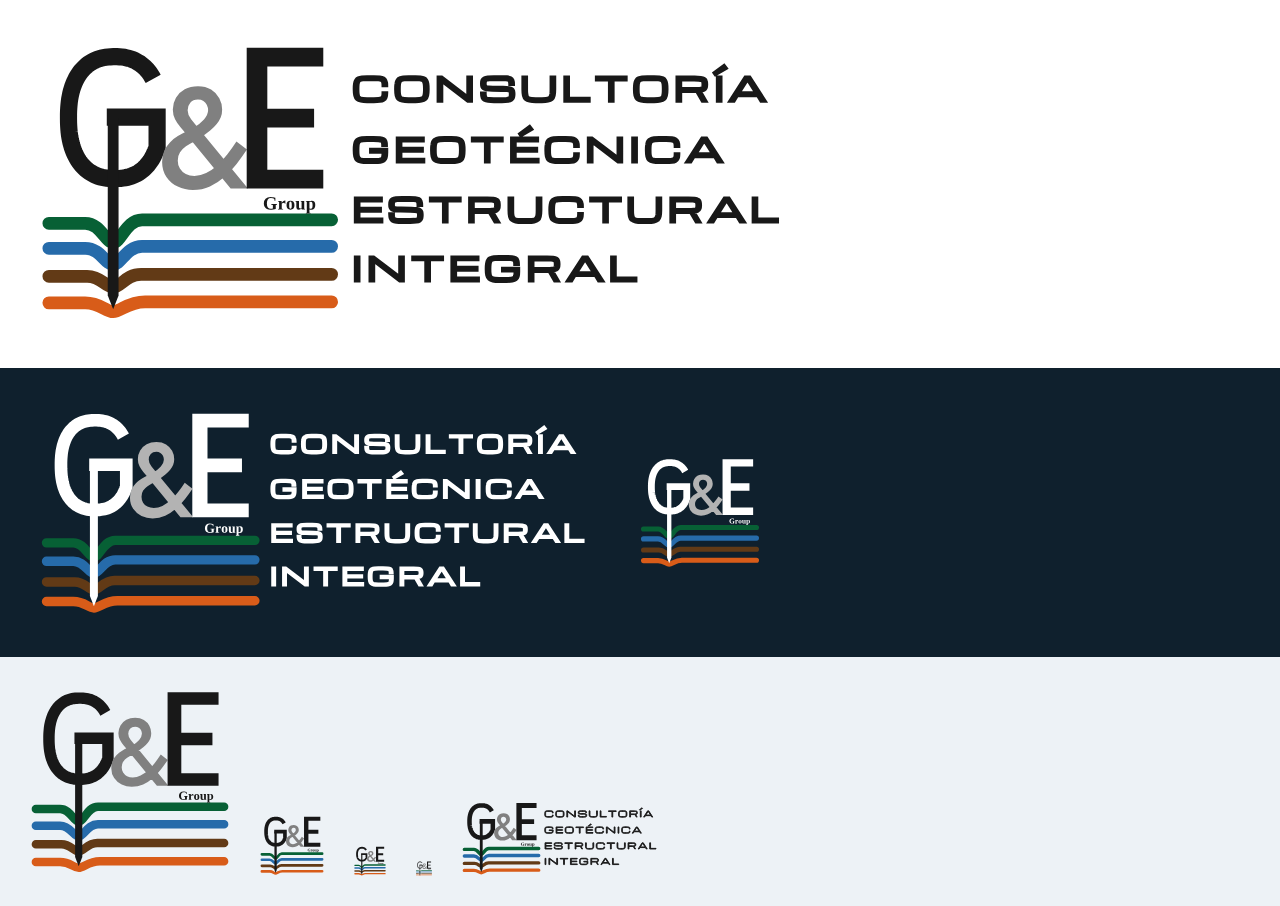
<file: assets/marca/preview.html>
<!doctype html><meta charset="utf-8"><body style="margin:0;font-family:sans-serif">
<div style="background:#fff;padding:40px"><img src="logo-ge.svg" width="760"></div>
<div style="background:#0F202D;padding:40px;display:flex;gap:40px;align-items:center"><img src="logo-ge-negativo.svg" width="560"><img src="logo-ge-simbolo-negativo.svg" width="120"></div>
<div style="background:#EDF2F6;padding:30px;display:flex;gap:30px;align-items:end"><img src="logo-ge-simbolo.svg" width="200"><img src="logo-ge-simbolo.svg" width="64"><img src="logo-ge-simbolo.svg" width="32"><img src="logo-ge-simbolo.svg" width="16"><img src="logo-ge.svg" width="200"></div>
</body>
</file>
<file: prototipo/v2/styles.css>
/* Grupo G&E — v2. Tokens en ../../DESIGN.md */
:root{
  --ink:#15181B; --ink-2:#1C2024; --ink-3:#2F353A;
  --concrete:#F2F0EB; --paper:#FFFFFF; --line:#D9D4C9; --line-dark:#363D43;
  --text:#1B1F22; --muted:#5A6066; --muted-dark:#A9B0B6;
  --clay:#B4532A; --clay-dark:#93401E; --clay-soft:#E9C2AC;
  --signal:#E8A33D; --ok:#3E7B3A; --err:#B3261E;
  --f-display:"Archivo","Arial Narrow",sans-serif;
  --f-body:"IBM Plex Sans",system-ui,sans-serif;
  --f-mono:"IBM Plex Mono",ui-monospace,monospace;
  --s1:4px;--s2:8px;--s3:16px;--s4:24px;--s5:40px;--s6:64px;--s7:104px;
  --radius:2px;--wrap:1200px;--hdr:68px;
  --e-out:cubic-bezier(.215,.61,.355,1);--e-spring:cubic-bezier(.34,1.56,.64,1);--e-io:cubic-bezier(.645,.045,.355,1);
}
*{box-sizing:border-box}
html{scroll-behavior:smooth}
body{margin:0;background:var(--concrete);color:var(--text);font:400 17px/1.6 var(--f-body);-webkit-font-smoothing:antialiased}
img,svg{display:block;max-width:100%}
a{color:inherit}
button{font:inherit;color:inherit}
:focus-visible{outline:3px solid var(--signal);outline-offset:3px}
.wrap{width:100%;max-width:var(--wrap);margin:0 auto;padding:0 var(--s3)}
@media (min-width:768px){.wrap{padding:0 var(--s5)}}
.mono{font-family:var(--f-mono);font-size:13px;letter-spacing:.04em;text-transform:uppercase}
.skip{position:absolute;left:-999px}.skip:focus{left:16px;top:16px;z-index:99;background:var(--paper);padding:8px 12px}
h1,h2,h3{font-family:var(--f-display);font-stretch:85%;line-height:1.02;margin:0;letter-spacing:-.01em}
h2{font-size:clamp(34px,5vw,56px);font-weight:750}
h3{font-size:22px;font-weight:700;font-stretch:90%}
p{margin:0}
.tbd{border-bottom:1.5px dashed var(--clay);cursor:help}
.on-dark .tbd{border-color:var(--signal)}
.sr{position:absolute;width:1px;height:1px;overflow:hidden;clip:rect(0 0 0 0);white-space:nowrap}

.proto{background:var(--signal);color:var(--ink);text-align:center;padding:6px var(--s3);font:500 12px/1.4 var(--f-mono)}

/* ---------- Botones ---------- */
.btn{display:inline-flex;align-items:center;justify-content:center;gap:10px;min-height:48px;padding:0 22px;font:600 15px/1 var(--f-body);text-decoration:none;border:1.5px solid transparent;border-radius:var(--radius);cursor:pointer;transition:background .2s,border-color .2s,color .2s,transform .35s var(--e-spring)}
.btn:active{transform:scale(.97)}
.btn svg{transition:transform .35s var(--e-spring)}
.btn:hover svg{transform:translateX(4px)}
.btn-clay{background:var(--clay);color:#fff}.btn-clay:hover{background:var(--clay-dark)}
.btn-line{border-color:currentColor;background:transparent}.btn-line:hover{background:rgba(127,127,127,.12)}
.btn-ink{background:var(--ink);color:#fff}.btn-ink:hover{background:var(--ink-3)}
.btn-wa{background:#1A7A43;color:#fff}.btn-wa:hover{background:#14633A}
.link{background:none;border:0;padding:0;font-weight:600;font-size:15px;color:var(--clay);cursor:pointer;text-decoration:none}
.link:hover{text-decoration:underline}

/* ---------- Header ---------- */
.hdr{position:sticky;top:0;z-index:50;background:rgba(21,24,27,.94);backdrop-filter:blur(8px);color:#fff;border-bottom:1px solid var(--line-dark);transition:box-shadow .3s}
.hdr.scrolled{box-shadow:0 8px 24px rgba(0,0,0,.25)}
.hdr .wrap{display:flex;align-items:center;gap:var(--s4);height:var(--hdr)}
.logo{display:flex;align-items:center;gap:10px;text-decoration:none;margin-right:auto;color:#fff}
.logo-mark{width:38px;height:38px;background:var(--clay);display:grid;place-items:center;font:800 15px/1 var(--f-display);font-stretch:75%}
.logo-txt{font:700 17px/1.05 var(--f-display);font-stretch:85%}
.logo-txt small{display:block;font:400 11px/1.3 var(--f-mono);color:var(--muted-dark);letter-spacing:.06em;text-transform:uppercase}
.nav{display:none;gap:var(--s4)}
.nav a{text-decoration:none;font-size:15px;color:#E4E7EA;padding:8px 0;border-bottom:2px solid transparent;transition:border-color .2s}
.nav a:hover,.nav a[aria-current="true"]{border-color:var(--clay);color:#fff}
.hdr .btn{min-height:42px;padding:0 16px;font-size:14px;display:none}
.menu-btn{background:none;border:1.5px solid var(--line-dark);color:#fff;width:44px;height:44px;display:grid;place-items:center;cursor:pointer;border-radius:var(--radius)}
.mnav{display:none;background:var(--ink);border-top:1px solid var(--line-dark)}
.mnav.open{display:block}
.mnav a{display:block;padding:14px var(--s3);color:#fff;text-decoration:none;border-bottom:1px solid var(--line-dark)}
.progress{position:absolute;left:0;bottom:-1px;height:3px;width:100%;background:var(--clay);transform-origin:left;transform:scaleX(var(--scroll,0))}
@media (min-width:960px){.nav{display:flex}.hdr .btn{display:inline-flex}.menu-btn,.mnav,.mnav.open{display:none}}

/* ---------- Medidor de profundidad (firma v2) ---------- */
.gauge{display:none}
@media (min-width:1280px){
  .gauge{display:block;position:fixed;left:20px;top:calc(var(--hdr) + 40px);bottom:40px;width:14px;z-index:40;pointer-events:none;mix-blend-mode:difference;color:#fff}
  .gauge::before{content:"";position:absolute;left:6px;top:0;bottom:0;width:1px;background:currentColor;opacity:.5}
  .gauge-ticks{position:absolute;inset:0;background:repeating-linear-gradient(to bottom,currentColor 0 1px,transparent 1px 10%);width:8px;left:3px;opacity:.5}
  .gauge-mark{position:absolute;left:0;top:0;width:14px;height:2px;background:currentColor;transform:translateY(calc(var(--scroll,0) * (100vh - var(--hdr) - 82px)))}
  .gauge-mark span{position:absolute;left:22px;top:-8px;white-space:nowrap;font:500 11px/1.3 var(--f-mono);letter-spacing:.05em;text-transform:uppercase}
  .gauge-mark b{display:block;font-size:15px;font-weight:500}
}

/* ---------- Hero ---------- */
.hero{background:var(--ink);color:#fff;overflow:hidden;position:relative;isolation:isolate}
.contours{position:absolute;inset:-10%;z-index:-1;width:120%;height:120%;opacity:.9;transform:translate3d(var(--mx,0),var(--my,0),0);transition:transform .8s var(--e-out)}
.contours path{fill:none;stroke:rgba(233,194,172,.09);stroke-width:1}
.contours path.idx{stroke:rgba(233,194,172,.18)}
.hero .wrap{display:grid;gap:var(--s5);padding-top:var(--s6);padding-bottom:var(--s6)}
@media (min-width:960px){.hero .wrap{grid-template-columns:1.1fr .9fr;align-items:center;padding-top:var(--s7);padding-bottom:var(--s7)}}
.eyebrow{color:var(--signal);display:flex;align-items:center;gap:10px;margin-bottom:var(--s4)}
.eyebrow::before{content:"";width:28px;height:2px;background:var(--signal)}
.hero h1{font-size:clamp(46px,7.4vw,96px);font-weight:800;font-stretch:78%;line-height:.95}
.hero h1 em{font-style:normal;color:var(--clay-soft)}
.line-mask{display:block;overflow:hidden;padding-bottom:.08em;margin-bottom:-.08em}
.line-mask>span{display:block}
.hero .lead{font-size:clamp(17px,1.6vw,20px);color:#C9CED3;max-width:34em;margin-top:var(--s4)}
.hero .ctas{display:flex;flex-wrap:wrap;gap:var(--s3);margin-top:var(--s5)}
.hero-facts{display:grid;grid-template-columns:repeat(3,auto);justify-content:start;gap:var(--s4);margin-top:var(--s5);padding-top:var(--s4);border-top:1px solid var(--line-dark)}
@media (min-width:768px){.hero-facts{gap:var(--s5)}}
.hero-facts b{display:block;font:700 30px/1 var(--f-display);font-stretch:80%;white-space:nowrap;font-variant-numeric:tabular-nums}
.hero-facts span{color:var(--muted-dark);font-size:13px}

/* Perfil interactivo */
.strata-wrap{justify-self:center;width:100%;max-width:520px}
.strata text{font-family:var(--f-mono);font-size:11px;fill:#C9CED3}
.strata .lbl{fill:#fff;font-size:12px;font-weight:500}
.strata .nspt{fill:var(--signal)}
.layer{cursor:pointer;outline:none}
.layer path.fillp{transition:filter .25s,opacity .25s}
.strata.has-active .layer:not(.active) path.fillp{opacity:.45}
.layer.active path.fillp,.layer:focus-visible path.fillp{filter:brightness(1.25)}
.layer:focus-visible .edge{stroke:var(--signal);stroke-width:2}
.edge{fill:none;stroke:transparent}
.pile{stroke-dasharray:330;stroke-dashoffset:330;animation:drive 1.6s 1.45s var(--e-out) forwards}
.pile.b{animation-delay:1.65s}
@keyframes drive{to{stroke-dashoffset:0}}
.layer-card{margin-top:var(--s3);border:1px solid var(--line-dark);background:rgba(255,255,255,.03);padding:var(--s3) var(--s4);min-height:96px}
.layer-card .mono{color:var(--signal)}
.layer-card p{color:#C9CED3;font-size:15px;margin-top:6px}
.layer-hint{color:var(--muted-dark);font-size:13px;margin-top:var(--s2)}

/* ---------- Secciones ---------- */
section{scroll-margin-top:var(--hdr)}
.sec{padding:var(--s6) 0}
@media (min-width:768px){.sec{padding:var(--s7) 0}}
.sec-head{display:grid;gap:var(--s3);margin-bottom:var(--s5)}
@media (min-width:960px){.sec-head{grid-template-columns:1.35fr 1fr;align-items:end;gap:var(--s5)}}
.sec-head .mono{color:var(--clay);margin-bottom:var(--s3);display:block}
.sec-head p{color:var(--muted);font-size:18px;max-width:32em}
.on-dark .sec-head p{color:var(--muted-dark)}
.on-dark .sec-head .mono{color:var(--signal)}

.value{background:var(--paper);border-bottom:1px solid var(--line)}
.value .wrap{display:grid;gap:var(--s4);padding-top:var(--s5);padding-bottom:var(--s5)}
@media (min-width:768px){.value .wrap{grid-template-columns:repeat(3,1fr);gap:var(--s5)}}
.value h3{font-size:19px;margin:var(--s2) 0}
.value p{color:var(--muted);font-size:15.5px}
.value .mono{color:var(--clay)}

/* Servicios */
.svc-grid{display:grid;border-top:1px solid var(--line);border-left:1px solid var(--line)}
@media (min-width:700px){.svc-grid{grid-template-columns:repeat(2,1fr)}}
@media (min-width:1040px){.svc-grid{grid-template-columns:repeat(3,1fr)}}
.svc{background:var(--paper);padding:var(--s5) var(--s4);border-right:1px solid var(--line);border-bottom:1px solid var(--line);display:flex;flex-direction:column;gap:var(--s3);position:relative;overflow:hidden}
.svc::after{content:"";position:absolute;left:0;bottom:0;height:3px;width:100%;background:var(--clay);transform:scaleX(0);transform-origin:left;transition:transform .45s var(--e-out)}
.svc:hover::after,.svc:focus-within::after{transform:scaleX(1)}
.svc-top{display:flex;justify-content:space-between;align-items:flex-start}
.svc-top .mono{color:var(--muted)}
.svc-ico{width:44px;height:44px;color:var(--clay);transition:transform .5s var(--e-spring)}
.svc:hover .svc-ico{transform:translateY(-4px) rotate(-4deg)}
.svc p{color:var(--muted);font-size:15.5px}
.svc ul{list-style:none;margin:auto 0 0;padding:var(--s3) 0 0;border-top:1px dashed var(--line);display:flex;flex-wrap:wrap;gap:6px}
.svc li{font:500 12px/1 var(--f-mono);background:var(--concrete);padding:7px 9px;color:var(--ink-3)}

/* Proyectos */
.chips{display:flex;flex-wrap:wrap;gap:var(--s2);margin-bottom:var(--s4)}
.chip{border:1.5px solid var(--line);background:var(--paper);padding:10px 14px;min-height:44px;border-radius:999px;font:500 14px/1 var(--f-body);cursor:pointer;transition:background .2s,border-color .2s,color .2s,transform .35s var(--e-spring)}
.chip:hover{border-color:var(--ink-3)}
.chip[aria-pressed="true"]{background:var(--ink);border-color:var(--ink);color:#fff}
.chip:active{transform:scale(.95)}
.chip .n{font-family:var(--f-mono);font-size:12px;opacity:.6;margin-left:6px}
.proj-grid{display:grid;gap:var(--s4)}
@media (min-width:700px){.proj-grid{grid-template-columns:repeat(2,1fr)}}
@media (min-width:1040px){.proj-grid{grid-template-columns:repeat(3,1fr)}}
.proj{background:var(--paper);border:1px solid var(--line);display:flex;flex-direction:column;text-align:left;padding:0;cursor:pointer;transition:transform .35s var(--e-out),box-shadow .35s,opacity .3s}
.proj:hover{transform:translateY(-4px);box-shadow:0 14px 30px rgba(21,24,27,.10)}
.proj.out,.motion .proj[data-reveal].out{opacity:0;transform:scale(.96)}
.proj[hidden]{display:none}
.proj-img{aspect-ratio:16/10;width:100%;position:relative;display:grid;place-items:center;background-color:#E7E2D7;background-image:repeating-linear-gradient(135deg,transparent 0 10px,rgba(91,102,112,.14) 10px 11px);overflow:hidden}
.proj-img span{background:var(--paper);padding:6px 10px}
.proj-img::after{content:"Ver caso →";position:absolute;inset:auto 0 0 0;background:var(--ink);color:#fff;font:600 14px/1 var(--f-body);padding:14px var(--s3);transform:translateY(100%);transition:transform .35s var(--e-out)}
.proj:hover .proj-img::after,.proj:focus-visible .proj-img::after{transform:none}
.proj-body{padding:var(--s4);display:grid;gap:var(--s2)}
.proj-meta{display:flex;flex-wrap:wrap;gap:var(--s2) var(--s3);color:var(--muted)}
.proj-meta .tag{color:var(--clay)}
.badge{font:500 11px/1 var(--f-mono);text-transform:uppercase;letter-spacing:.05em;background:var(--signal);color:var(--ink);padding:4px 6px;justify-self:start}
.empty{grid-column:1/-1;border:1.5px dashed var(--line);padding:var(--s5);text-align:center;color:var(--muted)}

/* Modal caso */
dialog.case{border:0;padding:0;width:min(880px,calc(100% - 32px));max-height:calc(100dvh - 48px);background:var(--paper);color:var(--text);box-shadow:0 30px 80px rgba(0,0,0,.35)}
dialog.case::backdrop{background:rgba(21,24,27,.7);backdrop-filter:blur(3px)}
dialog.case[open]{animation:pop .4s var(--e-out)}
@keyframes pop{from{opacity:0;transform:translateY(16px) scale(.98)}}
.case-head{position:sticky;top:0;background:var(--paper);display:flex;justify-content:space-between;align-items:center;gap:var(--s3);padding:var(--s3) var(--s4);border-bottom:1px solid var(--line);z-index:1}
.case-close{width:44px;height:44px;border:1.5px solid var(--line);background:none;cursor:pointer;display:grid;place-items:center;border-radius:var(--radius)}
.case-body{padding:var(--s4)}
@media (min-width:700px){.case-body{padding:var(--s5)}}
.case-body h2{font-size:clamp(28px,4vw,40px);margin:var(--s2) 0 var(--s4)}
.case-grid{display:grid;gap:var(--s4);margin:var(--s4) 0}
@media (min-width:700px){.case-grid{grid-template-columns:repeat(2,1fr)}}
.case-grid div{border-top:2px solid var(--ink);padding-top:var(--s3)}
.case-grid .mono{color:var(--clay);display:block;margin-bottom:6px}
.case-grid p{color:var(--muted);font-size:15.5px}

/* Proceso */
.process{background:var(--ink);color:#fff}
.steps{list-style:none;margin:0;padding:0;display:grid;position:relative}
@media (min-width:900px){.steps{grid-template-columns:repeat(4,1fr)}}
.step{padding:var(--s4) 0 var(--s4) var(--s5);border-left:2px solid var(--line-dark);position:relative}
.step::before{content:"";position:absolute;left:-7px;top:30px;width:12px;height:12px;background:var(--clay);z-index:1}
@media (min-width:900px){.step{border-left:0;border-top:2px solid var(--line-dark);padding:var(--s5) var(--s4) 0 0}.step::before{left:0;top:-7px}}
.step .mono{color:var(--signal)}
.step h3{margin:var(--s2) 0}
.step p{color:var(--muted-dark);font-size:15.5px}
.steps::after{content:"";position:absolute;background:var(--clay);left:0;top:0;width:2px;height:100%;transform-origin:top;transform:scaleY(var(--p,1))}
@media (min-width:900px){.steps::after{width:100%;height:2px;transform-origin:left;transform:scaleX(var(--p,1))}}

/* Marquesina de sectores */
.ticker{background:var(--clay);color:#fff;overflow:hidden;border-block:1px solid var(--clay-dark)}
.ticker-track{display:flex;width:max-content;gap:var(--s5);padding:18px 0;animation:tick 38s linear infinite}
.ticker:hover .ticker-track{animation-play-state:paused}
.ticker span{font:700 24px/1 var(--f-display);font-stretch:85%;white-space:nowrap;display:flex;align-items:center;gap:var(--s5)}
.ticker span::after{content:"";width:10px;height:10px;background:var(--signal)}
@keyframes tick{to{transform:translateX(-50%)}}

/* Preguntas */
.faq{display:grid;border-top:1px solid var(--line)}
.faq details{border-bottom:1px solid var(--line)}
.faq summary{list-style:none;cursor:pointer;display:flex;justify-content:space-between;gap:var(--s3);align-items:center;padding:var(--s4) 0;font:700 20px/1.25 var(--f-display);font-stretch:90%}
.faq summary::-webkit-details-marker{display:none}
.faq summary::after{content:"+";font:400 28px/1 var(--f-mono);color:var(--clay);transition:transform .35s var(--e-spring)}
.faq details[open] summary::after{transform:rotate(45deg)}
.faq details p{color:var(--muted);padding:0 0 var(--s4);max-width:46em}

/* ---------- Cotizador ---------- */
.quote{background:var(--ink);color:#fff}
.quote .wrap{display:grid;gap:var(--s5)}
@media (min-width:960px){.quote .wrap{grid-template-columns:.8fr 1.2fr}}
.quote-info h2{margin:var(--s3) 0}
.quote-info p{color:var(--muted-dark)}
.quote-info .mono{color:var(--signal)}
.cinfo{list-style:none;padding:0;margin:var(--s4) 0 0;display:grid;gap:var(--s3)}
.cinfo li{display:grid;grid-template-columns:100px 1fr;gap:var(--s3);padding-bottom:var(--s3);border-bottom:1px solid var(--line-dark)}
.cinfo .mono{color:var(--muted-dark)}
.wizard{background:var(--paper);color:var(--text);padding:var(--s4);position:relative}
@media (min-width:600px){.wizard{padding:var(--s5)}}
.wsteps{list-style:none;margin:0 0 var(--s4);padding:0;display:grid;grid-template-columns:repeat(3,1fr);gap:var(--s2);counter-reset:w}
.wsteps li{font:500 12px/1.3 var(--f-mono);text-transform:uppercase;letter-spacing:.04em;color:var(--muted);padding-top:10px;border-top:3px solid var(--line);transition:border-color .3s,color .3s}
.wsteps li.done,.wsteps li.current{border-color:var(--clay);color:var(--ink)}
fieldset{border:0;margin:0;padding:0;display:grid;gap:var(--s3);min-width:0}
fieldset[hidden]{display:none}
legend{font:700 26px/1.1 var(--f-display);font-stretch:88%;margin-bottom:var(--s3);padding:0}
legend:focus{outline:none}
.wz-anim{animation:wz .45s var(--e-out)}
@keyframes wz{from{opacity:0;transform:translateX(24px)}}
.opts{display:grid;gap:var(--s2)}
@media (min-width:600px){.opts{grid-template-columns:1fr 1fr}}
.opt{position:relative}
.opt input{position:absolute;opacity:0;inset:0;margin:0;cursor:pointer}
.opt span{display:flex;gap:10px;align-items:center;border:1.5px solid var(--line);padding:14px;min-height:56px;font-weight:500;font-size:15px;transition:border-color .2s,background .2s}
.opt span::before{content:"";width:18px;height:18px;border:1.5px solid var(--muted);border-radius:50%;flex:none;transition:border-width .25s var(--e-spring),border-color .2s}
.opt input:checked+span{border-color:var(--clay);background:#FBF3EE}
.opt input:checked+span::before{border:6px solid var(--clay)}
.opt input:focus-visible+span{outline:3px solid var(--signal);outline-offset:2px}
.row{display:grid;gap:var(--s3)}
@media (min-width:600px){.row{grid-template-columns:1fr 1fr}}
.f{display:grid;gap:6px}
label{font-weight:600;font-size:14px}
label .opt-t{font-weight:400;color:var(--muted)}
input,select,textarea{width:100%;font:400 16px/1.4 var(--f-body);color:var(--text);background:var(--concrete);border:1.5px solid var(--line);border-radius:var(--radius);padding:12px 14px;min-height:48px}
textarea{min-height:100px;resize:vertical}
input:focus,select:focus,textarea:focus{outline:none;border-color:var(--clay);background:#fff}
.f.err input,.f.err select,.f.err textarea,.opts.err .opt span{border-color:var(--err)}
.msg{font-size:13px;color:var(--err)}
.msg:empty{display:none}
.check{display:flex;gap:10px;align-items:flex-start;font-weight:400;font-size:14px;color:var(--muted)}
.check input{width:20px;height:20px;min-height:0;margin-top:2px;flex:none;accent-color:var(--clay)}
.wnav{display:flex;justify-content:space-between;align-items:center;gap:var(--s3);margin-top:var(--s4);padding-top:var(--s4);border-top:1px solid var(--line)}
.wnav .btn-line{color:var(--ink)}
.wnav [hidden],.wnav[hidden]{display:none}
.done-box{display:grid;gap:var(--s3)}
.done-box[hidden]{display:none}
.done-box h3{font-size:28px}
.summary{list-style:none;margin:0;padding:var(--s3);background:var(--concrete);display:grid;gap:6px;font-size:15px}
.summary b{font-weight:600}
.done-actions{display:flex;flex-wrap:wrap;gap:var(--s3)}

/* ---------- Footer ---------- */
footer{background:var(--ink-2);color:var(--muted-dark);font-size:15px}
footer .wrap{display:grid;gap:var(--s5);padding-top:var(--s6);padding-bottom:var(--s5)}
@media (min-width:860px){footer .wrap{grid-template-columns:1.4fr 1fr 1fr 1fr}}
footer h4{color:#fff;font:600 13px/1 var(--f-mono);letter-spacing:.06em;text-transform:uppercase;margin:0 0 var(--s3)}
footer ul{list-style:none;padding:0;margin:0;display:grid;gap:10px}
footer a{text-decoration:none}footer a:hover{color:#fff;text-decoration:underline}
footer .logo{margin-bottom:var(--s3)}
.legal{border-top:1px solid var(--line-dark)}
.legal .wrap{display:flex;flex-wrap:wrap;justify-content:space-between;gap:var(--s3);padding-top:var(--s4);padding-bottom:var(--s4);font-size:13px}

.wa{position:fixed;right:16px;bottom:16px;z-index:60;width:56px;height:56px;border-radius:50%;background:#1A7A43;color:#fff;display:grid;place-items:center;box-shadow:0 6px 20px rgba(0,0,0,.25);transition:transform .35s var(--e-spring)}
.wa:hover{background:#14633A;transform:scale(1.08)}
@media (max-width:599px){.wa{width:50px;height:50px;right:12px;bottom:12px}}

/* ---------- Movimiento (solo con html.motion) ---------- */
.motion .line-mask>span{transform:translateY(110%);animation:rise 1.05s var(--e-out) forwards;animation-delay:calc(.3s + var(--l,0) * .35s)}
@keyframes rise{to{transform:none}}
.motion .hero .lead,.motion .hero .ctas,.motion .hero-facts{opacity:0;transform:translateY(18px);animation:up .45s cubic-bezier(.165,.84,.44,1) forwards}
.motion .hero .lead{animation-delay:1.05s}.motion .hero .ctas{animation-delay:1.2s}.motion .hero-facts{animation-delay:1.5s}
@keyframes up{to{opacity:1;transform:none}}
.motion .contours path{stroke-dasharray:var(--len);stroke-dashoffset:var(--len);animation:draw 3.2s var(--e-io) forwards;animation-delay:var(--d,0s)}
@keyframes draw{to{stroke-dashoffset:0}}
.motion .st-l{opacity:0;transition:opacity .4s}
.motion .st-l path{stroke-dasharray:16;stroke-dashoffset:16;transition:stroke-dashoffset .65s linear}
.motion .st-l text{opacity:0;transition:opacity .45s var(--e-out) .5s}
.motion .st-l.on,.motion .st-l.on text{opacity:1}.motion .st-l.on path{stroke-dashoffset:0}
.motion [data-reveal]{opacity:0;transform:translateY(24px);transition:opacity .55s var(--e-out),transform .55s var(--e-out);transition-delay:calc(var(--i,0) * 60ms)}
.motion [data-reveal].in{opacity:1;transform:none}
.motion .proj[data-reveal].in{transition:opacity .55s var(--e-out),transform .35s var(--e-out),box-shadow .35s;transition-delay:calc(var(--i,0) * 60ms),0s,0s}
.motion .steps::after{transform:scaleY(var(--p,0))}
@media (min-width:900px){.motion .steps::after{transform:scaleX(var(--p,0))}}
.motion .step h3,.motion .step p{opacity:.4;transition:opacity .4s}
.motion .step::before{background:var(--line-dark);transition:background .3s,transform .45s var(--e-spring)}
.motion .step.on h3,.motion .step.on p{opacity:1}
.motion .step.on::before{background:var(--clay);transform:scale(1.25)}

@media (prefers-reduced-motion:reduce){
  html{scroll-behavior:auto}
  .pile{animation:none;stroke-dashoffset:0}
  .ticker-track{animation:none;flex-wrap:wrap;width:auto;padding-inline:var(--s3)}
  .ticker span[aria-hidden]{display:none}
  .contours{transition:none}
}
</file>
<file: prototipo/v3/styles.css>
/* Grupo G&E — v3. Colores tomados del logo y del brochure 2026 (assets/imagenes.json → colores_marca) */
:root{
  --ink:#0F202D; --ink-2:#0A1722; --ink-3:#1E3344;
  --concrete:#EDF2F6; --paper:#FFFFFF; --line:#CFD9E2; --line-dark:#2A3F51;
  --text:#0F202D; --muted:#4E5D6A; --muted-dark:#A3B3C1;
  /* Franjas del logo G&E */
  --g-green:#076035; --g-blue:#266BAA; --g-brown:#623A16; --g-orange:#D85C19;
  --stripe:linear-gradient(90deg,var(--g-green) 0 25%,var(--g-blue) 25% 50%,var(--g-brown) 50% 75%,var(--g-orange) 75%);
  --clay:#B84A10; --clay-dark:#963B0B; --clay-soft:#F4B48C;   /* naranja de marca, oscurecido para contraste AA con blanco */
  --signal:#F29A5E; --ok:#1F794D; --err:#B3261E;
  --f-display:"Barlow Condensed","Arial Narrow",sans-serif;
  --f-body:"IBM Plex Sans",system-ui,sans-serif;
  --f-mono:"IBM Plex Mono",ui-monospace,monospace;
  --s1:4px;--s2:8px;--s3:16px;--s4:24px;--s5:40px;--s6:64px;--s7:104px;
  --radius:2px;--wrap:1200px;--hdr:68px;

  /* Tokens que cambian entre modo claro y oscuro */
  color-scheme:light;
  --accent:var(--clay);            /* texto de acento sobre superficies claras */
  --inv-bg:var(--ink); --inv-text:#FFFFFF;
  --field-border:#6B7B88; --placeholder:#5F6B76; --opt-on:#FBF3EE;
  --hdr-bg:rgba(255,255,255,.97); --nav:var(--ink-3); --focus:var(--clay-dark);
  --shadow:rgba(15,32,45,.12); --logo-l:block; --logo-d:none;
  --e-out:cubic-bezier(.215,.61,.355,1);--e-spring:cubic-bezier(.34,1.56,.64,1);--e-io:cubic-bezier(.645,.045,.355,1);
}
/* Modo oscuro: sigue al sistema salvo que el visitante elija otro (html[data-theme]) */
@media (prefers-color-scheme:dark){:root:not([data-theme="light"]){color-scheme:dark;
  --concrete:#0B1824; --paper:#13283B; --line:#2A4054;
  --text:#E6EDF3; --muted:#A9B8C5;
  --accent:#F29A5E;
  --inv-bg:#E6EDF3; --inv-text:#0F202D;
  --field-border:#7D8E9C; --placeholder:#8FA0AE; --opt-on:#2B2119;
  --hdr-bg:rgba(11,24,36,.96); --nav:#C9D4DD; --focus:var(--signal);
  --shadow:rgba(0,0,0,.45); --logo-l:none; --logo-d:block;}}
:root[data-theme="dark"]{color-scheme:dark;
  --concrete:#0B1824; --paper:#13283B; --line:#2A4054;
  --text:#E6EDF3; --muted:#A9B8C5;
  --accent:#F29A5E;
  --inv-bg:#E6EDF3; --inv-text:#0F202D;
  --field-border:#7D8E9C; --placeholder:#8FA0AE; --opt-on:#2B2119;
  --hdr-bg:rgba(11,24,36,.96); --nav:#C9D4DD; --focus:var(--signal);
  --shadow:rgba(0,0,0,.45); --logo-l:none; --logo-d:block;}
*{box-sizing:border-box}
html{scroll-behavior:smooth;scroll-padding-top:calc(var(--hdr) + 16px)}
body{margin:0;background:var(--concrete);color:var(--text);font:400 17px/1.6 var(--f-body);-webkit-font-smoothing:antialiased}
img,svg{display:block;max-width:100%}
a{color:inherit}
button{font:inherit;color:inherit}
:focus-visible{outline:3px solid var(--focus);outline-offset:3px}
.on-dark :focus-visible,.hero :focus-visible,footer :focus-visible{outline-color:var(--signal)}
.wrap{width:100%;max-width:var(--wrap);margin:0 auto;padding:0 var(--s3)}
@media (min-width:768px){.wrap{padding:0 var(--s5)}}
.mono{font-family:var(--f-mono);font-size:13px;letter-spacing:.04em;text-transform:uppercase}
.skip{position:absolute;left:-999px}.skip:focus{left:16px;top:16px;z-index:99;background:var(--paper);padding:8px 12px}
h1,h2,h3,.display{font-family:var(--f-display);line-height:1;margin:0;letter-spacing:0}
h2{font-size:clamp(38px,5.4vw,62px);font-weight:700;text-transform:uppercase}
h3{font-size:23px;font-weight:700;line-height:1.1}
p{margin:0;text-wrap:pretty}
h1,h2,h3,legend{text-wrap:balance}
.tbd{border-bottom:1.5px dashed var(--clay);cursor:help}
.on-dark .tbd{border-color:var(--signal)}
.sr{position:absolute;width:1px;height:1px;overflow:hidden;clip:rect(0 0 0 0);white-space:nowrap}

.proto{background:var(--signal);color:var(--ink);text-align:center;padding:6px var(--s3);font:500 12px/1.4 var(--f-mono)}

/* ---------- Botones ---------- */
.btn{display:inline-flex;align-items:center;justify-content:center;gap:10px;min-height:48px;padding:0 22px;font:600 15px/1 var(--f-body);text-decoration:none;border:1.5px solid transparent;border-radius:var(--radius);cursor:pointer;transition:background .2s,border-color .2s,color .2s,transform .35s var(--e-spring)}
.btn:active{transform:scale(.97)}
.btn svg{transition:transform .35s var(--e-spring)}
.btn:hover svg{transform:translateX(4px)}
.btn-clay{background:var(--clay);color:#fff}.btn-clay:hover{background:var(--clay-dark)}
.btn-line{border-color:currentColor;background:transparent}.btn-line:hover{background:rgba(127,127,127,.12)}
.btn-ink{background:var(--ink);color:#fff}.btn-ink:hover{background:var(--ink-3)}
.btn-wa{background:#1A7A43;color:#fff}.btn-wa:hover{background:#14633A}
.link{background:none;border:0;padding:10px 0;min-height:44px;text-align:left;font-weight:600;font-size:15px;color:var(--accent);cursor:pointer;text-decoration:none}
.link:hover{text-decoration:underline}

/* ---------- Header ---------- */
.hdr{position:sticky;top:0;z-index:50;margin-bottom:4px;background:var(--hdr-bg);backdrop-filter:blur(8px);color:var(--text);transition:box-shadow .3s}
.hdr.scrolled{box-shadow:0 8px 24px var(--shadow)}
.hdr .wrap{display:flex;align-items:center;gap:var(--s4);height:var(--hdr)}
.logo{display:flex;align-items:center;text-decoration:none;margin-right:auto}
.logo img{height:54px;width:auto}
.logo .logo-l{display:var(--logo-l)}
.logo .logo-d{display:var(--logo-d)}
.logo-plate{background:#fff;padding:8px 10px;display:inline-flex}
.nav{display:none;gap:var(--s4)}
.nav a{text-decoration:none;font-size:15px;font-weight:500;color:var(--nav);padding:8px 0;border-bottom:2px solid transparent;transition:border-color .2s}
.nav a:hover,.nav a[aria-current="true"]{border-color:var(--clay);color:var(--text)}
.hdr .btn{min-height:42px;padding:0 16px;font-size:14px;display:none}
.menu-btn{background:none;border:1.5px solid var(--line);color:var(--text);width:44px;height:44px;display:grid;place-items:center;cursor:pointer;border-radius:var(--radius)}
.mnav{display:none;background:var(--ink);border-top:1px solid var(--line-dark)}
.mnav.open{display:block}
.mnav a{display:block;padding:14px var(--s3);color:#fff;text-decoration:none;border-bottom:1px solid var(--line-dark)}
.progress{position:absolute;left:0;bottom:-4px;height:4px;width:100%;background:var(--stripe);opacity:.25}
.progress::after{content:"";position:absolute;inset:0;background:var(--stripe);clip-path:inset(0 calc((1 - var(--scroll,0)) * 100%) 0 0)}
@media (min-width:960px){.nav{display:flex}.hdr .btn{display:inline-flex}.menu-btn,.mnav,.mnav.open{display:none}}

/* ---------- Medidor de profundidad (firma v2) ---------- */
.gauge{display:none}
@media (min-width:1280px){
  .gauge{display:block;position:fixed;left:20px;top:calc(var(--hdr) + 40px);bottom:40px;width:14px;z-index:40;pointer-events:none;mix-blend-mode:difference;color:#fff}
  .gauge::before{content:"";position:absolute;left:6px;top:0;bottom:0;width:1px;background:currentColor;opacity:.5}
  .gauge-ticks{position:absolute;inset:0;background:repeating-linear-gradient(to bottom,currentColor 0 1px,transparent 1px 10%);width:8px;left:3px;opacity:.5}
  .gauge-mark{position:absolute;left:0;top:0;width:14px;height:2px;background:currentColor;transform:translateY(calc(var(--scroll,0) * (100vh - var(--hdr) - 82px)))}
  .gauge-mark span{display:none;position:absolute;left:22px;top:-8px;white-space:nowrap;font:500 11px/1.3 var(--f-mono);letter-spacing:.05em;text-transform:uppercase}
  .gauge-mark b{display:block;font-size:15px;font-weight:500}
}
@media (min-width:1520px){.gauge-mark span{display:block}
}

/* ---------- Hero ---------- */
.hero{background:var(--ink);color:#fff;overflow:hidden;position:relative;isolation:isolate}
.contours{position:absolute;inset:-10%;z-index:-1;width:120%;height:120%;opacity:.9;transform:translate3d(var(--mx,0),var(--my,0),0);transition:transform .8s var(--e-out)}
.contours path{fill:none;stroke:rgba(163,179,193,.10);stroke-width:1}
.contours path.idx{stroke:rgba(163,179,193,.22)}
.hero .wrap{display:grid;gap:var(--s5);padding-top:var(--s6);padding-bottom:var(--s6)}
@media (min-width:960px){.hero .wrap{grid-template-columns:1.1fr .9fr;align-items:center;padding-top:var(--s7);padding-bottom:var(--s7)}}
.eyebrow{color:var(--signal);display:flex;align-items:center;gap:10px;margin-bottom:var(--s4)}
.eyebrow::before{content:"";width:28px;height:2px;background:var(--signal)}
.hero h1{font:500 13px/1.4 var(--f-mono);letter-spacing:.04em;text-transform:uppercase;color:var(--signal)}
.display{font-size:clamp(52px,8vw,108px);font-weight:800;line-height:.9;text-transform:uppercase}
.display em{font-style:normal;background:linear-gradient(90deg,#3FBF7F 0 25%,#5B98CF 25% 50%,#C98B4E 50% 75%,#F29A5E 75%);-webkit-background-clip:text;background-clip:text;color:transparent}
.line-mask{display:block;overflow:hidden;padding-bottom:.08em;margin-bottom:-.08em}
.line-mask>span{display:block}
.hero .lead{font-size:clamp(17px,1.6vw,20px);color:#C9CED3;max-width:34em;margin-top:var(--s4)}
.hero .ctas{display:flex;flex-wrap:wrap;gap:var(--s3);margin-top:var(--s5)}
.hero-facts{display:grid;grid-template-columns:repeat(3,auto);justify-content:start;gap:var(--s4);margin-top:var(--s5);padding-top:var(--s4);border-top:1px solid var(--line-dark)}
@media (min-width:768px){.hero-facts{gap:var(--s5)}}
.hero-facts b{display:block;font:700 34px/1 var(--f-display);white-space:nowrap;font-variant-numeric:tabular-nums}
.hero-facts span{color:var(--muted-dark);font-size:13px}
@media (max-width:599px){.hero-facts{grid-template-columns:repeat(3,1fr);gap:var(--s3)}.hero-facts span{font-size:12px}}

/* Perfil interactivo */
.strata-wrap{justify-self:center;width:100%;max-width:520px}
.strata text{font-family:var(--f-mono);font-size:11px;fill:#C9CED3}
.strata .lbl{fill:#fff;font-size:12px;font-weight:500}
.strata .nspt{fill:var(--signal)}
@media (max-width:599px){.strata .st-l{display:none}}
.layer{cursor:pointer;outline:none}
.layer path.fillp{transition:filter .25s,opacity .25s}
.strata.has-active .layer:not(.active) path.fillp{opacity:.45}
.layer.active path.fillp,.layer:focus-visible path.fillp{filter:brightness(1.25)}
.layer:focus-visible .edge{stroke:var(--signal);stroke-width:2}
.edge{fill:none;stroke:transparent}
.pile{stroke-dasharray:330;stroke-dashoffset:330;animation:drive 1.6s 1.45s var(--e-out) forwards}
.pile.b{animation-delay:1.65s}
@keyframes drive{to{stroke-dashoffset:0}}
.layer-card{margin-top:var(--s3);border:1px solid var(--line-dark);background:rgba(255,255,255,.03);padding:var(--s3) var(--s4);min-height:96px}
.layer-card .mono{color:var(--signal)}
.layer-card p{color:#C9CED3;font-size:15px;margin-top:6px}
.layer-hint{color:var(--muted-dark);font-size:13px;margin-top:var(--s2)}

/* ---------- Secciones ---------- */
section{scroll-margin-top:var(--hdr)}
.sec{padding:var(--s6) 0}
@media (min-width:768px){.sec{padding:var(--s7) 0}}
.sec-head{display:grid;gap:var(--s3);margin-bottom:var(--s5)}
@media (min-width:960px){.sec-head{grid-template-columns:1.35fr 1fr;align-items:start;gap:var(--s5)}.sec-head>p{padding-top:2.6em}}
.sec-head .mono{color:var(--accent);margin-bottom:var(--s3);display:block}
.sec-head p{color:var(--muted);font-size:18px;max-width:32em}
.on-dark .sec-head p{color:var(--muted-dark)}
.on-dark .sec-head .mono{color:var(--signal)}

.value{background:var(--paper);border-bottom:1px solid var(--line)}
.value .wrap{display:grid;gap:var(--s4);padding-top:var(--s5);padding-bottom:var(--s5)}
@media (min-width:768px){.value .wrap{grid-template-columns:repeat(3,1fr);gap:var(--s5)}}
.value h3{font-size:19px;margin:var(--s2) 0}
.value p{color:var(--muted);font-size:15.5px}
.value .mono{color:var(--accent)}

/* Servicios */
.svc-grid{display:grid;border-top:1px solid var(--line);border-left:1px solid var(--line)}
@media (min-width:700px){.svc-grid{grid-template-columns:repeat(2,1fr)}}
@media (min-width:1040px){.svc-grid{grid-template-columns:repeat(3,1fr)}}
.svc{background:var(--paper);padding:var(--s5) var(--s4);border-right:1px solid var(--line);border-bottom:1px solid var(--line);display:flex;flex-direction:column;gap:var(--s3);position:relative;overflow:hidden}
.svc::after{content:"";position:absolute;left:0;bottom:0;height:3px;width:100%;background:var(--clay);transform:scaleX(0);transform-origin:left;transition:transform .45s var(--e-out)}
.svc:hover::after,.svc:focus-within::after{transform:scaleX(1)}
.svc-top{display:flex;justify-content:space-between;align-items:flex-start}
.svc-top .mono{color:var(--muted)}
.svc-ico{width:44px;height:44px;color:var(--accent);transition:transform .5s var(--e-spring)}
.svc:hover .svc-ico{transform:translateY(-4px) rotate(-4deg)}
.svc p{color:var(--muted);font-size:15.5px}
.svc ul{list-style:none;margin:auto 0 0;padding:var(--s3) 0 0;border-top:1px dashed var(--line);display:flex;flex-wrap:wrap;gap:6px}
.svc li{font:500 12.5px/1.3 var(--f-mono);background:var(--concrete);padding:6px 9px;color:var(--text)}

/* Proyectos */
.chips{display:flex;flex-wrap:wrap;gap:var(--s2);margin:0 0 var(--s4);padding:0;border:0;min-width:0}
.chip{border:1.5px solid var(--line);background:var(--paper);padding:10px 14px;min-height:44px;border-radius:999px;font:500 14px/1 var(--f-body);cursor:pointer;transition:background .2s,border-color .2s,color .2s,transform .35s var(--e-spring)}
.chip:hover{border-color:var(--text)}
.chip[aria-pressed="true"]{background:var(--inv-bg);border-color:var(--inv-bg);color:var(--inv-text)}
.chip:active{transform:scale(.95)}
.chip .n{font-family:var(--f-mono);font-size:12px;opacity:.75;margin-left:6px}
.proj-grid{display:grid;gap:var(--s4)}
@media (min-width:700px){.proj-grid{grid-template-columns:repeat(2,1fr)}}
@media (min-width:1040px){.proj-grid{grid-template-columns:repeat(3,1fr)}}
.proj{position:relative;background:var(--paper);border:1px solid var(--line);border-top:4px solid var(--c,var(--g-blue));display:flex;flex-direction:column;text-align:left;padding:var(--s4);gap:var(--s2);cursor:pointer;transition:transform .35s var(--e-out),box-shadow .35s,opacity .3s;min-height:210px}
.proj:hover{transform:translateY(-4px);box-shadow:0 14px 30px var(--shadow)}
.proj.out,.motion .proj[data-reveal].out{opacity:0;transform:scale(.96)}
.proj[hidden]{display:none}
.proj-meta{display:flex;flex-wrap:wrap;gap:var(--s2) var(--s3);color:var(--muted)}
.proj-meta .tag{color:var(--accent)}
.proj h3{font-size:24px}
@media (min-width:700px){.svc h3,.proj h3{min-height:2.2em;min-height:2lh}}
.proj-open{all:unset;cursor:pointer}
.proj-open::after{content:"";position:absolute;inset:0}
.proj-open:focus-visible{outline:none}
.proj:focus-within{outline:3px solid var(--focus);outline-offset:3px}
.proj .client{color:var(--muted);font-size:15px}
.proj .go{margin-top:auto;padding-top:var(--s3);border-top:1px dashed var(--line);font-weight:600;font-size:14px;color:var(--text);display:flex;justify-content:space-between}
.proj .go span{transition:transform .35s var(--e-spring)}
.proj:hover .go span{transform:translateX(4px)}
.badge{font:500 11px/1 var(--f-mono);text-transform:uppercase;letter-spacing:.05em;background:var(--inv-bg);color:var(--inv-text);padding:5px 7px;justify-self:start;align-self:flex-start}
.badge.star{background:var(--clay);color:#FFFFFF}
::placeholder{color:var(--placeholder);opacity:1}
.more-wrap{display:flex;justify-content:center;margin-top:var(--s5)}
.empty{grid-column:1/-1;border:1.5px dashed var(--line);padding:var(--s5);text-align:center;color:var(--muted)}

/* Modal caso */
dialog.case{border:0;padding:0;width:min(880px,calc(100% - 32px));max-height:calc(100dvh - 48px);background:var(--paper);color:var(--text);box-shadow:0 30px 80px rgba(0,0,0,.35)}
body:has(dialog[open]){overflow:hidden}
dialog.case::backdrop{background:rgba(21,24,27,.7);backdrop-filter:blur(3px)}
dialog.case[open]{animation:pop .4s var(--e-out)}
@keyframes pop{from{opacity:0;transform:translateY(16px) scale(.98)}}
.case-head{position:sticky;top:0;background:var(--paper);display:flex;justify-content:space-between;align-items:center;gap:var(--s3);padding:var(--s3) var(--s4);border-bottom:1px solid var(--line);z-index:1}
.case-close{width:44px;height:44px;border:1.5px solid var(--line);background:none;cursor:pointer;display:grid;place-items:center;border-radius:var(--radius)}
.case-body{padding:var(--s4)}
@media (min-width:700px){.case-body{padding:var(--s5)}}
.case-body h2{font-size:clamp(28px,4vw,40px);margin:var(--s2) 0 var(--s4)}
.case-grid{display:grid;gap:var(--s4);margin:var(--s4) 0}
@media (min-width:700px){.case-grid{grid-template-columns:repeat(2,1fr)}}
.case-grid div{border-top:2px solid var(--ink);padding-top:var(--s3)}
.case-grid .mono{color:var(--accent);display:block;margin-bottom:6px}
.case-grid p{color:var(--muted);font-size:15.5px}

/* Proceso */
.process{background:var(--ink);color:#fff}
.steps{list-style:none;margin:0;padding:0;display:grid;position:relative}
@media (min-width:900px){.steps{grid-template-columns:repeat(4,1fr)}}
.step{padding:var(--s4) 0 var(--s4) var(--s5);border-left:2px solid var(--line-dark);position:relative}
.step::before{content:"";position:absolute;left:-7px;top:30px;width:12px;height:12px;background:var(--clay);z-index:1}
@media (min-width:900px){.step{border-left:0;border-top:2px solid var(--line-dark);padding:var(--s5) var(--s4) 0 0}.step::before{left:0;top:-7px}}
.step .mono{color:var(--signal)}
.step h3{margin:var(--s2) 0}
.step p{color:var(--muted-dark);font-size:15.5px}
.steps::after{content:"";position:absolute;background:var(--clay);left:0;top:0;width:2px;height:100%;transform-origin:top;transform:scaleY(var(--p,1))}
@media (min-width:900px){.steps::after{width:100%;height:2px;transform-origin:left;transform:scaleX(var(--p,1))}}

/* Marquesina de sectores */
.ticker{position:relative;background:var(--ink);color:#fff;overflow:hidden;border-top:4px solid transparent;border-image:var(--stripe) 1}
.ticker-track{list-style:none;margin:0;display:flex;width:max-content;gap:var(--s5);padding:18px 0;animation:tick 38s linear infinite}
.ticker:hover .ticker-track,.ticker:focus-within .ticker-track,.ticker.paused .ticker-track{animation-play-state:paused}
.ticker-btn{position:absolute;right:8px;top:50%;transform:translateY(-50%);z-index:1;background:var(--ink);color:#fff;border:1.5px solid var(--line-dark);min-width:44px;min-height:44px;cursor:pointer;font:500 12px/1 var(--f-mono);box-shadow:-28px 0 18px 6px var(--ink)}
.ticker li{font:700 26px/1 var(--f-display);text-transform:uppercase;white-space:nowrap;display:flex;align-items:center;gap:var(--s5)}
.ticker li::after{content:"";width:10px;height:10px;background:var(--g-orange)}
@keyframes tick{to{transform:translateX(-50%)}}

/* Preguntas */
.faq{display:grid;border-top:1px solid var(--line)}
.faq details{border-bottom:1px solid var(--line)}
.faq summary{list-style:none;cursor:pointer;display:flex;justify-content:space-between;gap:var(--s3);align-items:center;padding:var(--s4) 0;font:700 22px/1.2 var(--f-display)}
.faq summary::-webkit-details-marker{display:none}
.faq summary::after{content:"+";font:400 28px/1 var(--f-mono);color:var(--accent);transition:transform .35s var(--e-spring)}
.faq details[open] summary::after{transform:rotate(45deg)}
.faq details p{color:var(--muted);padding:0 0 var(--s4);max-width:46em}

/* ---------- Cotizador ---------- */
.quote{background:var(--ink);color:#fff}
.quote .wrap{display:grid;gap:var(--s5)}
@media (min-width:960px){.quote .wrap{grid-template-columns:.8fr 1.2fr;align-items:start}}
.quote-info h2{margin:var(--s3) 0}
.quote-info p{color:var(--muted-dark)}
.quote-info .mono{color:var(--signal)}
.cinfo{list-style:none;padding:0;margin:var(--s4) 0 0;display:grid;gap:var(--s3)}
.quote .wrap>*{min-width:0}
.cinfo a,.cinfo span{overflow-wrap:anywhere}
.cinfo li{display:grid;grid-template-columns:90px minmax(0,1fr);align-items:baseline;gap:var(--s3);padding-bottom:var(--s3);border-bottom:1px solid var(--line-dark)}
.cinfo .mono{color:var(--muted-dark)}
.wizard{background:var(--paper);color:var(--text);padding:var(--s4);position:relative}
@media (min-width:600px){.wizard{padding:var(--s5)}}
.wsteps{list-style:none;margin:0 0 var(--s4);padding:0;display:grid;grid-template-columns:repeat(3,1fr);gap:var(--s2);counter-reset:w}
.wsteps li{font:500 12px/1.3 var(--f-mono);text-transform:uppercase;letter-spacing:.04em;color:var(--muted);padding-top:10px;border-top:3px solid var(--line);transition:border-color .3s,color .3s}
.wsteps li.done,.wsteps li.current{border-color:var(--clay);color:var(--text)}
fieldset{border:0;margin:0;padding:0;display:grid;gap:var(--s3);min-width:0}
fieldset[hidden]{display:none}
.wizard legend{float:left;width:100%;font:700 30px/1.05 var(--f-display);text-transform:uppercase;margin:0 0 var(--s3);padding:0}
legend:focus{outline:none}
.wz-anim{animation:wz .45s var(--e-out)}
@keyframes wz{from{opacity:0;transform:translateX(24px)}}
.opts{display:grid;grid-auto-rows:1fr;gap:var(--s2)}
@media (min-width:600px){.opts{grid-template-columns:1fr 1fr}}
.opt{position:relative;display:flex}
.opt>span{flex:1}
.opt input{position:absolute;opacity:0;inset:0;margin:0;cursor:pointer}
.opt span{display:flex;gap:10px;align-items:center;border:1.5px solid var(--field-border);padding:14px;min-height:56px;font-weight:500;font-size:15px;transition:border-color .2s,background .2s}
.opt span::before{content:"";width:18px;height:18px;border:1.5px solid var(--muted);border-radius:50%;flex:none;transition:border-width .25s var(--e-spring),border-color .2s}
.opt input:checked+span{border-color:var(--clay);background:var(--opt-on)}
.opt input:checked+span::before{border:6px solid var(--clay)}
.opt input:focus-visible+span{outline:3px solid var(--signal);outline-offset:2px}
.row{display:grid;gap:var(--s3)}
@media (min-width:600px){.row{grid-template-columns:1fr 1fr}}
.f{display:grid;gap:6px}
label{font-weight:600;font-size:14px}
label .opt-t{font-weight:400;color:var(--muted)}
input,select,textarea{width:100%;font:400 16px/1.4 var(--f-body);color:var(--text);background:var(--concrete);border:1.5px solid var(--field-border);border-radius:var(--radius);padding:12px 14px;min-height:48px}
textarea{min-height:100px;resize:vertical}
input:focus,select:focus,textarea:focus{outline:none;border-color:var(--clay);background:var(--paper)}
.f.err input,.f.err select,.f.err textarea,.opts.err .opt span{border-color:var(--err)}
.msg{font-size:13px;color:var(--err)}
.msg:empty{display:none}
.check{display:flex;gap:10px;align-items:flex-start;font-weight:400;font-size:14px;color:var(--muted)}
.check input{width:20px;height:20px;min-height:0;margin-top:2px;flex:none;accent-color:var(--clay)}
.wnav{display:flex;justify-content:space-between;align-items:center;gap:var(--s3);margin-top:var(--s4);padding-top:var(--s4);border-top:1px solid var(--line)}
.wnav .btn-line{color:var(--text)}
.wnav [hidden],.wnav[hidden]{display:none}
.hp{position:absolute;left:-10000px;width:1px;height:1px;overflow:hidden}
.done-box{display:grid;gap:var(--s3)}
.done-box[hidden]{display:none}
.done-box h3{font-size:28px}
.summary{list-style:none;margin:0;padding:var(--s3);background:var(--concrete);display:grid;gap:6px;font-size:15px}
.summary b{font-weight:600}
.done-actions{display:flex;flex-wrap:wrap;gap:var(--s3)}


/* ---------- v3: secciones nuevas ---------- */
.stripe-bar{height:4px;background:var(--stripe)}
.svc .more-inc{background:none;border:0;padding:7px 9px;min-height:32px;font:500 12px/1 var(--f-mono);color:var(--accent);cursor:pointer}
.svc li[hidden]{display:none}
.others{margin-top:var(--s4);background:var(--paper);border:1px solid var(--line);padding:var(--s4);display:grid;gap:var(--s3)}
@media (min-width:900px){.others{grid-template-columns:200px 1fr;align-items:center}}
.others ul{list-style:none;margin:0;padding:0;display:flex;flex-wrap:wrap;gap:var(--s2)}
.others li{font:500 12.5px/1.3 var(--f-mono);border:1px solid var(--line);padding:8px 12px;background:var(--concrete)}

.equip .wrap{display:grid;gap:var(--s5)}
@media (min-width:1000px){.equip .wrap:first-child{grid-template-columns:1fr 1.1fr;align-items:start}}
.equip-copy p{color:var(--muted);margin-top:var(--s3)}
.caps{list-style:none;margin:var(--s4) 0 0;padding:0;display:grid;gap:0;border-top:1px solid var(--line)}
.caps li{display:grid;grid-template-columns:118px 1fr;gap:var(--s3);align-items:baseline;padding:14px 0;border-bottom:1px solid var(--line)}
.caps .mono{color:var(--accent)}
.photos{display:grid;grid-template-columns:1fr 1fr;gap:var(--s3)}
.photos figure{margin:0;position:relative;overflow:hidden;background:var(--line)}
.photos figure.tall{grid-row:span 2}
.photos img{width:100%;height:100%;object-fit:cover;transition:transform .8s var(--e-out)}
.photos figure:hover img{transform:scale(1.04)}
.photos figcaption{position:absolute;left:0;right:0;bottom:0;padding:24px 12px 10px;background:linear-gradient(transparent,rgba(10,23,34,.85));color:#fff;font-size:13px}
.calc{display:grid;gap:var(--s3);margin-top:var(--s5);align-items:stretch}
@media (min-width:700px){.calc{grid-template-columns:repeat(3,1fr)}}
.calc figure{margin:0;background:var(--paper);border:1px solid var(--line);display:flex;flex-direction:column}
.calc img{width:100%;height:auto;aspect-ratio:16/10;object-fit:contain;background:#fff;padding:12px}
.calc figcaption{padding:12px 14px;font-size:14px;color:var(--muted);flex:1}

.build{background:var(--ink);color:#fff}
.build .gallery{display:grid;gap:var(--s3)}
@media (min-width:800px){.build .gallery{grid-template-columns:1.3fr 1fr 1fr}}
.build figure{margin:0;overflow:hidden;position:relative}
.build img{width:100%;height:100%;min-height:260px;object-fit:cover}
.build .note{margin-top:var(--s4);color:var(--muted-dark);display:flex;flex-wrap:wrap;gap:var(--s3);align-items:center;justify-content:space-between}
.motion .build figure{clip-path:inset(0 0 100% 0);transition:clip-path 1s var(--e-io)}
.motion .build figure.in{clip-path:inset(0 0 0 0)}

.clients{background:var(--paper);border-block:1px solid var(--line)}
.logos{display:flex;flex-wrap:wrap;justify-content:center;gap:var(--s2)}
@media (min-width:600px){.logos{grid-template-columns:repeat(3,1fr)}}
@media (min-width:1000px){.logos{grid-template-columns:repeat(6,1fr)}}
.logos li{list-style:none;background:#fff;display:grid;place-items:center;padding:18px;min-height:104px;border:1px solid var(--line);flex:0 0 calc((100% - var(--s2)) / 2)}
@media (min-width:600px){.logos li{flex-basis:calc((100% - 2 * var(--s2)) / 3)}}
@media (min-width:1000px){.logos li{flex-basis:calc((100% - 5 * var(--s2)) / 6)}}
.logos img{height:46px;max-width:82%;width:auto;object-fit:contain;filter:grayscale(1);opacity:.9;transition:filter .3s,opacity .3s}
.logos li:hover img{filter:none;opacity:1}
.logos ul{display:contents}

.about .wrap{display:grid;gap:var(--s5)}
@media (min-width:960px){.about .wrap{grid-template-columns:1fr 1.3fr;align-items:start;gap:var(--s6)}}
.about h3{font-size:20px;margin-bottom:var(--s2);text-transform:uppercase}
.about p{color:var(--muted);font-size:15.5px}
.mv{display:grid;gap:var(--s3)}
@media (min-width:640px){.mv{grid-template-columns:1fr 1fr}}
.about .col{background:var(--paper);border:1px solid var(--line);border-top:4px solid var(--c);padding:var(--s4)}
.mv-n{display:block;font:700 44px/1 var(--f-display);color:color-mix(in srgb,var(--c) 75%,var(--text));margin-bottom:var(--s3)}
.about-facts{display:grid;grid-template-columns:repeat(3,1fr);gap:var(--s3);margin:var(--s5) 0 0;padding-top:var(--s4);border-top:1px solid var(--line)}
.about-facts dt{font:700 clamp(28px,3.4vw,40px)/1 var(--f-display);color:var(--text)}
.about-facts dd{margin:6px 0 0;color:var(--muted);font-size:14px;line-height:1.35}
.person{display:flex;gap:var(--s3);align-items:center;margin-top:var(--s5);padding-top:var(--s4);border-top:1px solid var(--line)}
.person .avatar{flex:none;width:52px;height:52px;border-radius:50%;display:grid;place-items:center;background:var(--clay);color:#fff;font:700 20px/1 var(--f-display);letter-spacing:.04em}
.person b{display:block}
.person span{color:var(--muted);font-size:14px}

.where{margin-top:var(--s5);display:flex;flex-wrap:wrap;gap:var(--s2);align-items:center}
.where .mono{margin-right:var(--s2);color:var(--muted)}
.where span.pl{border:1px solid var(--line);padding:6px 10px;font-size:14px;background:var(--paper)}

/* ---------- Footer ---------- */
footer{background:var(--ink-2);color:var(--muted-dark);font-size:15px}
footer .wrap{display:grid;gap:var(--s5);padding-top:var(--s6);padding-bottom:var(--s5)}
@media (min-width:860px){footer .wrap{grid-template-columns:1.4fr 1fr 1fr 1fr}}
footer h2{color:#fff;font:600 13px/1 var(--f-mono);letter-spacing:.06em;text-transform:uppercase;margin:0 0 var(--s3)}
footer ul{list-style:none;padding:0;margin:0;display:grid;gap:2px}
footer ul a{display:inline-block;padding-block:6px}
footer a{text-decoration:none}footer a:hover{color:#fff;text-decoration:underline}
footer .logo{margin-bottom:var(--s3)}
.legal{border-top:1px solid var(--line-dark)}
.legal .wrap{display:flex;flex-wrap:wrap;justify-content:space-between;gap:var(--s3);padding-top:var(--s4);padding-bottom:var(--s4);font-size:13px}

.wa{position:fixed;right:16px;bottom:16px;z-index:60;width:56px;height:56px;border-radius:50%;background:#1A7A43;color:#fff;display:grid;place-items:center;box-shadow:0 6px 20px rgba(0,0,0,.25);transition:transform .35s var(--e-spring)}
.wa:hover{background:#14633A;transform:scale(1.08)}
@media (max-width:599px){.wa{width:50px;height:50px;right:12px;bottom:12px}}

/* ---------- Movimiento (solo con html.motion) ---------- */
.motion .line-mask>span{transform:translateY(110%);animation:rise 1.05s var(--e-out) forwards;animation-delay:calc(.3s + var(--l,0) * .35s)}
@keyframes rise{to{transform:none}}
.motion .hero .lead,.motion .hero .ctas,.motion .hero-facts{opacity:0;transform:translateY(18px);animation:up .45s cubic-bezier(.165,.84,.44,1) forwards}
.motion .hero .lead{animation-delay:1.05s}.motion .hero .ctas{animation-delay:1.2s}.motion .hero-facts{animation-delay:1.5s}
@keyframes up{to{opacity:1;transform:none}}
.motion .contours path{stroke-dasharray:var(--len);stroke-dashoffset:var(--len);animation:draw 3.2s var(--e-io) forwards;animation-delay:var(--d,0s)}
@keyframes draw{to{stroke-dashoffset:0}}
.motion .st-l{opacity:0;transition:opacity .4s}
.motion .st-l path{stroke-dasharray:16;stroke-dashoffset:16;transition:stroke-dashoffset .65s linear}
.motion .st-l text{opacity:0;transition:opacity .45s var(--e-out) .5s}
.motion .st-l.on,.motion .st-l.on text{opacity:1}.motion .st-l.on path{stroke-dashoffset:0}
.motion [data-reveal]{opacity:0;transform:translateY(24px);transition:opacity .55s var(--e-out),transform .55s var(--e-out);transition-delay:calc(var(--i,0) * 60ms)}
.motion [data-reveal].in{opacity:1;transform:none}
.motion .proj[data-reveal].in{transition:opacity .55s var(--e-out),transform .35s var(--e-out),box-shadow .35s;transition-delay:calc(var(--i,0) * 60ms),0s,0s}
.motion .steps::after{transform:scaleY(var(--p,0))}
@media (min-width:900px){.motion .steps::after{transform:scaleX(var(--p,0))}}
.motion .step h3,.motion .step p{opacity:.7;transition:opacity .4s}
.motion .step::before{background:var(--line-dark);transition:background .3s,transform .45s var(--e-spring)}
.motion .step.on h3,.motion .step.on p{opacity:1}
.motion .step.on::before{background:var(--clay);transform:scale(1.25)}

@media (prefers-reduced-motion:reduce){
  html{scroll-behavior:auto}
  .pile{animation:none;stroke-dashoffset:0}
  .ticker-track{animation:none;flex-wrap:wrap;width:auto;padding-inline:var(--s3)}
  .ticker li[aria-hidden]{display:none}
  .ticker-btn{display:none}
  .contours{transition:none}
}

/* Botón de modo claro/oscuro */
.theme-btn{width:44px;height:44px;display:grid;place-items:center;border:1.5px solid var(--line);background:none;color:var(--text);border-radius:var(--radius);cursor:pointer;transition:transform .35s var(--e-spring)}
.theme-btn:active{transform:scale(.92)}
.theme-btn .i-sun{display:none}
.theme-btn[aria-pressed="true"] .i-sun{display:block}
.theme-btn[aria-pressed="true"] .i-moon{display:none}
</file>
